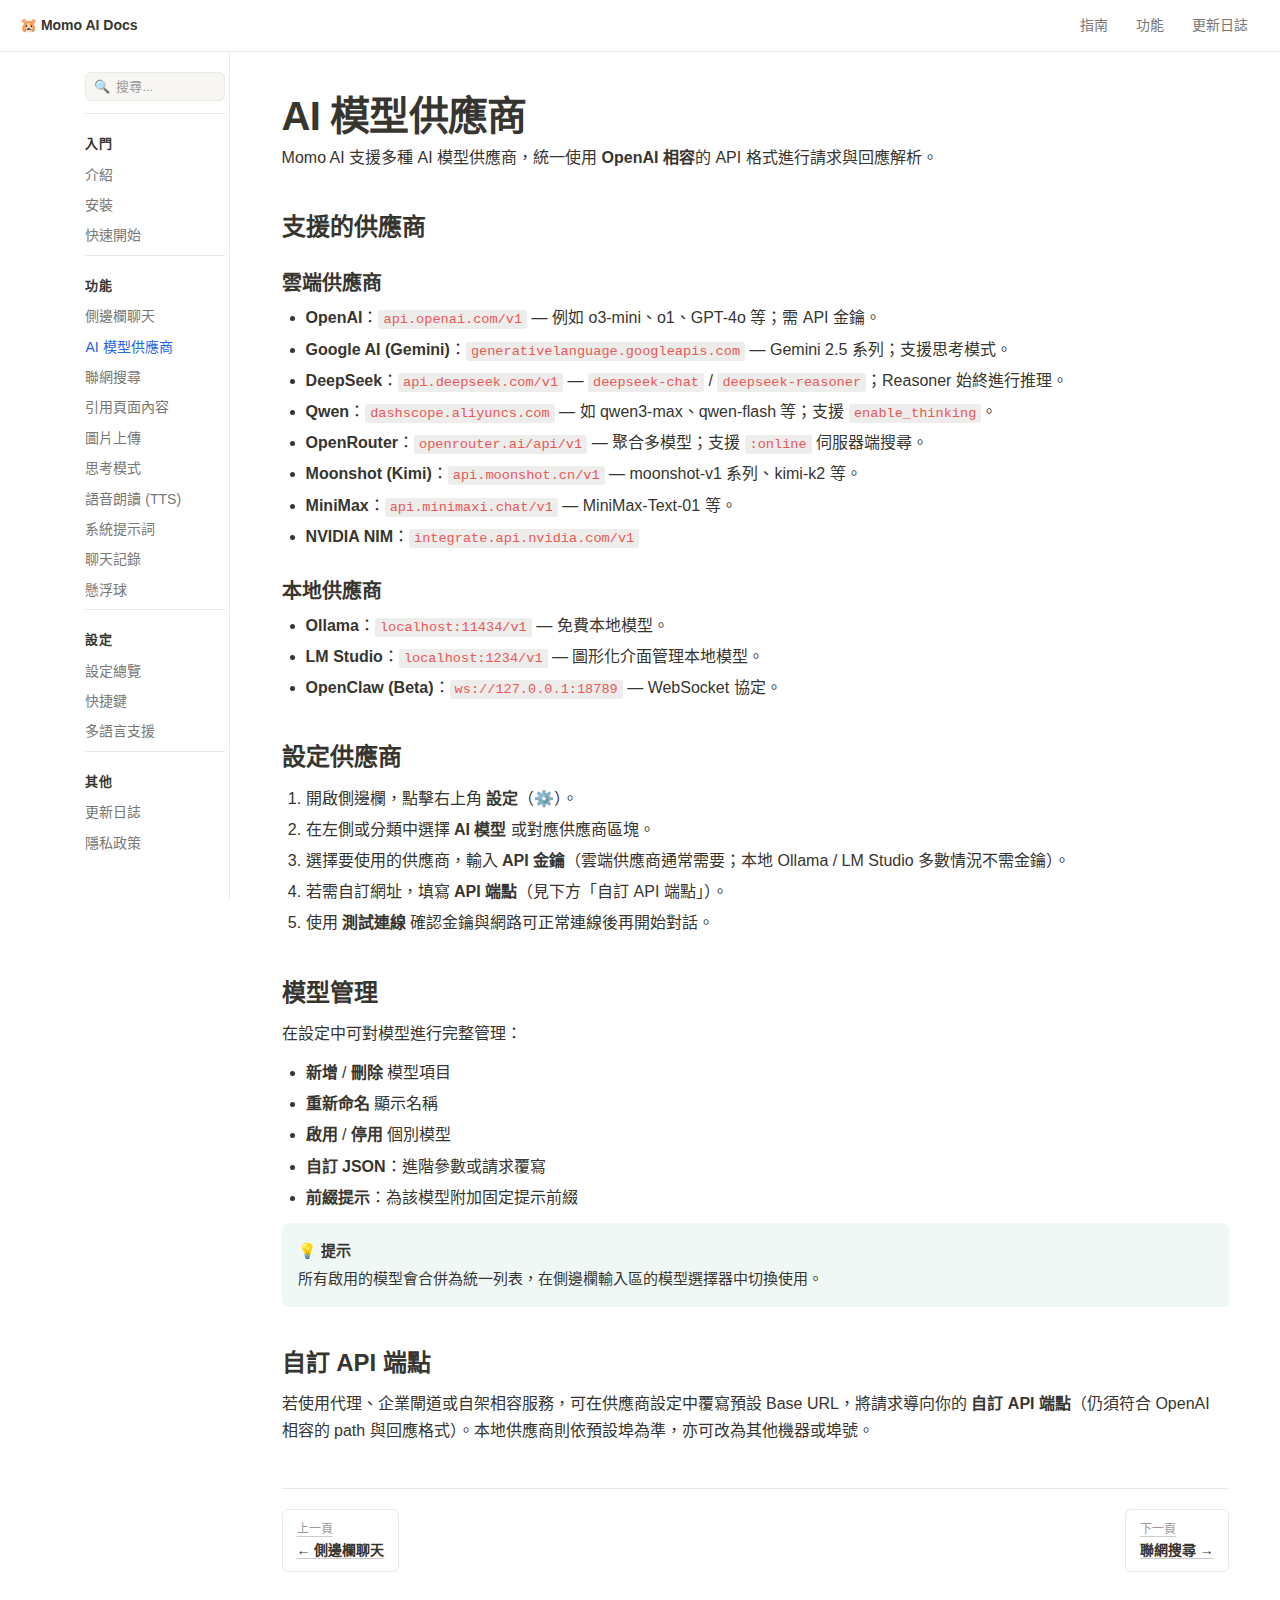
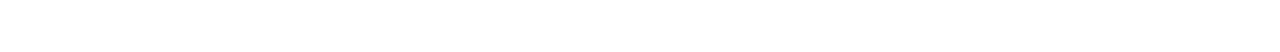
<file: ai-providers.html>
<!DOCTYPE html>
<html lang="zh-TW">
<head>
  <meta charset="UTF-8">
  <meta name="viewport" content="width=device-width,initial-scale=1.0">
  <title>AI 模型供應商 — Momo AI Docs</title>
  <link rel="stylesheet" href="docs.css">
  <script src="docs.js"></script>
</head>
<body>

<header class="site-header">
  <a class="logo" href="index.html">🐹 Momo AI Docs</a>
  <nav>
    <a href="index.html" class="hide-mobile">指南</a>
    <a href="sidebar-chat.html" class="hide-mobile">功能</a>
    <a href="changelog.html" class="hide-mobile">更新日誌</a>
    <button class="menu-toggle" aria-label="選單">☰</button>
  </nav>
</header>

<div class="backdrop"></div>
<div class="page-wrapper">

<aside class="sidebar">
  <div class="sidebar-search">
    <span class="search-icon">🔍</span>
    <input type="text" placeholder="搜尋...">
  </div>
  <div class="group-title">入門</div>
  <a href="index.html">介紹</a>
  <a href="installation.html">安裝</a>
  <a href="getting-started.html">快速開始</a>
  <div class="group-title">功能</div>
  <a href="sidebar-chat.html">側邊欄聊天</a>
  <a href="ai-providers.html">AI 模型供應商</a>
  <a href="web-search.html">聯網搜尋</a>
  <a href="page-capture.html">引用頁面內容</a>
  <a href="image-upload.html">圖片上傳</a>
  <a href="thinking-mode.html">思考模式</a>
  <a href="tts.html">語音朗讀 (TTS)</a>
  <a href="system-prompts.html">系統提示詞</a>
  <a href="chat-history.html">聊天記錄</a>
  <a href="float-ball.html">懸浮球</a>
  <div class="group-title">設定</div>
  <a href="settings.html">設定總覽</a>
  <a href="shortcuts.html">快捷鍵</a>
  <a href="i18n.html">多語言支援</a>
  <div class="group-title">其他</div>
  <a href="changelog.html">更新日誌</a>
  <a href="privacy.html">隱私政策</a>
</aside>

<main class="main-content">

<h1>AI 模型供應商</h1>
<p>Momo AI 支援多種 AI 模型供應商，統一使用 <strong>OpenAI 相容</strong>的 API 格式進行請求與回應解析。</p>

<h2>支援的供應商</h2>

<h3>雲端供應商</h3>
<ul>
  <li><strong>OpenAI</strong>：<code>api.openai.com/v1</code> — 例如 o3-mini、o1、GPT-4o 等；需 API 金鑰。</li>
  <li><strong>Google AI (Gemini)</strong>：<code>generativelanguage.googleapis.com</code> — Gemini 2.5 系列；支援思考模式。</li>
  <li><strong>DeepSeek</strong>：<code>api.deepseek.com/v1</code> — <code>deepseek-chat</code> / <code>deepseek-reasoner</code>；Reasoner 始終進行推理。</li>
  <li><strong>Qwen</strong>：<code>dashscope.aliyuncs.com</code> — 如 qwen3-max、qwen-flash 等；支援 <code>enable_thinking</code>。</li>
  <li><strong>OpenRouter</strong>：<code>openrouter.ai/api/v1</code> — 聚合多模型；支援 <code>:online</code> 伺服器端搜尋。</li>
  <li><strong>Moonshot (Kimi)</strong>：<code>api.moonshot.cn/v1</code> — moonshot-v1 系列、kimi-k2 等。</li>
  <li><strong>MiniMax</strong>：<code>api.minimaxi.chat/v1</code> — MiniMax-Text-01 等。</li>
  <li><strong>NVIDIA NIM</strong>：<code>integrate.api.nvidia.com/v1</code></li>
</ul>

<h3>本地供應商</h3>
<ul>
  <li><strong>Ollama</strong>：<code>localhost:11434/v1</code> — 免費本地模型。</li>
  <li><strong>LM Studio</strong>：<code>localhost:1234/v1</code> — 圖形化介面管理本地模型。</li>
  <li><strong>OpenClaw (Beta)</strong>：<code>ws://127.0.0.1:18789</code> — WebSocket 協定。</li>
</ul>

<h2>設定供應商</h2>
<ol>
  <li>開啟側邊欄，點擊右上角 <strong>設定</strong>（⚙️）。</li>
  <li>在左側或分類中選擇 <strong>AI 模型</strong> 或對應供應商區塊。</li>
  <li>選擇要使用的供應商，輸入 <strong>API 金鑰</strong>（雲端供應商通常需要；本地 Ollama / LM Studio 多數情況不需金鑰）。</li>
  <li>若需自訂網址，填寫 <strong>API 端點</strong>（見下方「自訂 API 端點」）。</li>
  <li>使用 <strong>測試連線</strong> 確認金鑰與網路可正常連線後再開始對話。</li>
</ol>

<h2>模型管理</h2>
<p>在設定中可對模型進行完整管理：</p>
<ul>
  <li><strong>新增</strong> / <strong>刪除</strong> 模型項目</li>
  <li><strong>重新命名</strong> 顯示名稱</li>
  <li><strong>啟用</strong> / <strong>停用</strong> 個別模型</li>
  <li><strong>自訂 JSON</strong>：進階參數或請求覆寫</li>
  <li><strong>前綴提示</strong>：為該模型附加固定提示前綴</li>
</ul>

<div class="callout tip">
  <strong>💡 提示</strong>
  所有啟用的模型會合併為統一列表，在側邊欄輸入區的模型選擇器中切換使用。
</div>

<h2>自訂 API 端點</h2>
<p>若使用代理、企業閘道或自架相容服務，可在供應商設定中覆寫預設 Base URL，將請求導向你的 <strong>自訂 API 端點</strong>（仍須符合 OpenAI 相容的 path 與回應格式）。本地供應商則依預設埠為準，亦可改為其他機器或埠號。</p>

<nav class="page-nav">
  <a href="sidebar-chat.html"><span class="label">上一頁</span><span class="title">← 側邊欄聊天</span></a>
  <a href="web-search.html"><span class="label">下一頁</span><span class="title">聯網搜尋 →</span></a>
</nav>

</main>
</div>
</body>
</html>
</file>
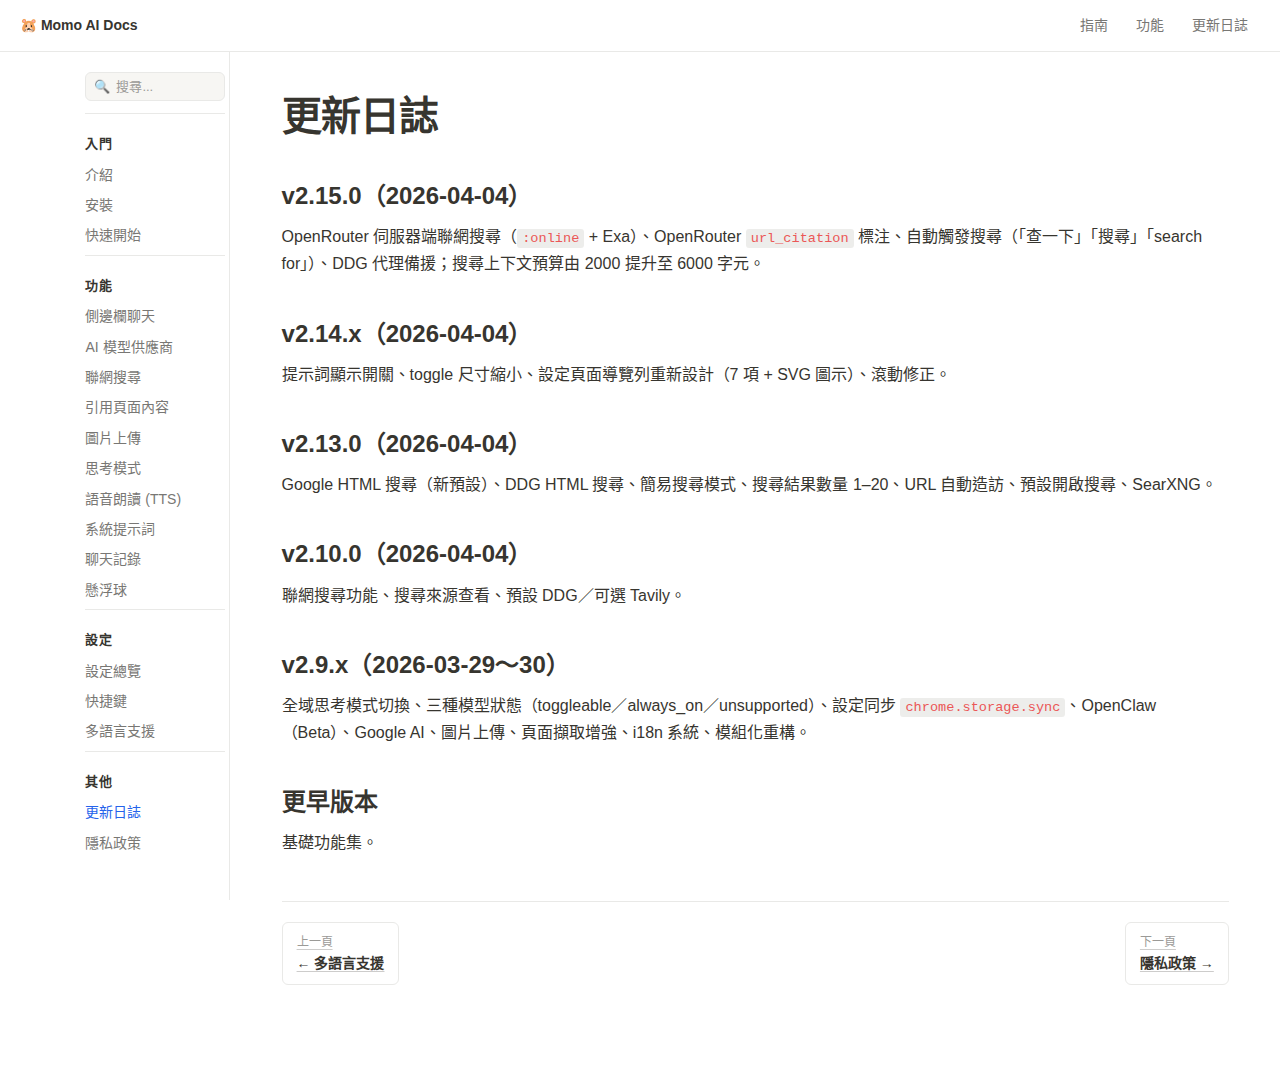
<file: changelog.html>
<!DOCTYPE html>
<html lang="zh-TW">
<head>
  <meta charset="UTF-8">
  <meta name="viewport" content="width=device-width,initial-scale=1.0">
  <title>更新日誌 — Momo AI Docs</title>
  <link rel="stylesheet" href="docs.css">
  <script src="docs.js"></script>
</head>
<body>
<header class="site-header">
  <a class="logo" href="index.html">🐹 Momo AI Docs</a>
  <nav>
    <a href="index.html" class="hide-mobile">指南</a>
    <a href="sidebar-chat.html" class="hide-mobile">功能</a>
    <a href="changelog.html" class="hide-mobile">更新日誌</a>
    <button class="menu-toggle" aria-label="選單">☰</button>
  </nav>
</header>
<div class="backdrop"></div>
<div class="page-wrapper">
<aside class="sidebar">
  <div class="sidebar-search">
    <span class="search-icon">🔍</span>
    <input type="text" placeholder="搜尋...">
  </div>
  <div class="group-title">入門</div>
  <a href="index.html">介紹</a>
  <a href="installation.html">安裝</a>
  <a href="getting-started.html">快速開始</a>
  <div class="group-title">功能</div>
  <a href="sidebar-chat.html">側邊欄聊天</a>
  <a href="ai-providers.html">AI 模型供應商</a>
  <a href="web-search.html">聯網搜尋</a>
  <a href="page-capture.html">引用頁面內容</a>
  <a href="image-upload.html">圖片上傳</a>
  <a href="thinking-mode.html">思考模式</a>
  <a href="tts.html">語音朗讀 (TTS)</a>
  <a href="system-prompts.html">系統提示詞</a>
  <a href="chat-history.html">聊天記錄</a>
  <a href="float-ball.html">懸浮球</a>
  <div class="group-title">設定</div>
  <a href="settings.html">設定總覽</a>
  <a href="shortcuts.html">快捷鍵</a>
  <a href="i18n.html">多語言支援</a>
  <div class="group-title">其他</div>
  <a href="changelog.html">更新日誌</a>
  <a href="privacy.html">隱私政策</a>
</aside>
<main class="main-content">
<h1>更新日誌</h1>

<h2>v2.15.0（2026-04-04）</h2>
<p>OpenRouter 伺服器端聯網搜尋（<code>:online</code> + Exa）、OpenRouter <code>url_citation</code> 標注、自動觸發搜尋（「查一下」「搜尋」「search for」）、DDG 代理備援；搜尋上下文預算由 2000 提升至 6000 字元。</p>

<h2>v2.14.x（2026-04-04）</h2>
<p>提示詞顯示開關、toggle 尺寸縮小、設定頁面導覽列重新設計（7 項 + SVG 圖示）、滾動修正。</p>

<h2>v2.13.0（2026-04-04）</h2>
<p>Google HTML 搜尋（新預設）、DDG HTML 搜尋、簡易搜尋模式、搜尋結果數量 1–20、URL 自動造訪、預設開啟搜尋、SearXNG。</p>

<h2>v2.10.0（2026-04-04）</h2>
<p>聯網搜尋功能、搜尋來源查看、預設 DDG／可選 Tavily。</p>

<h2>v2.9.x（2026-03-29～30）</h2>
<p>全域思考模式切換、三種模型狀態（toggleable／always_on／unsupported）、設定同步 <code>chrome.storage.sync</code>、OpenClaw（Beta）、Google AI、圖片上傳、頁面擷取增強、i18n 系統、模組化重構。</p>

<h2>更早版本</h2>
<p>基礎功能集。</p>

<nav class="page-nav">
  <a href="i18n.html"><span class="label">上一頁</span><span class="title">← 多語言支援</span></a>
  <a href="privacy.html"><span class="label">下一頁</span><span class="title">隱私政策 →</span></a>
</nav>
</main>
</div>
</body>
</html>
</file>
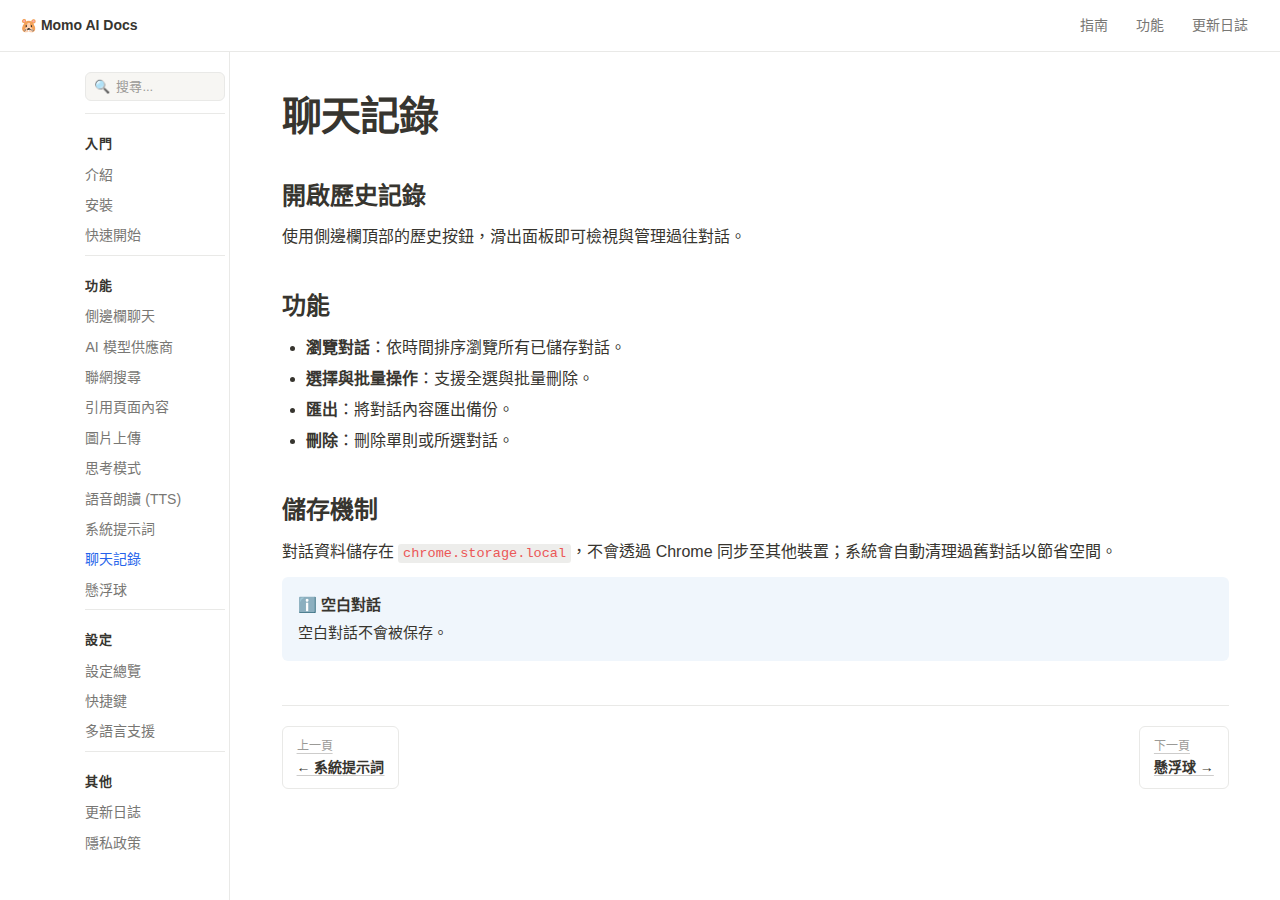
<file: chat-history.html>
<!DOCTYPE html>
<html lang="zh-TW">
<head>
  <meta charset="UTF-8">
  <meta name="viewport" content="width=device-width,initial-scale=1.0">
  <title>聊天記錄 — Momo AI Docs</title>
  <link rel="stylesheet" href="docs.css">
  <script src="docs.js"></script>
</head>
<body>
<header class="site-header">
  <a class="logo" href="index.html">🐹 Momo AI Docs</a>
  <nav>
    <a href="index.html" class="hide-mobile">指南</a>
    <a href="sidebar-chat.html" class="hide-mobile">功能</a>
    <a href="changelog.html" class="hide-mobile">更新日誌</a>
    <button class="menu-toggle" aria-label="選單">☰</button>
  </nav>
</header>
<div class="backdrop"></div>
<div class="page-wrapper">
<aside class="sidebar">
  <div class="sidebar-search">
    <span class="search-icon">🔍</span>
    <input type="text" placeholder="搜尋...">
  </div>
  <div class="group-title">入門</div>
  <a href="index.html">介紹</a>
  <a href="installation.html">安裝</a>
  <a href="getting-started.html">快速開始</a>
  <div class="group-title">功能</div>
  <a href="sidebar-chat.html">側邊欄聊天</a>
  <a href="ai-providers.html">AI 模型供應商</a>
  <a href="web-search.html">聯網搜尋</a>
  <a href="page-capture.html">引用頁面內容</a>
  <a href="image-upload.html">圖片上傳</a>
  <a href="thinking-mode.html">思考模式</a>
  <a href="tts.html">語音朗讀 (TTS)</a>
  <a href="system-prompts.html">系統提示詞</a>
  <a href="chat-history.html">聊天記錄</a>
  <a href="float-ball.html">懸浮球</a>
  <div class="group-title">設定</div>
  <a href="settings.html">設定總覽</a>
  <a href="shortcuts.html">快捷鍵</a>
  <a href="i18n.html">多語言支援</a>
  <div class="group-title">其他</div>
  <a href="changelog.html">更新日誌</a>
  <a href="privacy.html">隱私政策</a>
</aside>
<main class="main-content">
<h1>聊天記錄</h1>

<h2>開啟歷史記錄</h2>
<p>使用側邊欄頂部的歷史按鈕，滑出面板即可檢視與管理過往對話。</p>

<h2>功能</h2>
<ul>
  <li><strong>瀏覽對話</strong>：依時間排序瀏覽所有已儲存對話。</li>
  <li><strong>選擇與批量操作</strong>：支援全選與批量刪除。</li>
  <li><strong>匯出</strong>：將對話內容匯出備份。</li>
  <li><strong>刪除</strong>：刪除單則或所選對話。</li>
</ul>

<h2>儲存機制</h2>
<p>對話資料儲存在 <code>chrome.storage.local</code>，不會透過 Chrome 同步至其他裝置；系統會自動清理過舊對話以節省空間。</p>
<div class="callout info"><strong>ℹ️ 空白對話</strong>空白對話不會被保存。</div>

<nav class="page-nav">
  <a href="system-prompts.html"><span class="label">上一頁</span><span class="title">← 系統提示詞</span></a>
  <a href="float-ball.html"><span class="label">下一頁</span><span class="title">懸浮球 →</span></a>
</nav>
</main>
</div>
</body>
</html>
</file>
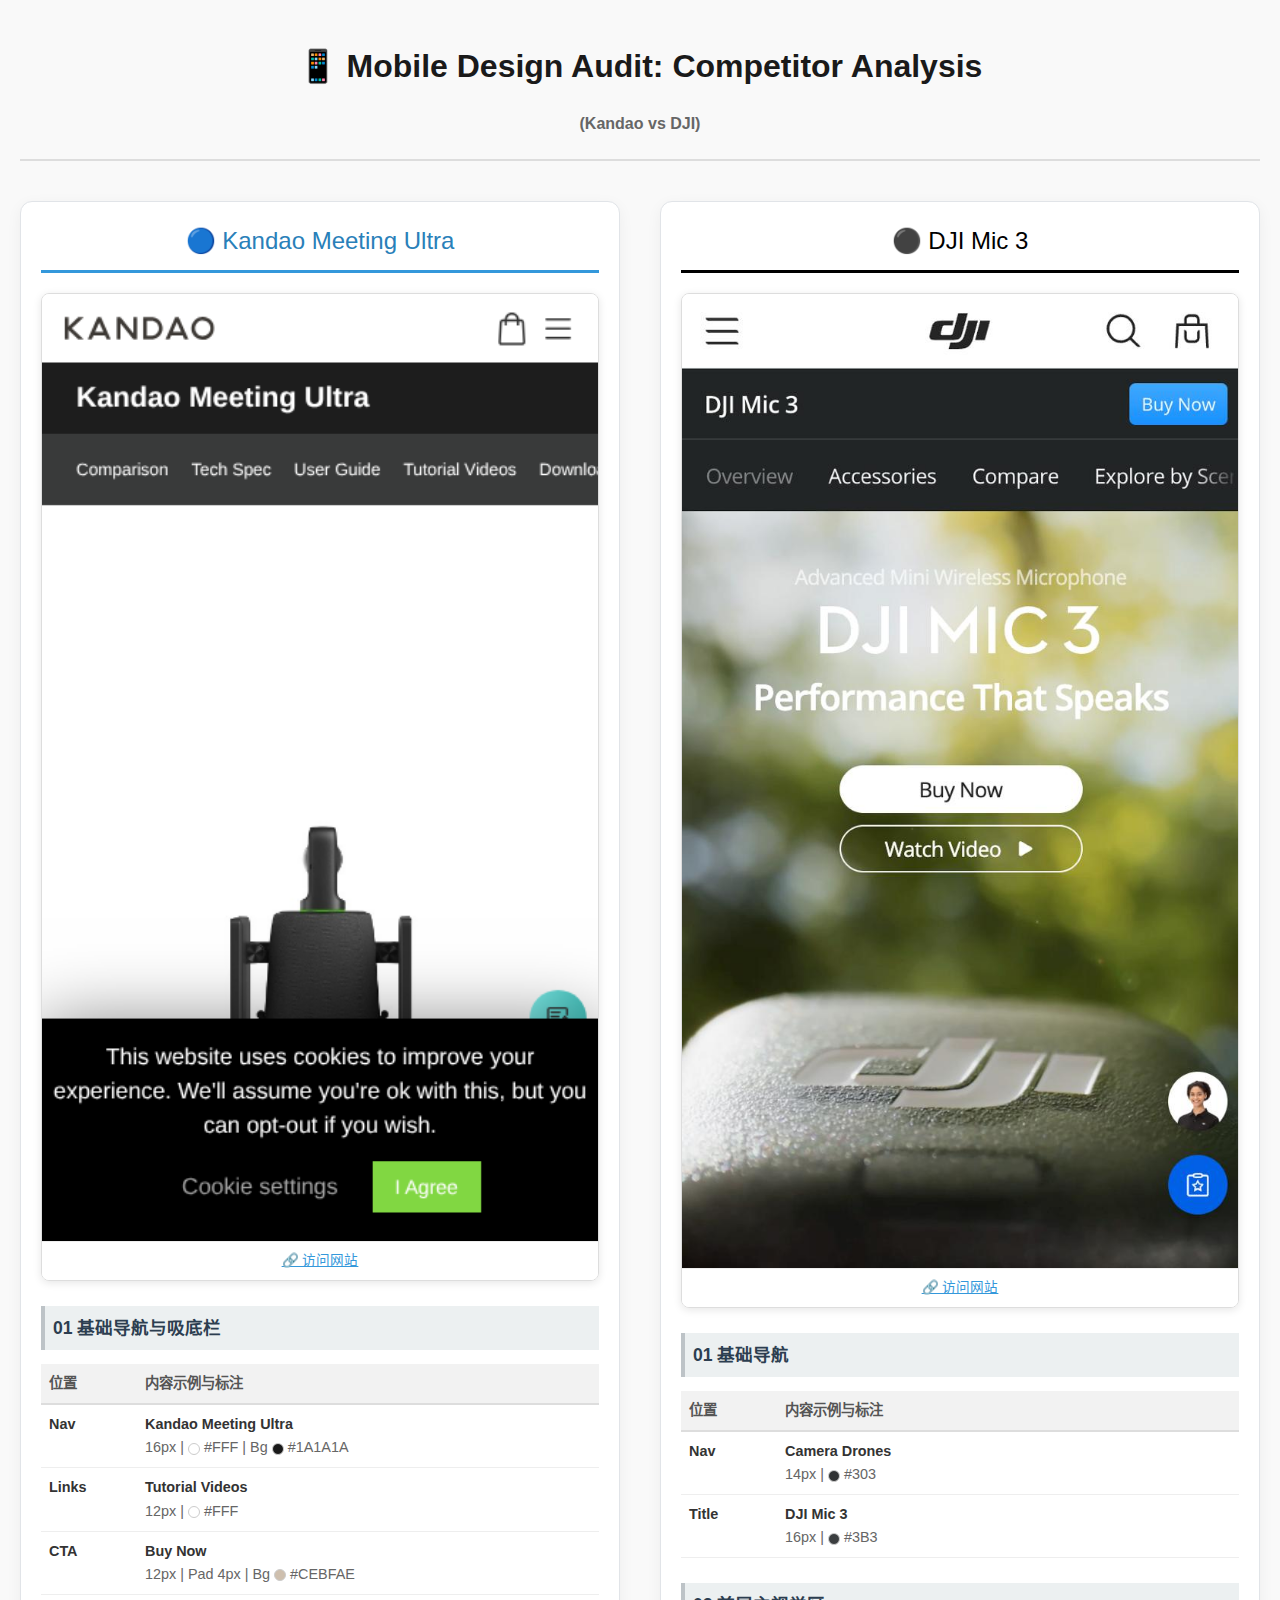
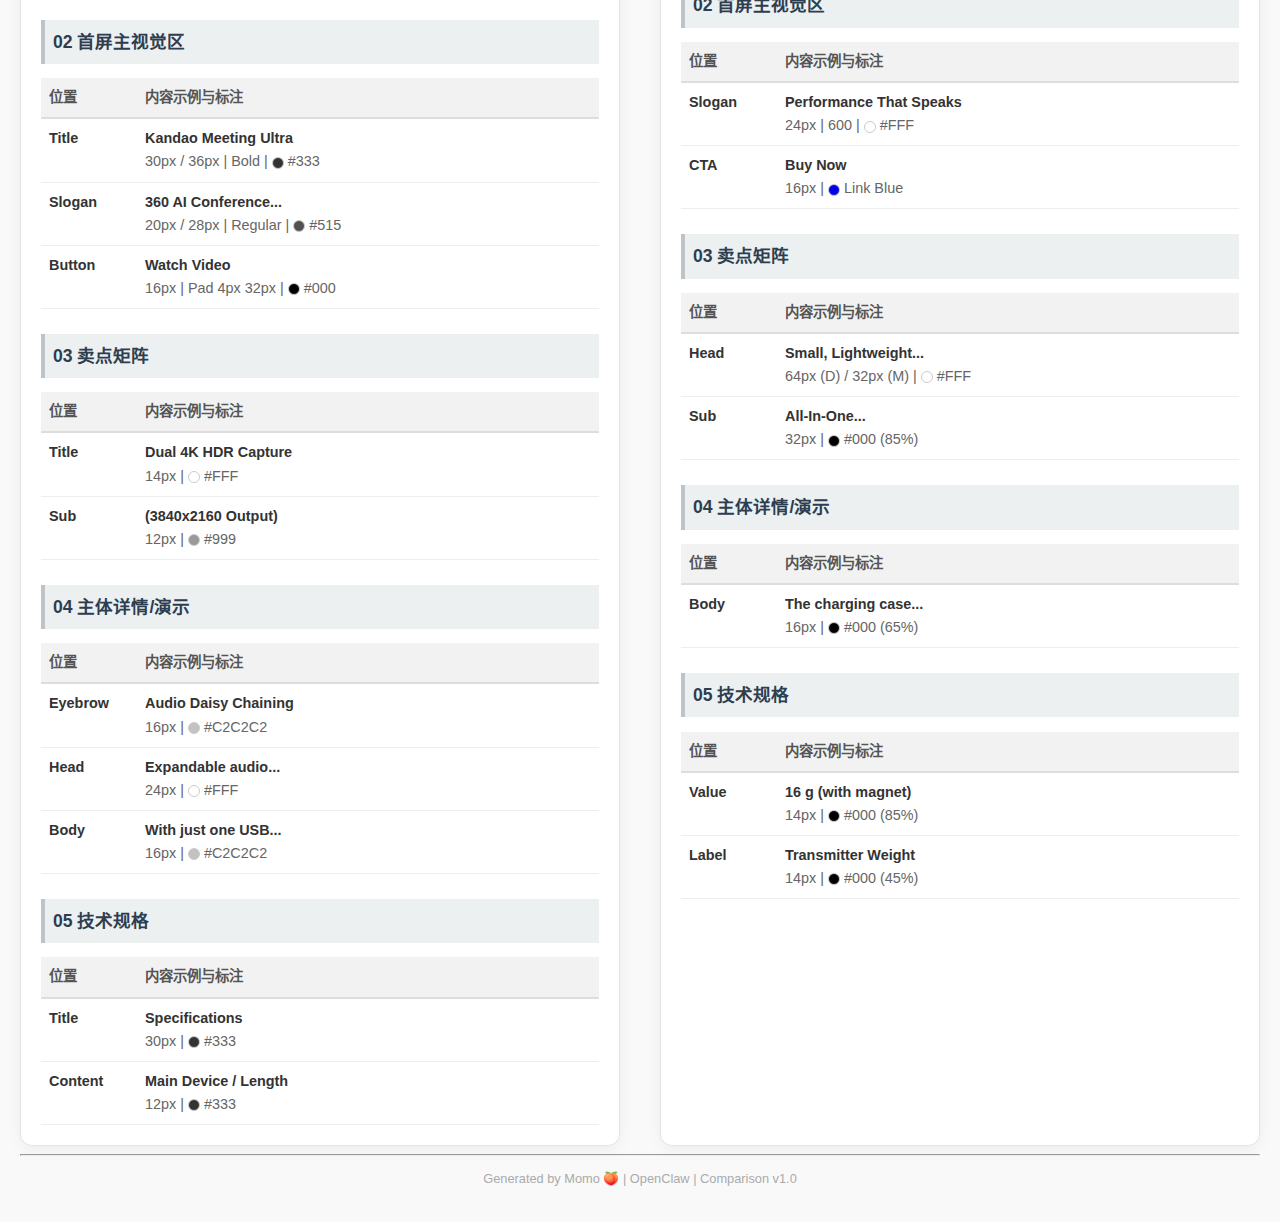
<file: comparison-full.html>
<!DOCTYPE html>
<html lang="zh-HK">
<head>
    <meta charset="UTF-8">
    <meta name="viewport" content="width=device-width, initial-scale=1.0">
    <title>Mobile Design Audit: Competitor Analysis | 競品設計對比</title>
    <style>
        body { font-family: -apple-system, BlinkMacSystemFont, "Segoe UI", Roboto, Helvetica, Arial, sans-serif; line-height: 1.6; max-width: 1400px; margin: 0 auto; padding: 20px; color: #333; background-color: #f9f9f9; }
        h1 { border-bottom: 2px solid #ddd; padding-bottom: 15px; color: #1a1a1a; text-align: center; margin-bottom: 40px; }
        
        .grid-container {
            display: grid;
            grid-template-columns: 1fr 1fr;
            gap: 40px;
        }

        /* Mobile Responsive */
        @media (max-width: 900px) {
            .grid-container { grid-template-columns: 1fr; }
        }

        .brand-section { background: white; border: 1px solid #e1e4e8; border-radius: 12px; padding: 20px; box-shadow: 0 4px 15px rgba(0,0,0,0.05); }
        .brand-title { font-size: 1.5em; margin-bottom: 20px; padding-bottom: 10px; border-bottom: 3px solid; text-align: center; }
        
        /* Kandao Theme */
        .kandao-theme .brand-title { border-color: #3498db; color: #2980b9; }
        /* DJI Theme */
        .dji-theme .brand-title { border-color: #000000; color: #000000; }

        h2 { margin-top: 25px; color: #2c3e50; border-left: 4px solid #bdc3c7; padding-left: 8px; background: #ecf0f1; padding: 8px; font-size: 1.1em; }
        
        /* Table Styles */
        .spec-table { width: 100%; border-collapse: collapse; margin-top: 10px; background: white; font-size: 0.9em; }
        .spec-table th { background-color: #f2f2f2; padding: 8px; text-align: left; font-weight: 600; color: #555; border-bottom: 2px solid #ddd; }
        .spec-table td { padding: 8px; border-bottom: 1px solid #eee; vertical-align: top; }
        .spec-table tr:hover { background-color: #f5f5f5; }
        
        .color-box { display: inline-block; width: 10px; height: 10px; border-radius: 50%; border: 1px solid #ccc; vertical-align: middle; margin-right: 4px; }
        
        /* Screenshot */
        .screenshot-container { margin: 15px 0; border: 1px solid #ddd; border-radius: 8px; overflow: hidden; box-shadow: 0 2px 8px rgba(0,0,0,0.1); }
        .screenshot-container img { width: 100%; display: block; }
        .caption { padding: 8px; background: #fff; font-size: 0.85em; color: #777; border-top: 1px solid #eee; text-align: center; }
    </style>
</head>
<body>
    <h1>📱 Mobile Design Audit: Competitor Analysis <br><small style="font-size:0.5em; color:#666;">(Kandao vs DJI)</small></h1>
    
    <div class="grid-container">
        
        <!-- ========================================= -->
        <!-- LEFT: KANDAO SECTION -->
        <!-- ========================================= -->
        <div class="brand-section kandao-theme">
            <div class="brand-title">🔵 Kandao Meeting Ultra</div>
            
            <!-- Screenshot -->
            <div class="screenshot-container">
                <img src="kandao_hero.png" alt="Kandao Hero Section">
                <div class="caption">
                    <a href="https://www.kandaovr.com/meeting-ultra" target="_blank" style="color:#3498db;">🔗 访问网站</a>
                </div>
            </div>

            <h2>01 基础导航与吸底栏</h2>
            <table class="spec-table">
                <thead><tr><th width="80">位置</th><th>内容示例与标注</th></tr></thead>
                <tbody>
                    <tr><td><strong>Nav</strong></td><td><div style="font-weight:bold;">Kandao Meeting Ultra</div><span style="color:#666;">16px | <span class="color-box" style="background:#FFF;"></span>#FFF | Bg <span class="color-box" style="background:#1A1A1A;"></span>#1A1A1A</span></td></tr>
                    <tr><td><strong>Links</strong></td><td><div style="font-weight:bold;">Tutorial Videos</div><span style="color:#666;">12px | <span class="color-box" style="background:#FFF;"></span>#FFF</span></td></tr>
                    <tr><td><strong>CTA</strong></td><td><div style="font-weight:bold;">Buy Now</div><span style="color:#666;">12px | Pad 4px | Bg <span class="color-box" style="background:#CEBFAE;"></span>#CEBFAE</span></td></tr>
                </tbody>
            </table>

            <h2>02 首屏主视觉区</h2>
            <table class="spec-table">
                <thead><tr><th width="80">位置</th><th>内容示例与标注</th></tr></thead>
                <tbody>
                    <tr><td><strong>Title</strong></td><td><div style="font-weight:bold;">Kandao Meeting Ultra</div><span style="color:#666;">30px / 36px | Bold | <span class="color-box" style="background:#333;"></span>#333</span></td></tr>
                    <tr><td><strong>Slogan</strong></td><td><div style="font-weight:bold;">360 AI Conference...</div><span style="color:#666;">20px / 28px | Regular | <span class="color-box" style="background:#515151;"></span>#515</span></td></tr>
                    <tr><td><strong>Button</strong></td><td><div style="font-weight:bold;">Watch Video</div><span style="color:#666;">16px | Pad 4px 32px | <span class="color-box" style="background:#000;"></span>#000</span></td></tr>
                </tbody>
            </table>

            <h2>03 卖点矩阵</h2>
            <table class="spec-table">
                <thead><tr><th width="80">位置</th><th>内容示例与标注</th></tr></thead>
                <tbody>
                    <tr><td><strong>Title</strong></td><td><div style="font-weight:bold;">Dual 4K HDR Capture</div><span style="color:#666;">14px | <span class="color-box" style="background:#FFF;"></span>#FFF</span></td></tr>
                    <tr><td><strong>Sub</strong></td><td><div style="font-weight:bold;">(3840x2160 Output)</div><span style="color:#666;">12px | <span class="color-box" style="background:#999;"></span>#999</span></td></tr>
                </tbody>
            </table>

            <h2>04 主体详情/演示</h2>
            <table class="spec-table">
                <thead><tr><th width="80">位置</th><th>内容示例与标注</th></tr></thead>
                <tbody>
                    <tr><td><strong>Eyebrow</strong></td><td><div style="font-weight:bold;">Audio Daisy Chaining</div><span style="color:#666;">16px | <span class="color-box" style="background:#C2C2C2;"></span>#C2C2C2</span></td></tr>
                    <tr><td><strong>Head</strong></td><td><div style="font-weight:bold;">Expandable audio...</div><span style="color:#666;">24px | <span class="color-box" style="background:#FFF;"></span>#FFF</span></td></tr>
                    <tr><td><strong>Body</strong></td><td><div style="font-weight:bold;">With just one USB...</div><span style="color:#666;">16px | <span class="color-box" style="background:#C2C2C2;"></span>#C2C2C2</span></td></tr>
                </tbody>
            </table>

            <h2>05 技术规格</h2>
            <table class="spec-table">
                <thead><tr><th width="80">位置</th><th>内容示例与标注</th></tr></thead>
                <tbody>
                    <tr><td><strong>Title</strong></td><td><div style="font-weight:bold;">Specifications</div><span style="color:#666;">30px | <span class="color-box" style="background:#333;"></span>#333</span></td></tr>
                    <tr><td><strong>Content</strong></td><td><div style="font-weight:bold;">Main Device / Length</div><span style="color:#666;">12px | <span class="color-box" style="background:#333;"></span>#333</span></td></tr>
                </tbody>
            </table>
        </div>

        <!-- ========================================= -->
        <!-- RIGHT: DJI SECTION -->
        <!-- ========================================= -->
        <div class="brand-section dji-theme">
            <div class="brand-title">⚫ DJI Mic 3</div>
            
            <!-- Screenshot -->
            <div class="screenshot-container">
                <img src="dji_mobile_ref.jpg" alt="DJI Hero Section">
                <div class="caption">
                    <a href="https://www.dji.com/mobile/mic-3" target="_blank" style="color:#3498db;">🔗 访问网站</a>
                </div>
            </div>

            <h2>01 基础导航</h2>
            <table class="spec-table">
                <thead><tr><th width="80">位置</th><th>内容示例与标注</th></tr></thead>
                <tbody>
                    <tr><td><strong>Nav</strong></td><td><div style="font-weight:bold;">Camera Drones</div><span style="color:#666;">14px | <span class="color-box" style="background:#303233;"></span>#303</span></td></tr>
                    <tr><td><strong>Title</strong></td><td><div style="font-weight:bold;">DJI Mic 3</div><span style="color:#666;">16px | <span class="color-box" style="background:#3B3E40;"></span>#3B3</span></td></tr>
                </tbody>
            </table>

            <h2>02 首屏主视觉区</h2>
            <table class="spec-table">
                <thead><tr><th width="80">位置</th><th>内容示例与标注</th></tr></thead>
                <tbody>
                    <tr><td><strong>Slogan</strong></td><td><div style="font-weight:bold;">Performance That Speaks</div><span style="color:#666;">24px | 600 | <span class="color-box" style="background:#FFF;"></span>#FFF</span></td></tr>
                    <tr><td><strong>CTA</strong></td><td><div style="font-weight:bold;">Buy Now</div><span style="color:#666;">16px | <span class="color-box" style="background:#0000EE;"></span>Link Blue</span></td></tr>
                </tbody>
            </table>

            <h2>03 卖点矩阵</h2>
            <table class="spec-table">
                <thead><tr><th width="80">位置</th><th>内容示例与标注</th></tr></thead>
                <tbody>
                    <tr><td><strong>Head</strong></td><td><div style="font-weight:bold;">Small, Lightweight...</div><span style="color:#666;">64px (D) / 32px (M) | <span class="color-box" style="background:#FFF;"></span>#FFF</span></td></tr>
                    <tr><td><strong>Sub</strong></td><td><div style="font-weight:bold;">All-In-One...</div><span style="color:#666;">32px | <span class="color-box" style="background:#000;"></span>#000 (85%)</span></td></tr>
                </tbody>
            </table>

            <h2>04 主体详情/演示</h2>
            <table class="spec-table">
                <thead><tr><th width="80">位置</th><th>内容示例与标注</th></tr></thead>
                <tbody>
                    <tr><td><strong>Body</strong></td><td><div style="font-weight:bold;">The charging case...</div><span style="color:#666;">16px | <span class="color-box" style="background:#000;"></span>#000 (65%)</span></td></tr>
                </tbody>
            </table>

            <h2>05 技术规格</h2>
            <table class="spec-table">
                <thead><tr><th width="80">位置</th><th>内容示例与标注</th></tr></thead>
                <tbody>
                    <tr><td><strong>Value</strong></td><td><div style="font-weight:bold;">16 g (with magnet)</div><span style="color:#666;">14px | <span class="color-box" style="background:#000;"></span>#000 (85%)</span></td></tr>
                    <tr><td><strong>Label</strong></td><td><div style="font-weight:bold;">Transmitter Weight</div><span style="color:#666;">14px | <span class="color-box" style="background:#000;"></span>#000 (45%)</span></td></tr>
                </tbody>
            </table>
        </div>
    </div>

    <hr>
    <p style="text-align: center; color: #aaa; font-size: 0.8em;">Generated by Momo 🍑 | OpenClaw | Comparison v1.0</p>
</body>
</html>
</file>
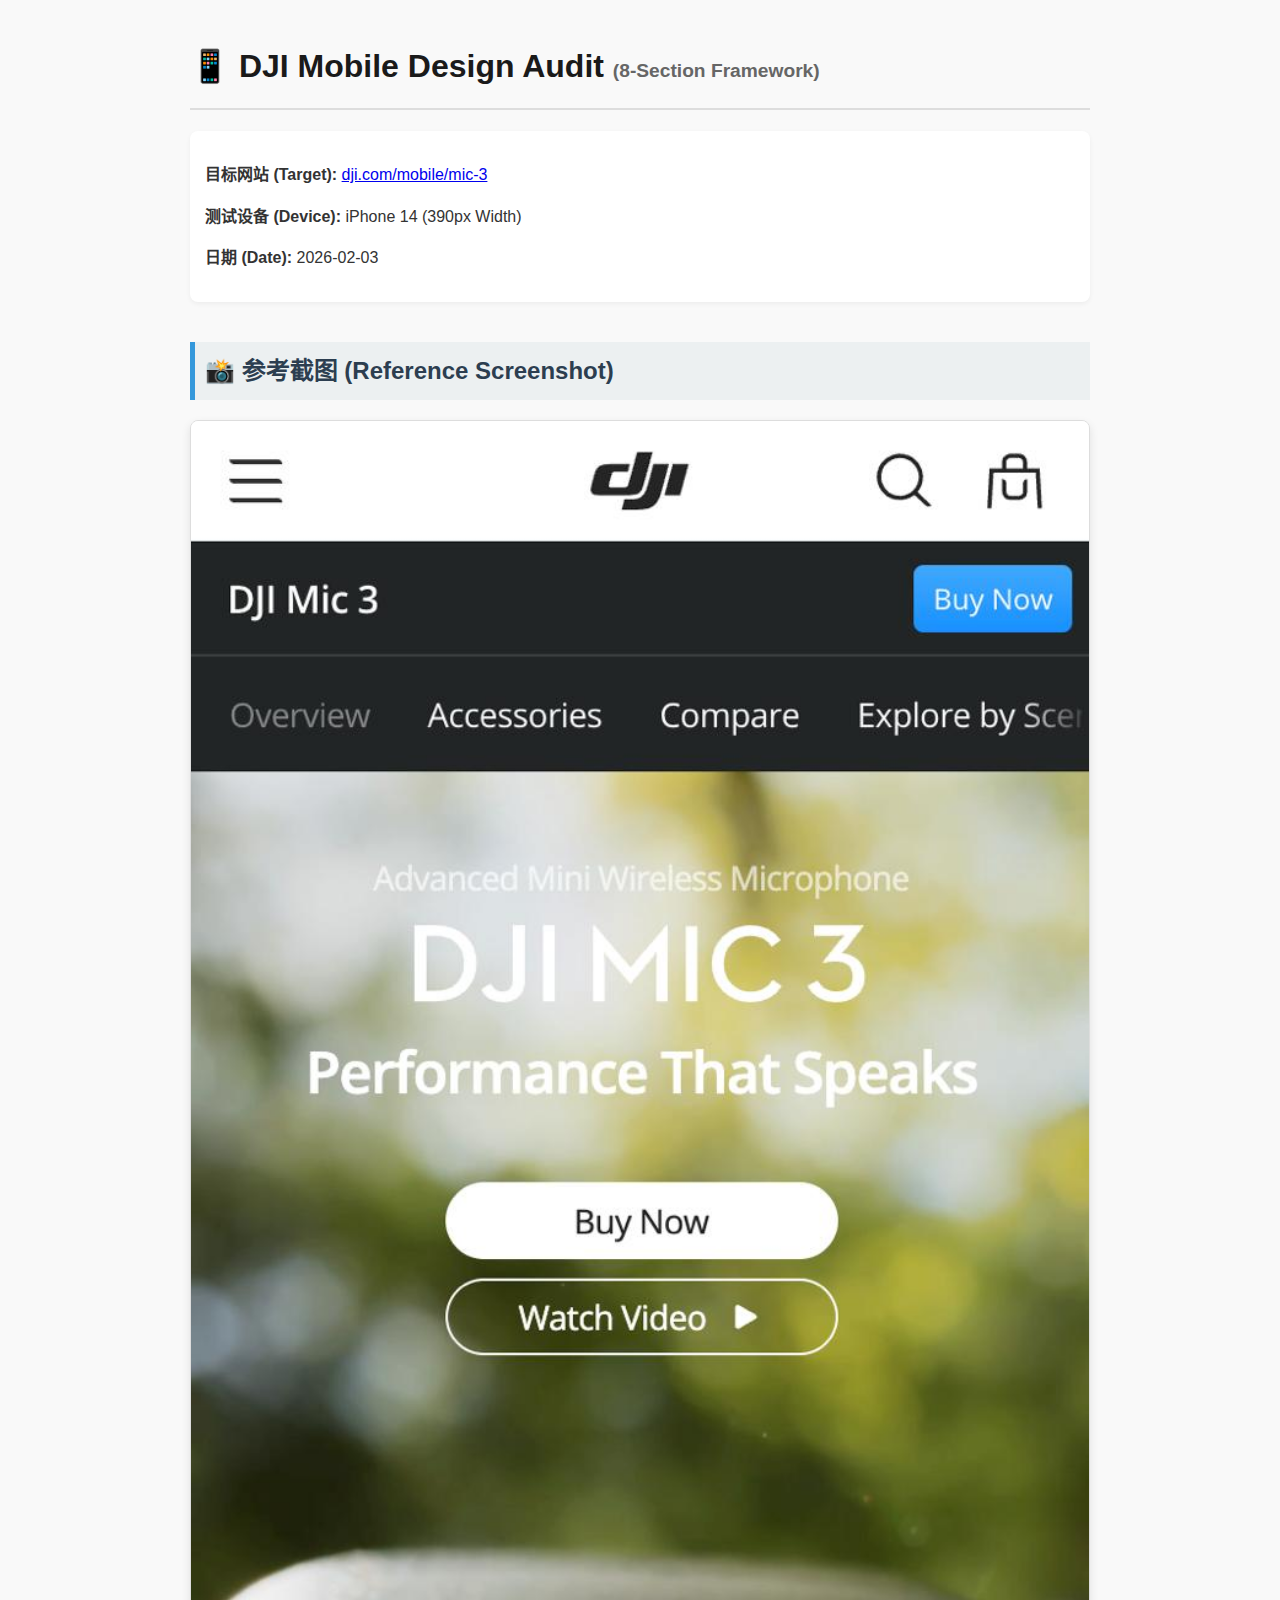
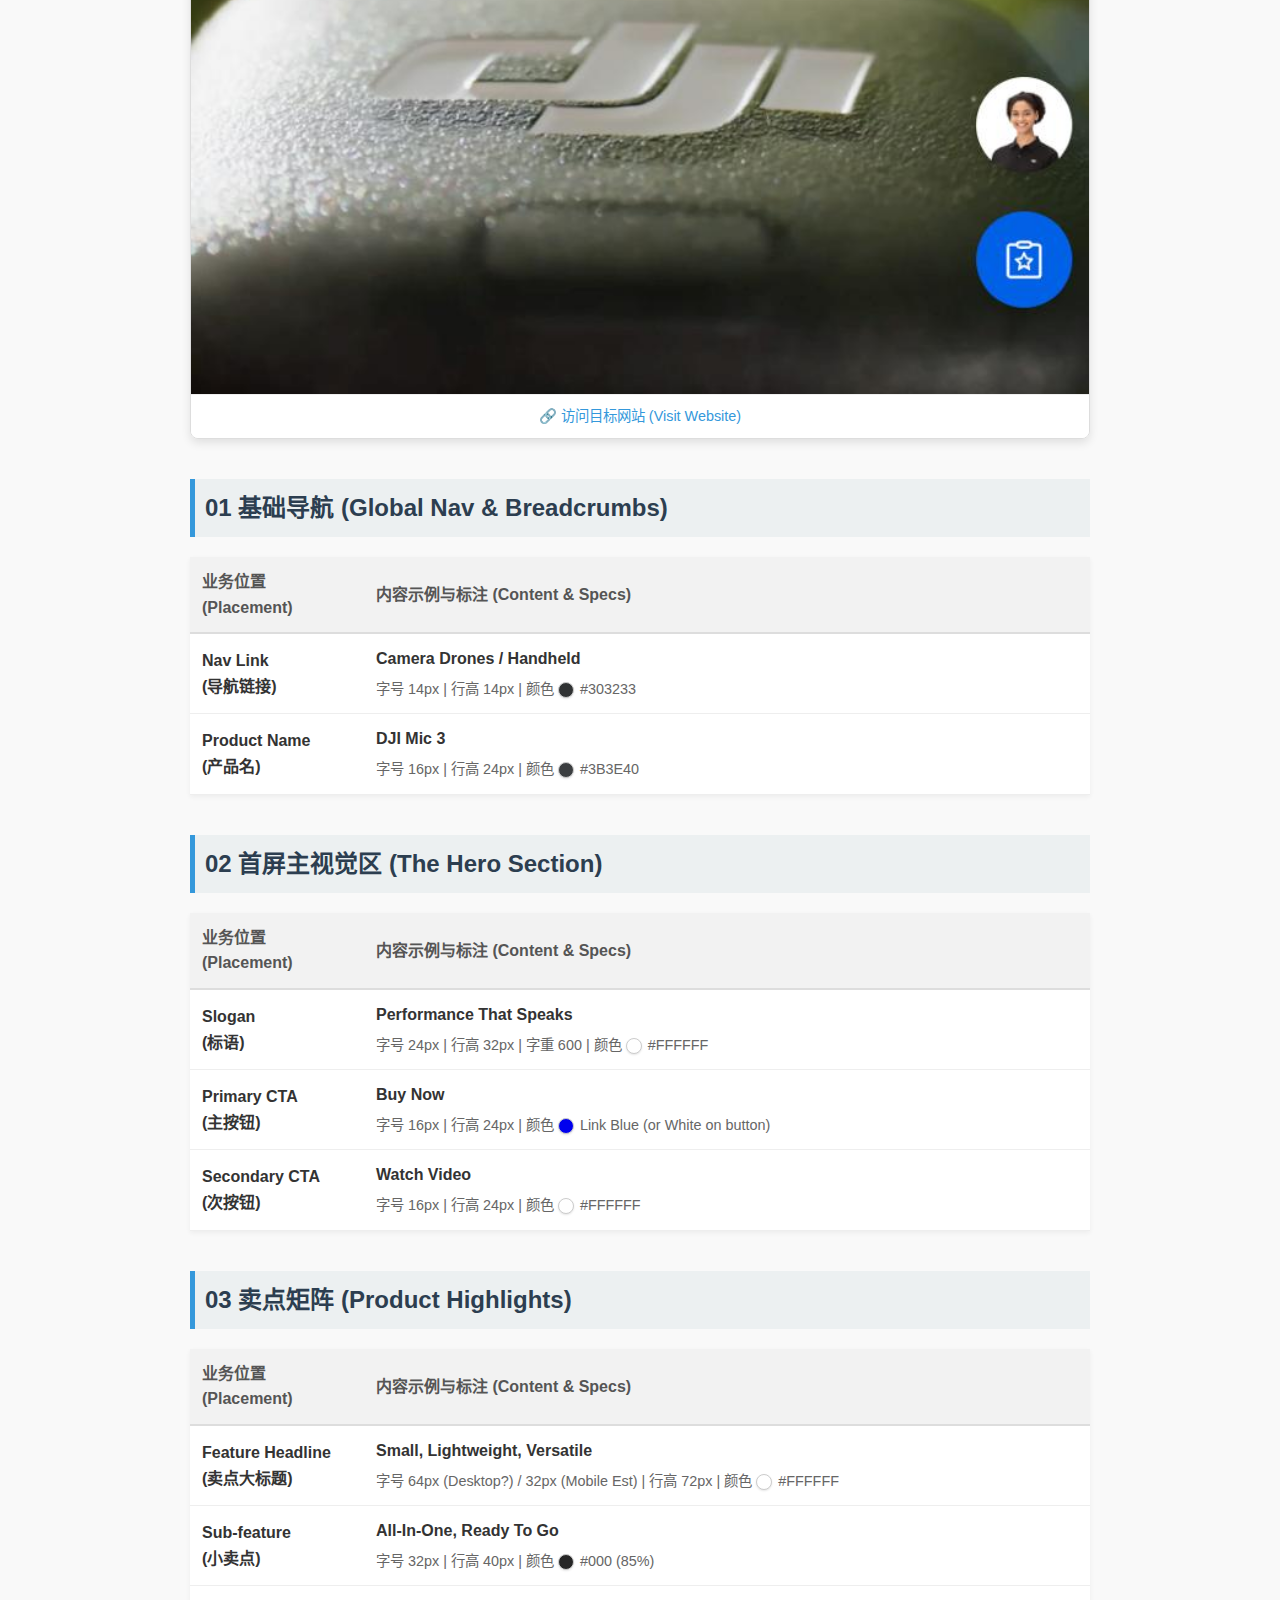
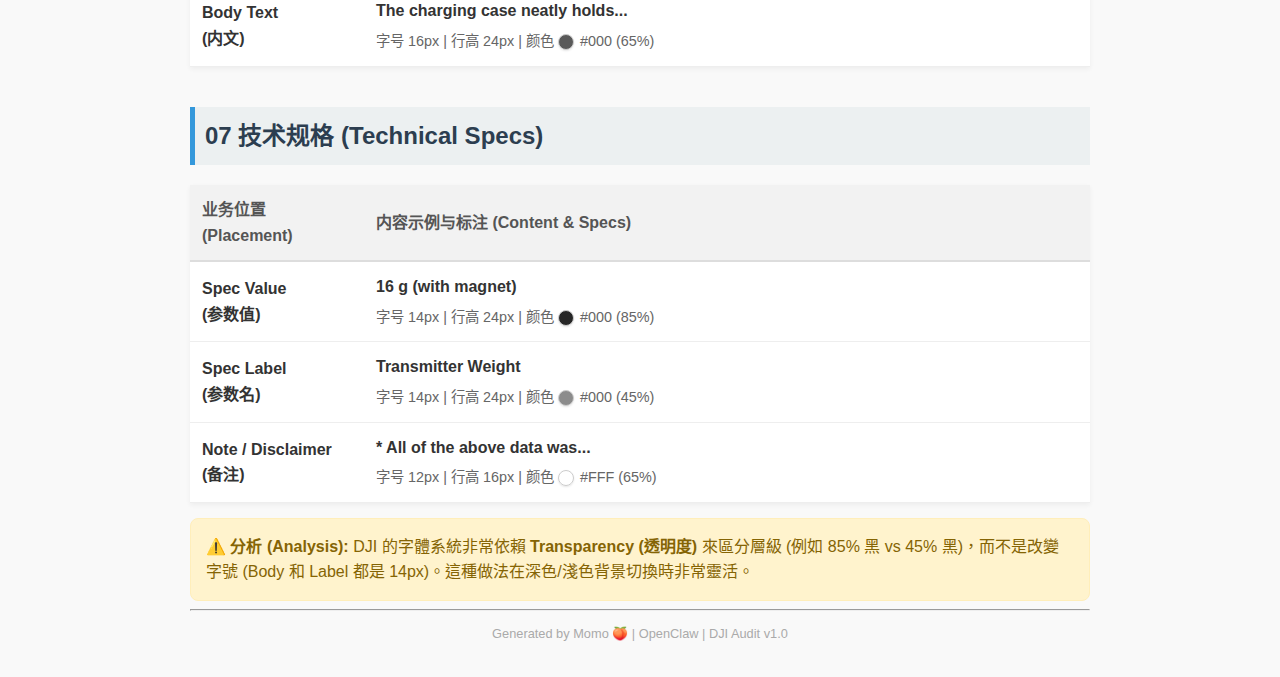
<file: dji-typography.html>
<!DOCTYPE html>
<html lang="zh-HK">
<head>
    <meta charset="UTF-8">
    <meta name="viewport" content="width=device-width, initial-scale=1.0">
    <title>DJI Mobile Design Audit | 大疆手机端设计审查</title>
    <style>
        body { font-family: -apple-system, BlinkMacSystemFont, "Segoe UI", Roboto, Helvetica, Arial, sans-serif; line-height: 1.6; max-width: 900px; margin: 0 auto; padding: 20px; color: #333; background-color: #f9f9f9; }
        h1 { border-bottom: 2px solid #ddd; padding-bottom: 15px; color: #1a1a1a; }
        h2 { margin-top: 40px; color: #2c3e50; border-left: 5px solid #3498db; padding-left: 10px; background: #ecf0f1; padding: 10px; }
        
        /* Table Styles */
        .spec-table { width: 100%; border-collapse: collapse; margin-top: 15px; background: white; box-shadow: 0 2px 5px rgba(0,0,0,0.05); }
        .spec-table th { background-color: #f2f2f2; padding: 12px; text-align: left; font-weight: 600; color: #555; border-bottom: 2px solid #ddd; }
        .spec-table td { padding: 12px; border-bottom: 1px solid #eee; vertical-align: middle; }
        .spec-table tr:hover { background-color: #f5f5f5; }
        
        /* Tags & Colors */
        .color-box { display: inline-block; width: 14px; height: 14px; border-radius: 50%; border: 1px solid #ccc; vertical-align: middle; margin-right: 6px; box-shadow: 0 1px 2px rgba(0,0,0,0.1); }
        .tag { display: inline-block; padding: 3px 8px; border-radius: 4px; font-size: 12px; font-weight: bold; color: white; text-transform: uppercase; }
        .tag-title { background-color: #e74c3c; }
        .tag-body { background-color: #27ae60; }
        .tag-btn { background-color: #3498db; }

        /* Screenshot Container */
        .screenshot-container { margin: 20px 0; border: 1px solid #ddd; border-radius: 8px; overflow: hidden; box-shadow: 0 4px 10px rgba(0,0,0,0.1); }
        .screenshot-container img { width: 100%; display: block; }
        .caption { padding: 10px; background: #fff; font-size: 0.9em; color: #777; border-top: 1px solid #eee; text-align: center; }

        .analysis-box { background: #fff3cd; border: 1px solid #ffeeba; padding: 15px; border-radius: 8px; margin-top: 15px; color: #856404; }
    </style>
</head>
<body>
    <h1>📱 DJI Mobile Design Audit <small style="font-size:0.6em; color:#666;">(8-Section Framework)</small></h1>
    
    <div style="background: white; padding: 15px; border-radius: 8px; box-shadow: 0 2px 5px rgba(0,0,0,0.05);">
        <p><strong>目标网站 (Target):</strong> <a href="https://www.dji.com/mobile/mic-3" target="_blank">dji.com/mobile/mic-3</a></p>
        <p><strong>测试设备 (Device):</strong> iPhone 14 (390px Width)</p>
        <p><strong>日期 (Date):</strong> 2026-02-03</p>
    </div>

    <!-- Screenshot -->
    <h2>📸 参考截图 (Reference Screenshot)</h2>
    <div class="screenshot-container">
        <img src="dji_mobile_ref.jpg" alt="DJI Mobile Hero Section">
        <div class="caption">
            <a href="https://www.dji.com/mobile/mic-3" target="_blank" style="color:#3498db; text-decoration:none;">🔗 访问目标网站 (Visit Website)</a>
        </div>
    </div>

    <!-- 01 Global Nav -->
    <h2>01 基础导航 (Global Nav & Breadcrumbs)</h2>
    <table class="spec-table">
        <thead>
            <tr>
                <th width="150">业务位置 (Placement)</th>
                <th>内容示例与标注 (Content & Specs)</th>
            </tr>
        </thead>
        <tbody>
            <tr>
                <td><strong>Nav Link<br>(导航链接)</strong></td>
                <td>
                    <div style="font-weight:bold; margin-bottom:4px;">Camera Drones / Handheld</div>
                    <span style="color:#666; font-size:0.9em;">
                        字号 14px | 行高 14px | 颜色 <span class="color-box" style="background: rgb(48, 50, 51);"></span>#303233
                    </span>
                </td>
            </tr>
            <tr>
                <td><strong>Product Name<br>(产品名)</strong></td>
                <td>
                    <div style="font-weight:bold; margin-bottom:4px;">DJI Mic 3</div>
                    <span style="color:#666; font-size:0.9em;">
                        字号 16px | 行高 24px | 颜色 <span class="color-box" style="background: rgb(59, 62, 64);"></span>#3B3E40
                    </span>
                </td>
            </tr>
        </tbody>
    </table>

    <!-- 02 Hero -->
    <h2>02 首屏主视觉区 (The Hero Section)</h2>
    <table class="spec-table">
        <thead>
            <tr>
                <th width="150">业务位置 (Placement)</th>
                <th>内容示例与标注 (Content & Specs)</th>
            </tr>
        </thead>
        <tbody>
            <tr>
                <td><strong>Slogan<br>(标语)</strong></td>
                <td>
                    <div style="font-weight:bold; margin-bottom:4px;">Performance That Speaks</div>
                    <span style="color:#666; font-size:0.9em;">
                        字号 24px | 行高 32px | 字重 600 | 颜色 <span class="color-box" style="background: rgb(255, 255, 255);"></span>#FFFFFF
                    </span>
                </td>
            </tr>
            <tr>
                <td><strong>Primary CTA<br>(主按钮)</strong></td>
                <td>
                    <div style="font-weight:bold; margin-bottom:4px;">Buy Now</div>
                    <span style="color:#666; font-size:0.9em;">
                        字号 16px | 行高 24px | 颜色 <span class="color-box" style="background: rgb(0, 0, 238);"></span>Link Blue (or White on button)
                    </span>
                </td>
            </tr>
            <tr>
                <td><strong>Secondary CTA<br>(次按钮)</strong></td>
                <td>
                    <div style="font-weight:bold; margin-bottom:4px;">Watch Video</div>
                    <span style="color:#666; font-size:0.9em;">
                        字号 16px | 行高 24px | 颜色 <span class="color-box" style="background: rgb(255, 255, 255);"></span>#FFFFFF
                    </span>
                </td>
            </tr>
        </tbody>
    </table>

    <!-- 03 Highlights -->
    <h2>03 卖点矩阵 (Product Highlights)</h2>
    <table class="spec-table">
        <thead>
            <tr>
                <th width="150">业务位置 (Placement)</th>
                <th>内容示例与标注 (Content & Specs)</th>
            </tr>
        </thead>
        <tbody>
            <tr>
                <td><strong>Feature Headline<br>(卖点大标题)</strong></td>
                <td>
                    <div style="font-weight:bold; margin-bottom:4px;">Small, Lightweight, Versatile</div>
                    <span style="color:#666; font-size:0.9em;">
                        字号 64px (Desktop?) / 32px (Mobile Est) | 行高 72px | 颜色 <span class="color-box" style="background: rgb(255, 255, 255);"></span>#FFFFFF
                    </span>
                </td>
            </tr>
            <tr>
                <td><strong>Sub-feature<br>(小卖点)</strong></td>
                <td>
                    <div style="font-weight:bold; margin-bottom:4px;">All-In-One, Ready To Go</div>
                    <span style="color:#666; font-size:0.9em;">
                        字号 32px | 行高 40px | 颜色 <span class="color-box" style="background: rgba(0, 0, 0, 0.85);"></span>#000 (85%)
                    </span>
                </td>
            </tr>
            <tr>
                <td><strong>Body Text<br>(内文)</strong></td>
                <td>
                    <div style="font-weight:bold; margin-bottom:4px;">The charging case neatly holds...</div>
                    <span style="color:#666; font-size:0.9em;">
                        字号 16px | 行高 24px | 颜色 <span class="color-box" style="background: rgba(0, 0, 0, 0.65);"></span>#000 (65%)
                    </span>
                </td>
            </tr>
        </tbody>
    </table>

    <!-- 07 Specs -->
    <h2>07 技术规格 (Technical Specs)</h2>
    <table class="spec-table">
        <thead>
            <tr>
                <th width="150">业务位置 (Placement)</th>
                <th>内容示例与标注 (Content & Specs)</th>
            </tr>
        </thead>
        <tbody>
            <tr>
                <td><strong>Spec Value<br>(参数值)</strong></td>
                <td>
                    <div style="font-weight:bold; margin-bottom:4px;">16 g (with magnet)</div>
                    <span style="color:#666; font-size:0.9em;">
                        字号 14px | 行高 24px | 颜色 <span class="color-box" style="background: rgba(0, 0, 0, 0.85);"></span>#000 (85%)
                    </span>
                </td>
            </tr>
            <tr>
                <td><strong>Spec Label<br>(参数名)</strong></td>
                <td>
                    <div style="font-weight:bold; margin-bottom:4px;">Transmitter Weight</div>
                    <span style="color:#666; font-size:0.9em;">
                        字号 14px | 行高 24px | 颜色 <span class="color-box" style="background: rgba(0, 0, 0, 0.45);"></span>#000 (45%)
                    </span>
                </td>
            </tr>
            <tr>
                <td><strong>Note / Disclaimer<br>(备注)</strong></td>
                <td>
                    <div style="font-weight:bold; margin-bottom:4px;">* All of the above data was...</div>
                    <span style="color:#666; font-size:0.9em;">
                        字号 12px | 行高 16px | 颜色 <span class="color-box" style="background: rgba(255, 255, 255, 0.65);"></span>#FFF (65%)
                    </span>
                </td>
            </tr>
        </tbody>
    </table>

    <div class="analysis-box">
        <strong>⚠️ 分析 (Analysis):</strong> 
        DJI 的字體系統非常依賴 <strong>Transparency (透明度)</strong> 來區分層級 (例如 85% 黑 vs 45% 黑)，而不是改變字號 (Body 和 Label 都是 14px)。這種做法在深色/淺色背景切換時非常靈活。
    </div>

    <hr>
    <p style="text-align: center; color: #aaa; font-size: 0.8em;">Generated by Momo 🍑 | OpenClaw | DJI Audit v1.0</p>
</body>
</html>
</file>
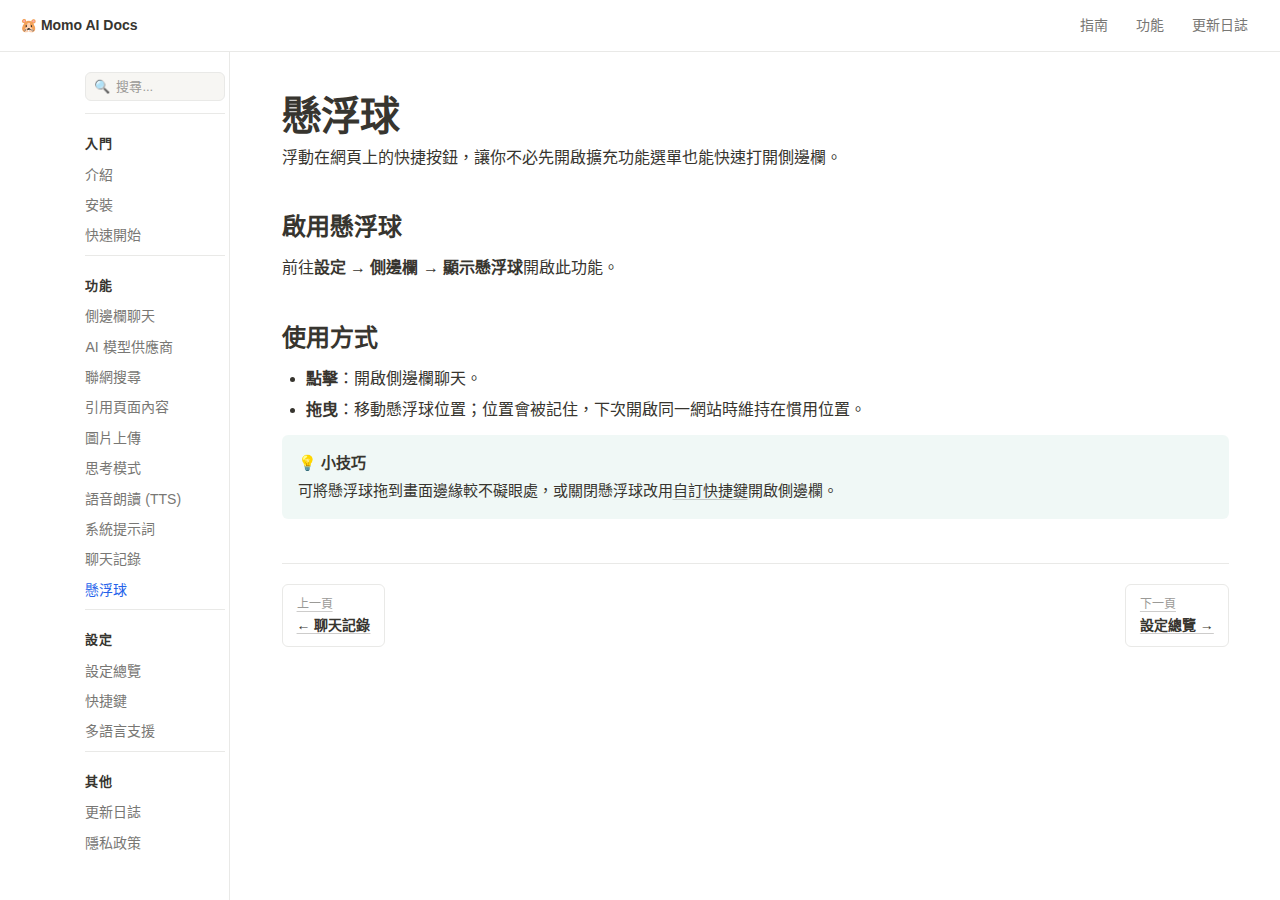
<file: float-ball.html>
<!DOCTYPE html>
<html lang="zh-TW">
<head>
  <meta charset="UTF-8">
  <meta name="viewport" content="width=device-width,initial-scale=1.0">
  <title>懸浮球 — Momo AI Docs</title>
  <link rel="stylesheet" href="docs.css">
  <script src="docs.js"></script>
</head>
<body>
<header class="site-header">
  <a class="logo" href="index.html">🐹 Momo AI Docs</a>
  <nav>
    <a href="index.html" class="hide-mobile">指南</a>
    <a href="sidebar-chat.html" class="hide-mobile">功能</a>
    <a href="changelog.html" class="hide-mobile">更新日誌</a>
    <button class="menu-toggle" aria-label="選單">☰</button>
  </nav>
</header>
<div class="backdrop"></div>
<div class="page-wrapper">
<aside class="sidebar">
  <div class="sidebar-search">
    <span class="search-icon">🔍</span>
    <input type="text" placeholder="搜尋...">
  </div>
  <div class="group-title">入門</div>
  <a href="index.html">介紹</a>
  <a href="installation.html">安裝</a>
  <a href="getting-started.html">快速開始</a>
  <div class="group-title">功能</div>
  <a href="sidebar-chat.html">側邊欄聊天</a>
  <a href="ai-providers.html">AI 模型供應商</a>
  <a href="web-search.html">聯網搜尋</a>
  <a href="page-capture.html">引用頁面內容</a>
  <a href="image-upload.html">圖片上傳</a>
  <a href="thinking-mode.html">思考模式</a>
  <a href="tts.html">語音朗讀 (TTS)</a>
  <a href="system-prompts.html">系統提示詞</a>
  <a href="chat-history.html">聊天記錄</a>
  <a href="float-ball.html">懸浮球</a>
  <div class="group-title">設定</div>
  <a href="settings.html">設定總覽</a>
  <a href="shortcuts.html">快捷鍵</a>
  <a href="i18n.html">多語言支援</a>
  <div class="group-title">其他</div>
  <a href="changelog.html">更新日誌</a>
  <a href="privacy.html">隱私政策</a>
</aside>
<main class="main-content">
<h1>懸浮球</h1>
<p>浮動在網頁上的快捷按鈕，讓你不必先開啟擴充功能選單也能快速打開側邊欄。</p>

<h2>啟用懸浮球</h2>
<p>前往<strong>設定 → 側邊欄 → 顯示懸浮球</strong>開啟此功能。</p>

<h2>使用方式</h2>
<ul>
  <li><strong>點擊</strong>：開啟側邊欄聊天。</li>
  <li><strong>拖曳</strong>：移動懸浮球位置；位置會被記住，下次開啟同一網站時維持在慣用位置。</li>
</ul>
<div class="callout tip"><strong>💡 小技巧</strong>可將懸浮球拖到畫面邊緣較不礙眼處，或關閉懸浮球改用<a href="shortcuts.html">自訂快捷鍵</a>開啟側邊欄。</div>

<nav class="page-nav">
  <a href="chat-history.html"><span class="label">上一頁</span><span class="title">← 聊天記錄</span></a>
  <a href="settings.html"><span class="label">下一頁</span><span class="title">設定總覽 →</span></a>
</nav>
</main>
</div>
</body>
</html>
</file>
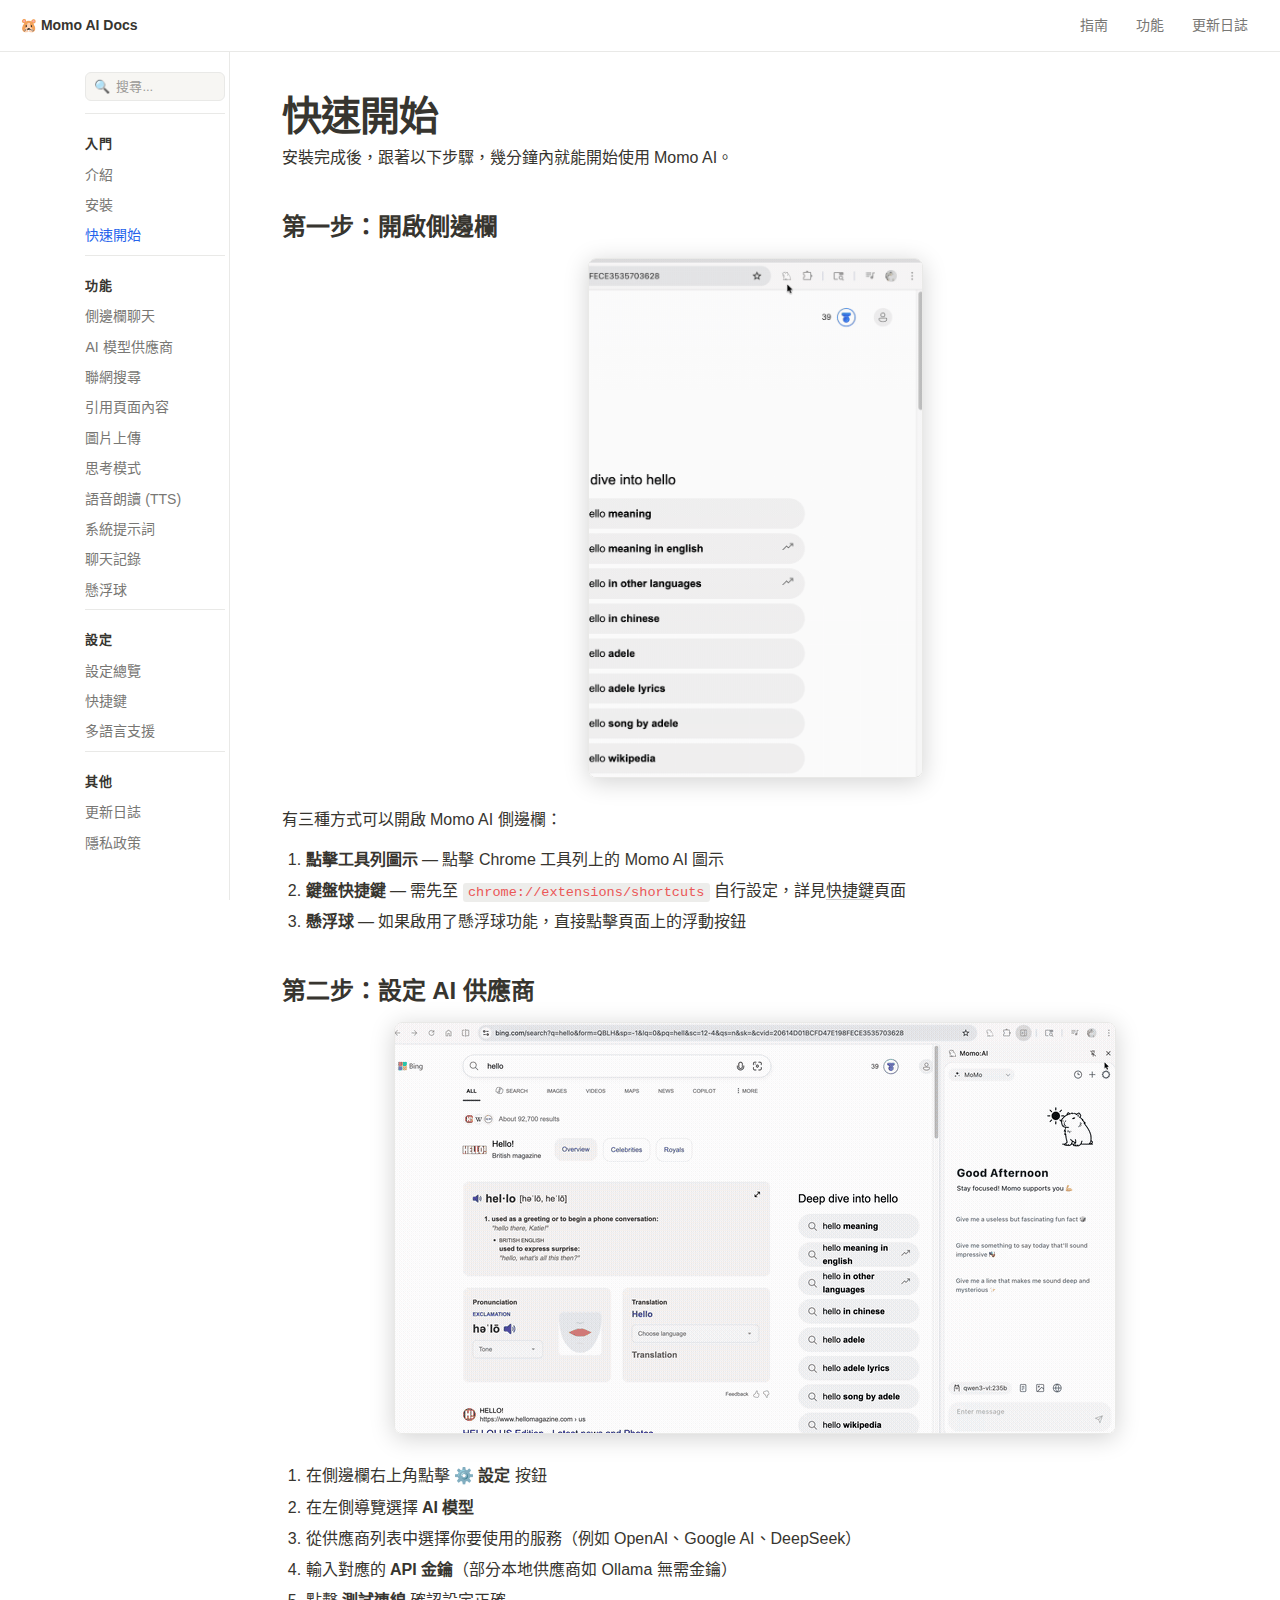
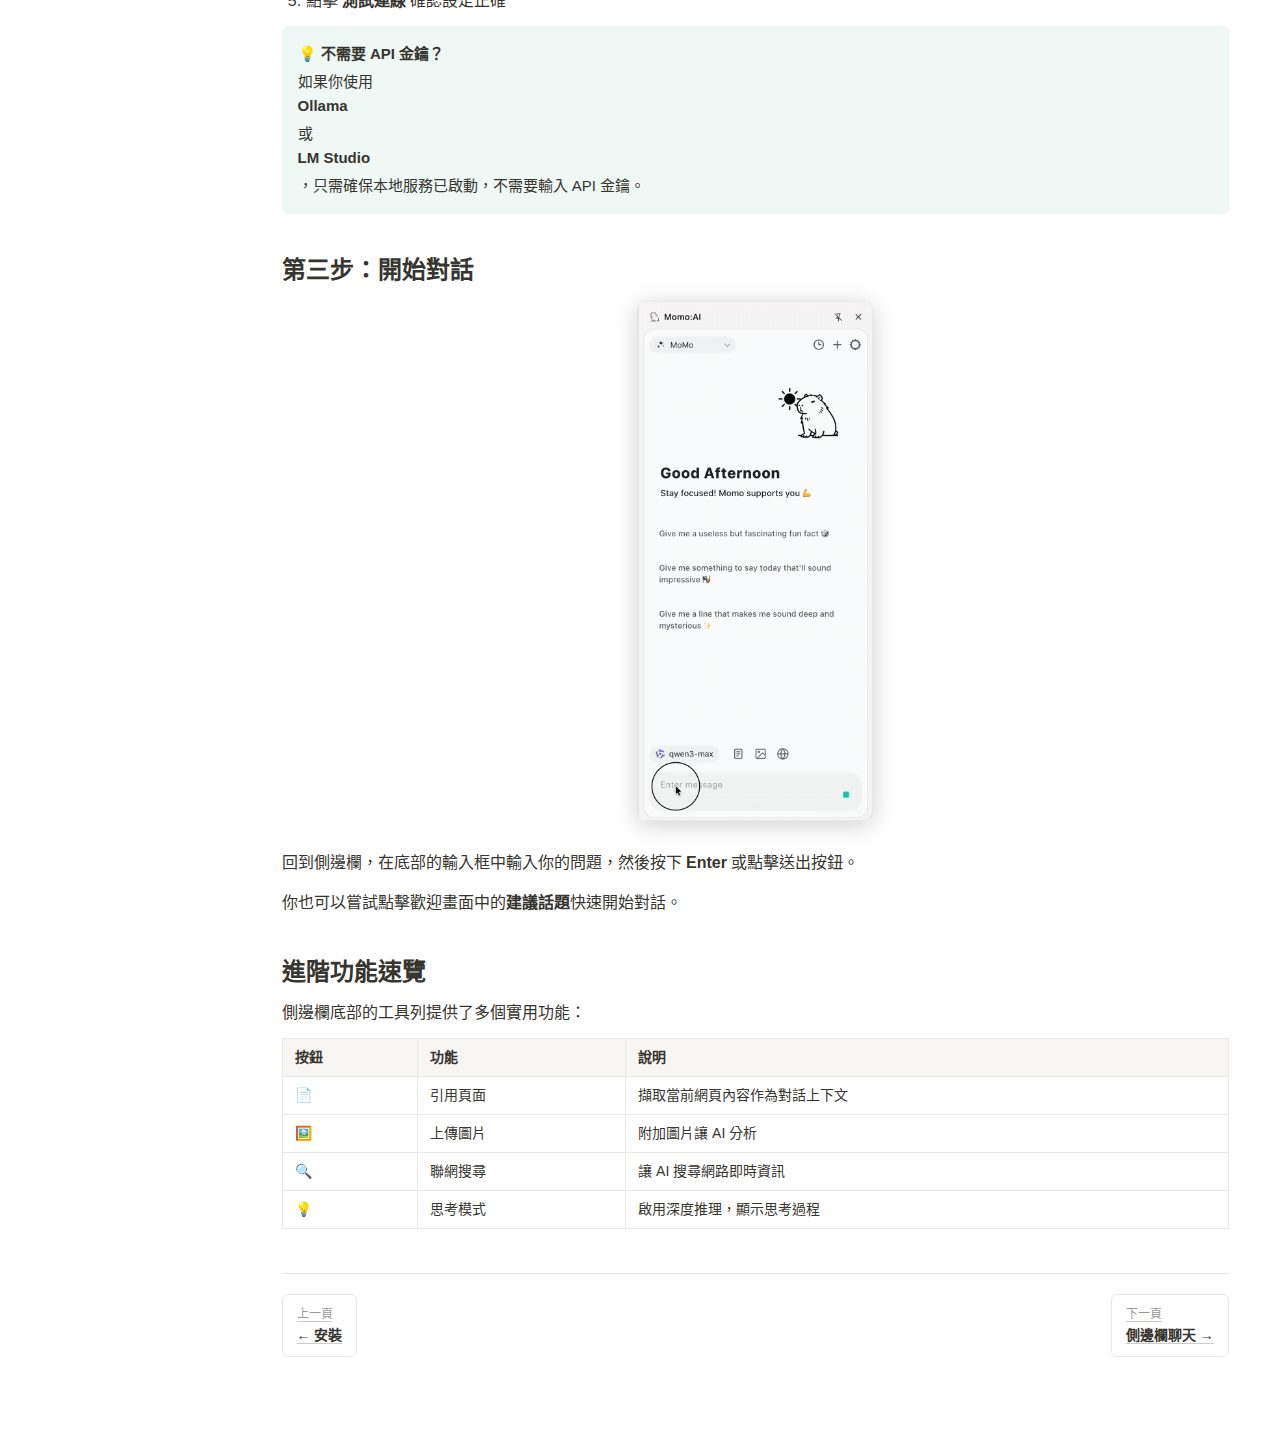
<file: getting-started.html>
<!DOCTYPE html>
<html lang="zh-TW">
<head>
  <meta charset="UTF-8">
  <meta name="viewport" content="width=device-width,initial-scale=1.0">
  <title>快速開始 — Momo AI Docs</title>
  <link rel="stylesheet" href="docs.css">
  <script src="docs.js"></script>
</head>
<body>

<header class="site-header">
  <a class="logo" href="index.html">🐹 Momo AI Docs</a>
  <nav>
    <a href="index.html" class="hide-mobile">指南</a>
    <a href="sidebar-chat.html" class="hide-mobile">功能</a>
    <a href="changelog.html" class="hide-mobile">更新日誌</a>
    <button class="menu-toggle" aria-label="選單">☰</button>
  </nav>
</header>

<div class="backdrop"></div>
<div class="page-wrapper">

<aside class="sidebar">
  <div class="sidebar-search">
    <span class="search-icon">🔍</span>
    <input type="text" placeholder="搜尋...">
  </div>
  <div class="group-title">入門</div>
  <a href="index.html">介紹</a>
  <a href="installation.html">安裝</a>
  <a href="getting-started.html">快速開始</a>
  <div class="group-title">功能</div>
  <a href="sidebar-chat.html">側邊欄聊天</a>
  <a href="ai-providers.html">AI 模型供應商</a>
  <a href="web-search.html">聯網搜尋</a>
  <a href="page-capture.html">引用頁面內容</a>
  <a href="image-upload.html">圖片上傳</a>
  <a href="thinking-mode.html">思考模式</a>
  <a href="tts.html">語音朗讀 (TTS)</a>
  <a href="system-prompts.html">系統提示詞</a>
  <a href="chat-history.html">聊天記錄</a>
  <a href="float-ball.html">懸浮球</a>
  <div class="group-title">設定</div>
  <a href="settings.html">設定總覽</a>
  <a href="shortcuts.html">快捷鍵</a>
  <a href="i18n.html">多語言支援</a>
  <div class="group-title">其他</div>
  <a href="changelog.html">更新日誌</a>
  <a href="privacy.html">隱私政策</a>
</aside>

<main class="main-content">

<h1>快速開始</h1>
<p>安裝完成後，跟著以下步驟，幾分鐘內就能開始使用 Momo AI。</p>

<h2>第一步：開啟側邊欄</h2>

<img src="quick-start-demo.gif" alt="Momo AI 開啟側邊欄示範" style="border:1px solid var(--c-border);border-radius:8px;margin:16px auto 28px;box-shadow:0 4px 24px rgba(0,0,0,.18);max-height:520px;max-width:100%;width:auto;height:auto;display:block">
<p>有三種方式可以開啟 Momo AI 側邊欄：</p>
<ol>
  <li><strong>點擊工具列圖示</strong> — 點擊 Chrome 工具列上的 Momo AI 圖示</li>
  <li><strong>鍵盤快捷鍵</strong> — 需先至 <code>chrome://extensions/shortcuts</code> 自行設定，詳見<a href="shortcuts.html">快捷鍵</a>頁面</li>
  <li><strong>懸浮球</strong> — 如果啟用了懸浮球功能，直接點擊頁面上的浮動按鈕</li>
</ol>

<h2>第二步：設定 AI 供應商</h2>

<img src="setup-provider-demo.gif" alt="設定 AI 供應商示範" style="border:1px solid var(--c-border);border-radius:8px;margin:16px auto 28px;box-shadow:0 4px 24px rgba(0,0,0,.18);max-height:520px;max-width:100%;width:auto;height:auto;display:block">
<ol>
  <li>在側邊欄右上角點擊 ⚙️ <strong>設定</strong> 按鈕</li>
  <li>在左側導覽選擇 <strong>AI 模型</strong></li>
  <li>從供應商列表中選擇你要使用的服務（例如 OpenAI、Google AI、DeepSeek）</li>
  <li>輸入對應的 <strong>API 金鑰</strong>（部分本地供應商如 Ollama 無需金鑰）</li>
  <li>點擊 <strong>測試連線</strong> 確認設定正確</li>
</ol>

<div class="callout tip">
  <strong>💡 不需要 API 金鑰？</strong>
  如果你使用 <strong>Ollama</strong> 或 <strong>LM Studio</strong>，只需確保本地服務已啟動，不需要輸入 API 金鑰。
</div>

<h2>第三步：開始對話</h2>

<img src="start-chat-demo.gif" alt="開始對話示範" style="border:1px solid var(--c-border);border-radius:8px;margin:16px auto 28px;box-shadow:0 4px 24px rgba(0,0,0,.18);max-height:520px;max-width:100%;width:auto;height:auto;display:block">
<p>回到側邊欄，在底部的輸入框中輸入你的問題，然後按下 <strong>Enter</strong> 或點擊送出按鈕。</p>
<p>你也可以嘗試點擊歡迎畫面中的<strong>建議話題</strong>快速開始對話。</p>

<h2>進階功能速覽</h2>
<p>側邊欄底部的工具列提供了多個實用功能：</p>
<table>
  <thead><tr><th>按鈕</th><th>功能</th><th>說明</th></tr></thead>
  <tbody>
    <tr><td>📄</td><td>引用頁面</td><td>擷取當前網頁內容作為對話上下文</td></tr>
    <tr><td>🖼️</td><td>上傳圖片</td><td>附加圖片讓 AI 分析</td></tr>
    <tr><td>🔍</td><td>聯網搜尋</td><td>讓 AI 搜尋網路即時資訊</td></tr>
    <tr><td>💡</td><td>思考模式</td><td>啟用深度推理，顯示思考過程</td></tr>
  </tbody>
</table>

<nav class="page-nav">
  <a href="installation.html"><span class="label">上一頁</span><span class="title">← 安裝</span></a>
  <a href="sidebar-chat.html"><span class="label">下一頁</span><span class="title">側邊欄聊天 →</span></a>
</nav>

</main>
</div>
</body>
</html>
</file>
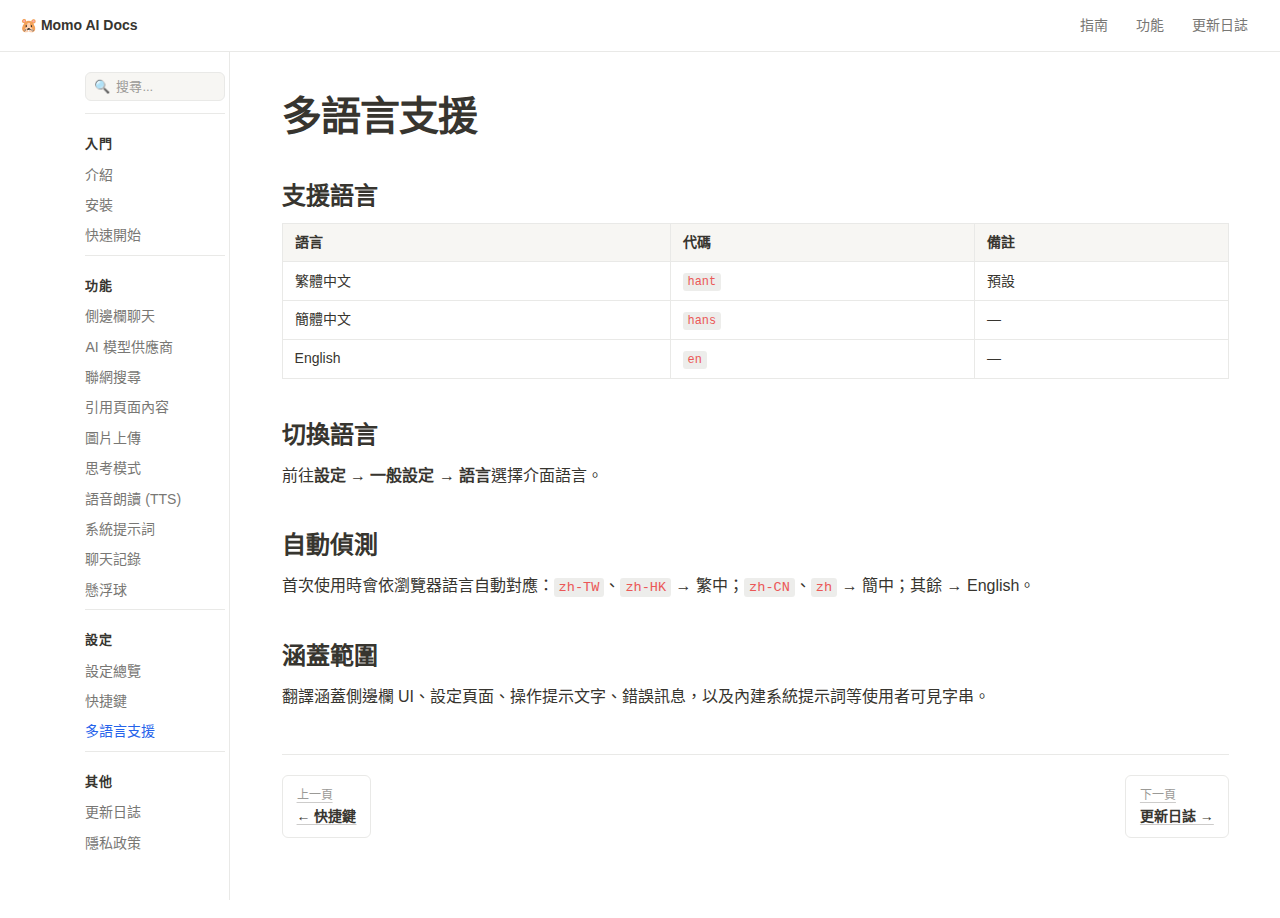
<file: i18n.html>
<!DOCTYPE html>
<html lang="zh-TW">
<head>
  <meta charset="UTF-8">
  <meta name="viewport" content="width=device-width,initial-scale=1.0">
  <title>多語言支援 — Momo AI Docs</title>
  <link rel="stylesheet" href="docs.css">
  <script src="docs.js"></script>
</head>
<body>
<header class="site-header">
  <a class="logo" href="index.html">🐹 Momo AI Docs</a>
  <nav>
    <a href="index.html" class="hide-mobile">指南</a>
    <a href="sidebar-chat.html" class="hide-mobile">功能</a>
    <a href="changelog.html" class="hide-mobile">更新日誌</a>
    <button class="menu-toggle" aria-label="選單">☰</button>
  </nav>
</header>
<div class="backdrop"></div>
<div class="page-wrapper">
<aside class="sidebar">
  <div class="sidebar-search">
    <span class="search-icon">🔍</span>
    <input type="text" placeholder="搜尋...">
  </div>
  <div class="group-title">入門</div>
  <a href="index.html">介紹</a>
  <a href="installation.html">安裝</a>
  <a href="getting-started.html">快速開始</a>
  <div class="group-title">功能</div>
  <a href="sidebar-chat.html">側邊欄聊天</a>
  <a href="ai-providers.html">AI 模型供應商</a>
  <a href="web-search.html">聯網搜尋</a>
  <a href="page-capture.html">引用頁面內容</a>
  <a href="image-upload.html">圖片上傳</a>
  <a href="thinking-mode.html">思考模式</a>
  <a href="tts.html">語音朗讀 (TTS)</a>
  <a href="system-prompts.html">系統提示詞</a>
  <a href="chat-history.html">聊天記錄</a>
  <a href="float-ball.html">懸浮球</a>
  <div class="group-title">設定</div>
  <a href="settings.html">設定總覽</a>
  <a href="shortcuts.html">快捷鍵</a>
  <a href="i18n.html">多語言支援</a>
  <div class="group-title">其他</div>
  <a href="changelog.html">更新日誌</a>
  <a href="privacy.html">隱私政策</a>
</aside>
<main class="main-content">
<h1>多語言支援</h1>

<h2>支援語言</h2>
<table>
  <thead>
    <tr>
      <th>語言</th>
      <th>代碼</th>
      <th>備註</th>
    </tr>
  </thead>
  <tbody>
    <tr>
      <td>繁體中文</td>
      <td><code>hant</code></td>
      <td>預設</td>
    </tr>
    <tr>
      <td>簡體中文</td>
      <td><code>hans</code></td>
      <td>—</td>
    </tr>
    <tr>
      <td>English</td>
      <td><code>en</code></td>
      <td>—</td>
    </tr>
  </tbody>
</table>

<h2>切換語言</h2>
<p>前往<strong>設定 → 一般設定 → 語言</strong>選擇介面語言。</p>

<h2>自動偵測</h2>
<p>首次使用時會依瀏覽器語言自動對應：<code>zh-TW</code>、<code>zh-HK</code> → 繁中；<code>zh-CN</code>、<code>zh</code> → 簡中；其餘 → English。</p>

<h2>涵蓋範圍</h2>
<p>翻譯涵蓋側邊欄 UI、設定頁面、操作提示文字、錯誤訊息，以及內建系統提示詞等使用者可見字串。</p>

<nav class="page-nav">
  <a href="shortcuts.html"><span class="label">上一頁</span><span class="title">← 快捷鍵</span></a>
  <a href="changelog.html"><span class="label">下一頁</span><span class="title">更新日誌 →</span></a>
</nav>
</main>
</div>
</body>
</html>
</file>
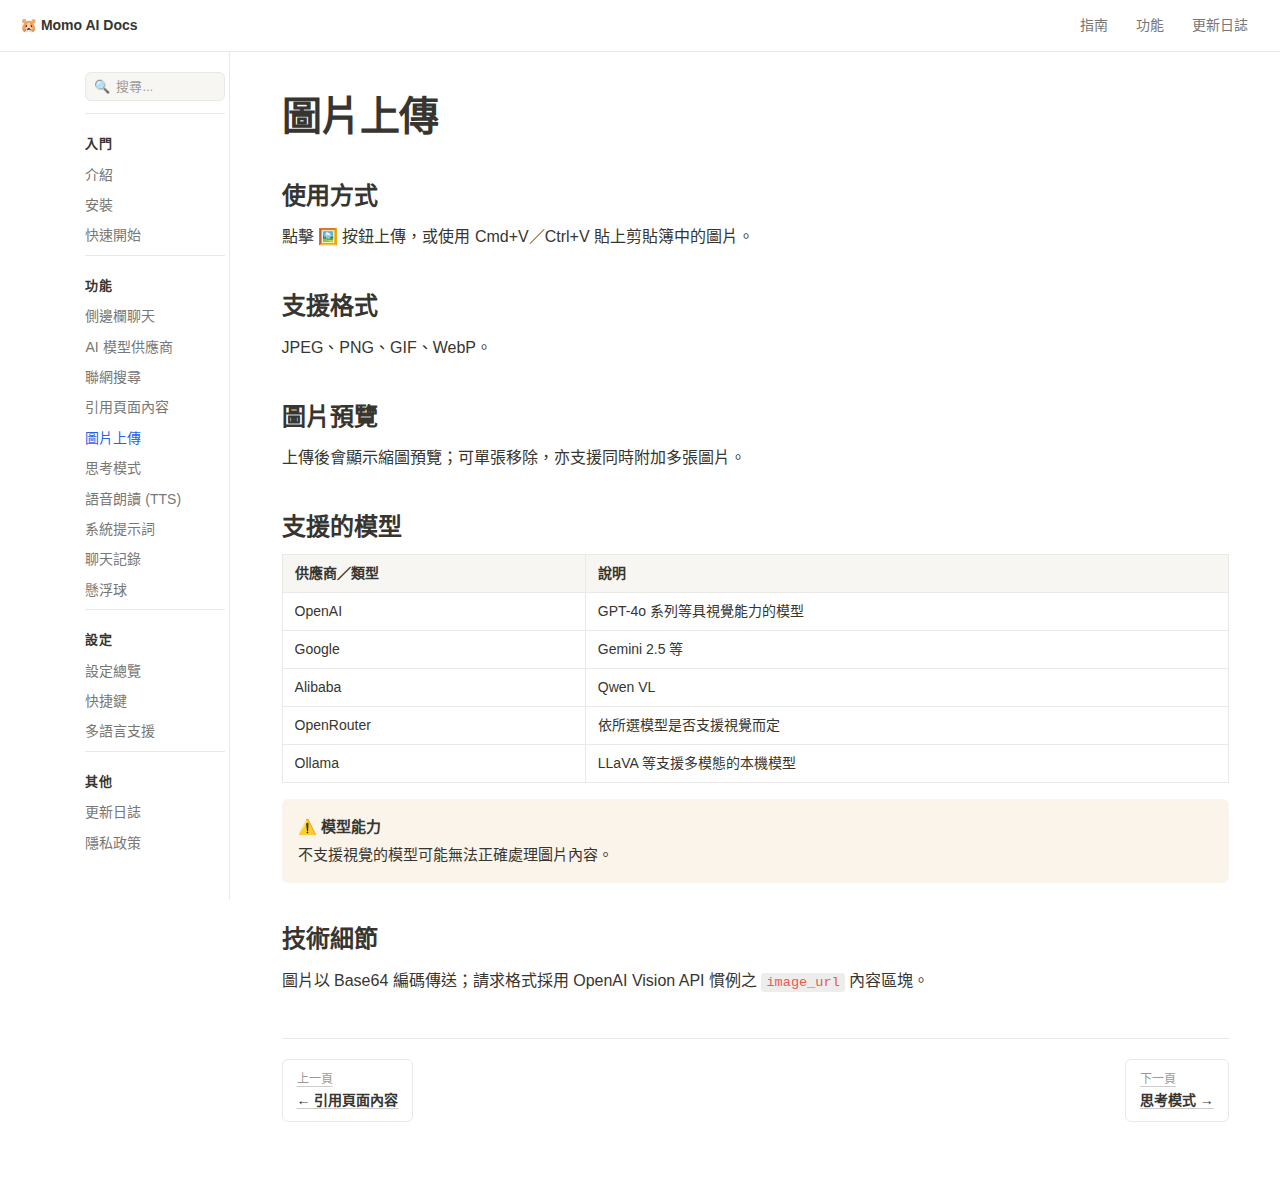
<file: image-upload.html>
<!DOCTYPE html>
<html lang="zh-TW">
<head>
  <meta charset="UTF-8">
  <meta name="viewport" content="width=device-width,initial-scale=1.0">
  <title>圖片上傳 — Momo AI Docs</title>
  <link rel="stylesheet" href="docs.css">
  <script src="docs.js"></script>
</head>
<body>
<header class="site-header">
  <a class="logo" href="index.html">🐹 Momo AI Docs</a>
  <nav>
    <a href="index.html" class="hide-mobile">指南</a>
    <a href="sidebar-chat.html" class="hide-mobile">功能</a>
    <a href="changelog.html" class="hide-mobile">更新日誌</a>
    <button class="menu-toggle" aria-label="選單">☰</button>
  </nav>
</header>
<div class="backdrop"></div>
<div class="page-wrapper">
<aside class="sidebar">
  <div class="sidebar-search">
    <span class="search-icon">🔍</span>
    <input type="text" placeholder="搜尋...">
  </div>
  <div class="group-title">入門</div>
  <a href="index.html">介紹</a>
  <a href="installation.html">安裝</a>
  <a href="getting-started.html">快速開始</a>
  <div class="group-title">功能</div>
  <a href="sidebar-chat.html">側邊欄聊天</a>
  <a href="ai-providers.html">AI 模型供應商</a>
  <a href="web-search.html">聯網搜尋</a>
  <a href="page-capture.html">引用頁面內容</a>
  <a href="image-upload.html">圖片上傳</a>
  <a href="thinking-mode.html">思考模式</a>
  <a href="tts.html">語音朗讀 (TTS)</a>
  <a href="system-prompts.html">系統提示詞</a>
  <a href="chat-history.html">聊天記錄</a>
  <a href="float-ball.html">懸浮球</a>
  <div class="group-title">設定</div>
  <a href="settings.html">設定總覽</a>
  <a href="shortcuts.html">快捷鍵</a>
  <a href="i18n.html">多語言支援</a>
  <div class="group-title">其他</div>
  <a href="changelog.html">更新日誌</a>
  <a href="privacy.html">隱私政策</a>
</aside>
<main class="main-content">
<h1>圖片上傳</h1>

<h2>使用方式</h2>
<p>點擊 🖼️ 按鈕上傳，或使用 Cmd+V／Ctrl+V 貼上剪貼簿中的圖片。</p>

<h2>支援格式</h2>
<p>JPEG、PNG、GIF、WebP。</p>

<h2>圖片預覽</h2>
<p>上傳後會顯示縮圖預覽；可單張移除，亦支援同時附加多張圖片。</p>

<h2>支援的模型</h2>
<table>
  <thead>
    <tr>
      <th>供應商／類型</th>
      <th>說明</th>
    </tr>
  </thead>
  <tbody>
    <tr>
      <td>OpenAI</td>
      <td>GPT-4o 系列等具視覺能力的模型</td>
    </tr>
    <tr>
      <td>Google</td>
      <td>Gemini 2.5 等</td>
    </tr>
    <tr>
      <td>Alibaba</td>
      <td>Qwen VL</td>
    </tr>
    <tr>
      <td>OpenRouter</td>
      <td>依所選模型是否支援視覺而定</td>
    </tr>
    <tr>
      <td>Ollama</td>
      <td>LLaVA 等支援多模態的本機模型</td>
    </tr>
  </tbody>
</table>
<div class="callout warning"><strong>⚠️ 模型能力</strong>不支援視覺的模型可能無法正確處理圖片內容。</div>

<h2>技術細節</h2>
<p>圖片以 Base64 編碼傳送；請求格式採用 OpenAI Vision API 慣例之 <code>image_url</code> 內容區塊。</p>

<nav class="page-nav">
  <a href="page-capture.html"><span class="label">上一頁</span><span class="title">← 引用頁面內容</span></a>
  <a href="thinking-mode.html"><span class="label">下一頁</span><span class="title">思考模式 →</span></a>
</nav>
</main>
</div>
</body>
</html>
</file>
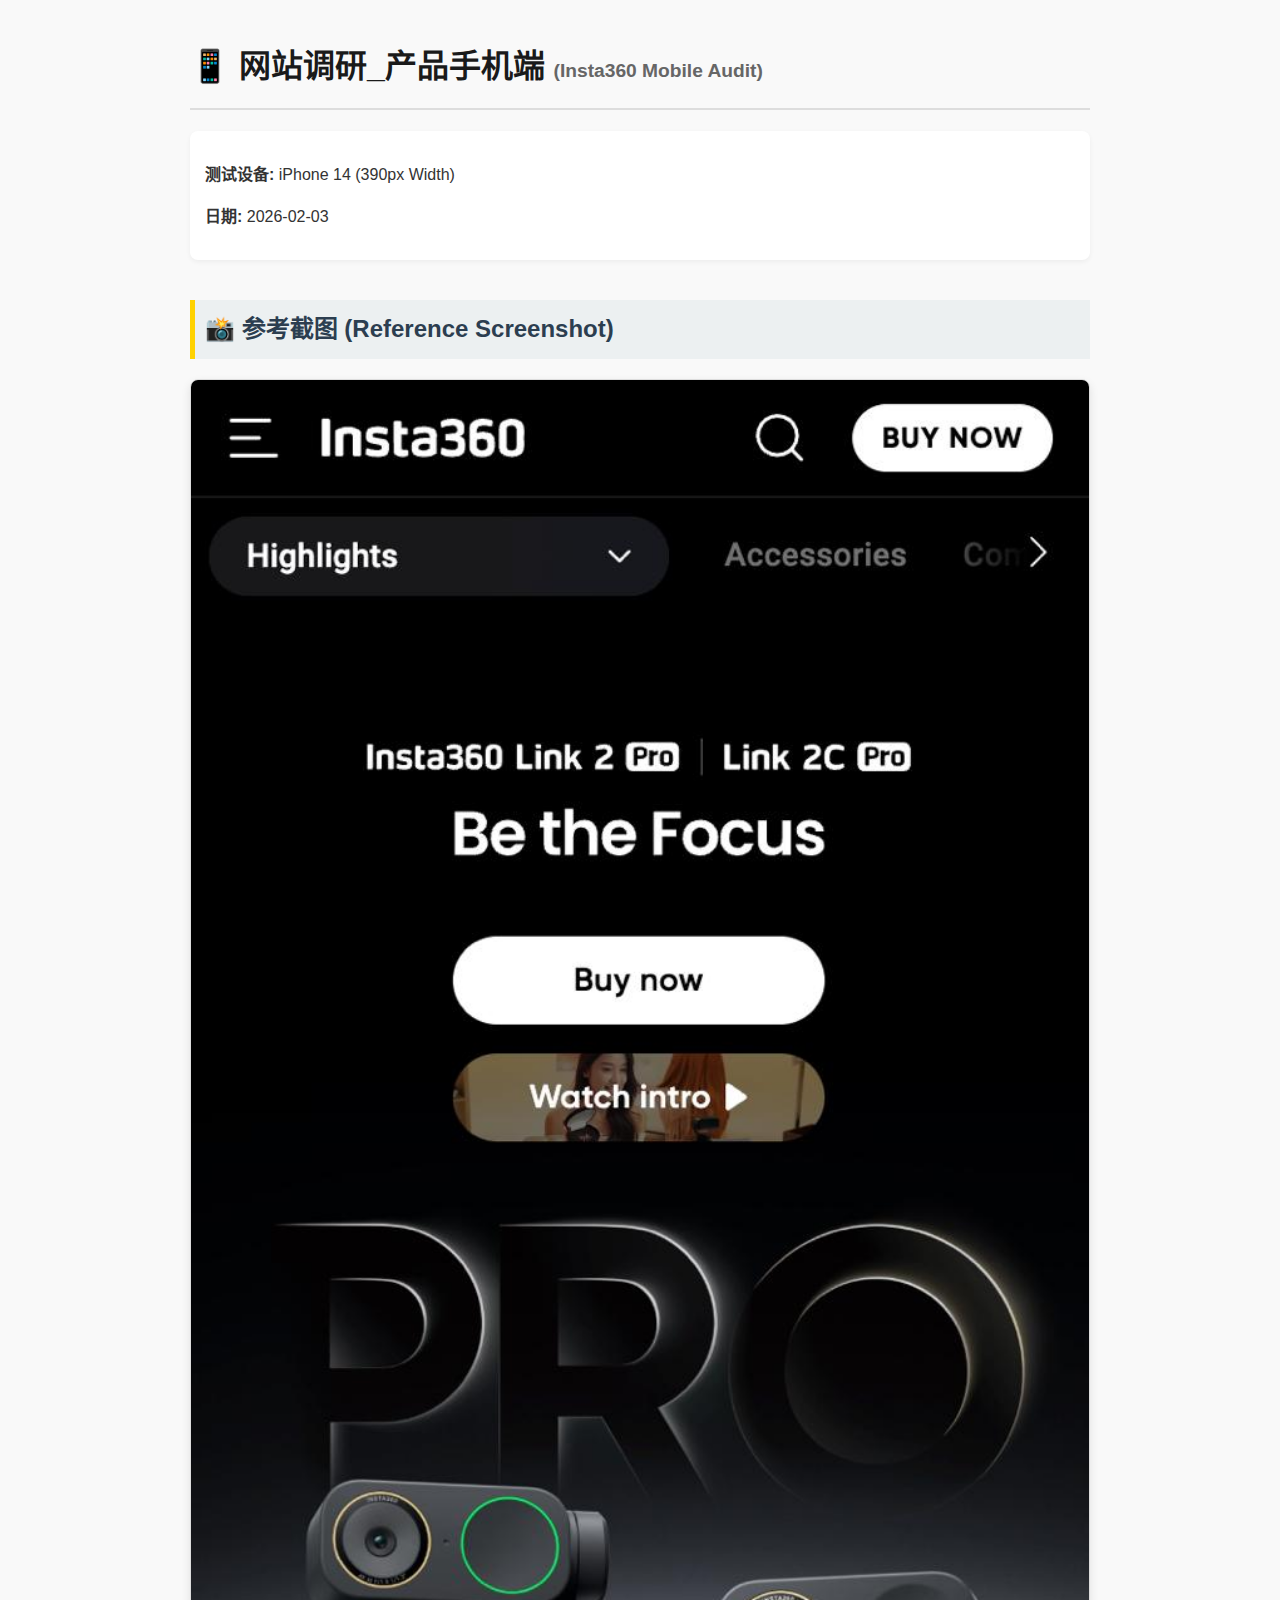
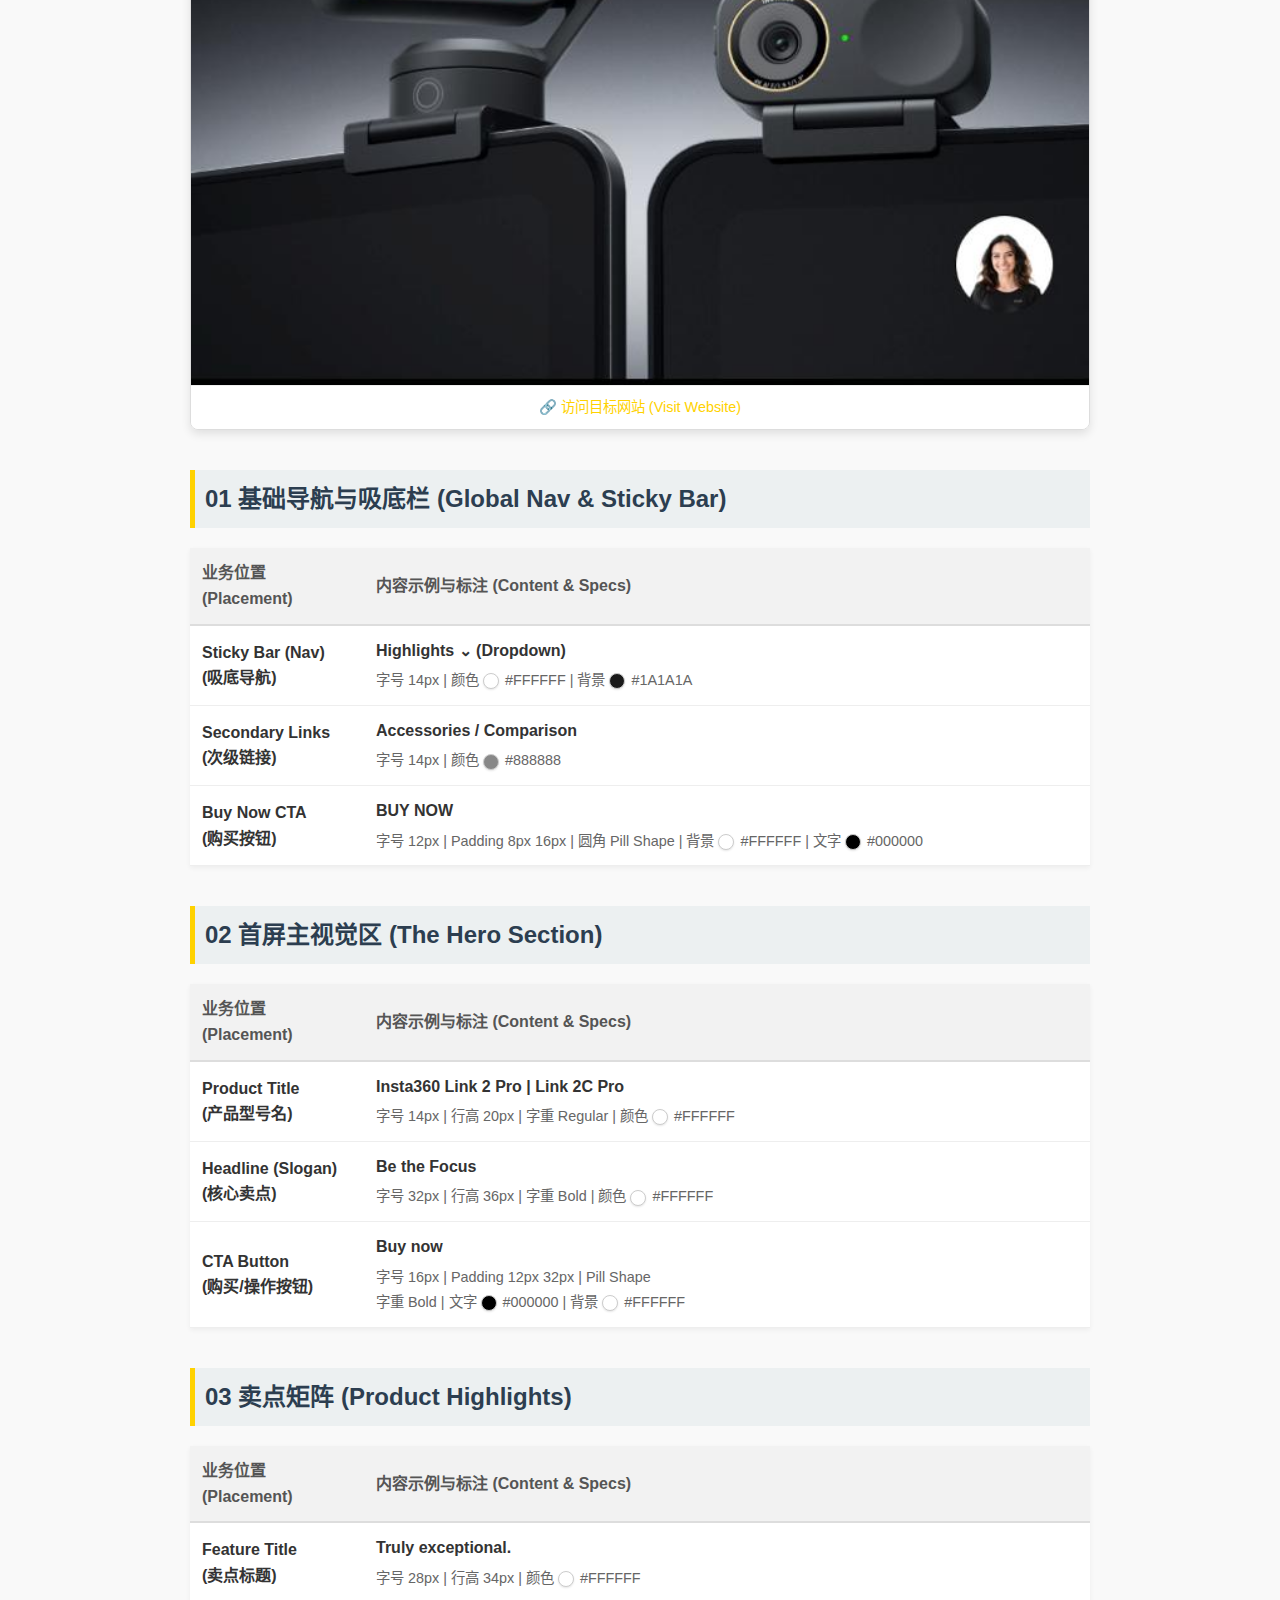
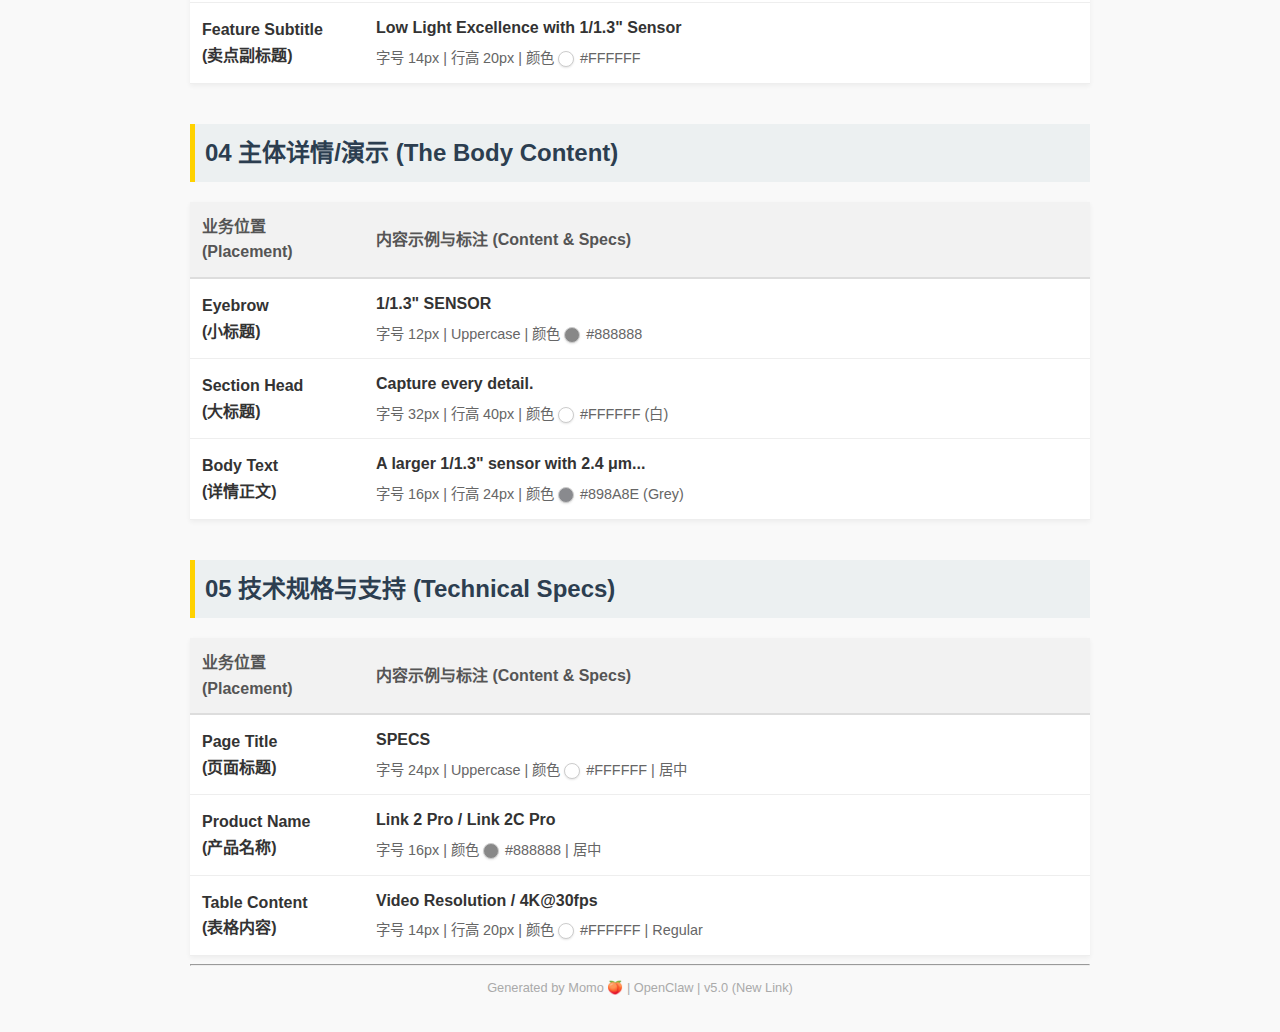
<file: insta360-audit-v5.html>
<!DOCTYPE html>
<html lang="zh-HK">
<head>
    <meta charset="UTF-8">
    <meta name="viewport" content="width=device-width, initial-scale=1.0">
    <title>网站调研_产品手机端 | Insta360 Audit</title>
    <style>
        body { font-family: -apple-system, BlinkMacSystemFont, "Segoe UI", Roboto, Helvetica, Arial, sans-serif; line-height: 1.6; max-width: 900px; margin: 0 auto; padding: 20px; color: #333; background-color: #f9f9f9; }
        h1 { border-bottom: 2px solid #ddd; padding-bottom: 15px; color: #1a1a1a; }
        h2 { margin-top: 40px; color: #2c3e50; border-left: 5px solid #FFD200; padding-left: 10px; background: #ecf0f1; padding: 10px; }
        
        /* Table Styles */
        .spec-table { width: 100%; border-collapse: collapse; margin-top: 15px; background: white; box-shadow: 0 2px 5px rgba(0,0,0,0.05); }
        .spec-table th { background-color: #f2f2f2; padding: 12px; text-align: left; font-weight: 600; color: #555; border-bottom: 2px solid #ddd; }
        .spec-table td { padding: 12px; border-bottom: 1px solid #eee; vertical-align: middle; }
        .spec-table tr:hover { background-color: #f5f5f5; }
        
        /* Tags & Colors */
        .color-box { display: inline-block; width: 14px; height: 14px; border-radius: 50%; border: 1px solid #ccc; vertical-align: middle; margin-right: 6px; box-shadow: 0 1px 2px rgba(0,0,0,0.1); }
        .tag { display: inline-block; padding: 3px 8px; border-radius: 4px; font-size: 12px; font-weight: bold; color: white; text-transform: uppercase; }
        
        /* Screenshot Container */
        .screenshot-container { margin: 20px 0; border: 1px solid #ddd; border-radius: 8px; overflow: hidden; box-shadow: 0 4px 10px rgba(0,0,0,0.1); }
        .screenshot-container img { width: 100%; display: block; }
        .caption { padding: 10px; background: #fff; font-size: 0.9em; color: #777; border-top: 1px solid #eee; }
    </style>
</head>
<body>
    <h1>📱 网站调研_产品手机端 <small style="font-size:0.6em; color:#666;">(Insta360 Mobile Audit)</small></h1>
    
    <div style="background: white; padding: 15px; border-radius: 8px; box-shadow: 0 2px 5px rgba(0,0,0,0.05);">
        <p><strong>测试设备:</strong> iPhone 14 (390px Width)</p>
        <p><strong>日期:</strong> 2026-02-03</p>
    </div>

    <!-- Screenshot -->
    <h2>📸 参考截图 (Reference Screenshot)</h2>
    <div class="screenshot-container">
        <img src="insta360_reference.jpg" alt="Hero Section Reference">
        <div class="caption" style="text-align:center; padding:10px;">
            <a href="https://www.insta360.com/product/insta360-link2-pro" target="_blank" style="color:#FFD200; text-decoration:none;">🔗 访问目标网站 (Visit Website)</a>
        </div>
    </div>

    <!-- 01 Global Nav -->
    <h2>01 基础导航与吸底栏 (Global Nav & Sticky Bar)</h2>
    <table class="spec-table">
        <thead>
            <tr>
                <th width="150">业务位置 (Placement)</th>
                <th>内容示例与标注 (Content & Specs)</th>
            </tr>
        </thead>
        <tbody>
             <tr>
                <td><strong>Sticky Bar (Nav)<br>(吸底导航)</strong></td>
                <td>
                    <div style="font-weight:bold; margin-bottom:4px;">Highlights ⌄ (Dropdown)</div>
                    <span style="color:#666; font-size:0.9em;">
                        字号 14px | 颜色 <span class="color-box" style="background:#FFFFFF;"></span>#FFFFFF | 背景 <span class="color-box" style="background:#1A1A1A;"></span>#1A1A1A
                    </span>
                </td>
            </tr>
             <tr>
                <td><strong>Secondary Links<br>(次级链接)</strong></td>
                <td>
                    <div style="font-weight:bold; margin-bottom:4px;">Accessories / Comparison</div>
                    <span style="color:#666; font-size:0.9em;">
                        字号 14px | 颜色 <span class="color-box" style="background:#888;"></span>#888888
                    </span>
                </td>
            </tr>
            <tr>
                <td><strong>Buy Now CTA<br>(购买按钮)</strong></td>
                <td>
                    <div style="font-weight:bold; margin-bottom:4px;">BUY NOW</div>
                    <span style="color:#666; font-size:0.9em;">
                        字号 12px | Padding 8px 16px | 圆角 Pill Shape | 背景 <span class="color-box" style="background:#FFFFFF;"></span>#FFFFFF | 文字 <span class="color-box" style="background:#000000;"></span>#000000
                    </span>
                </td>
            </tr>
        </tbody>
    </table>

    <!-- 02 Hero -->
    <h2>02 首屏主视觉区 (The Hero Section)</h2>
    <table class="spec-table">
        <thead>
            <tr>
                <th width="150">业务位置 (Placement)</th>
                <th>内容示例与标注 (Content & Specs)</th>
            </tr>
        </thead>
        <tbody>
            <tr>
                <td><strong>Product Title<br>(产品型号名)</strong></td>
                <td>
                    <div style="font-weight:bold; margin-bottom:4px;">Insta360 Link 2 Pro | Link 2C Pro</div>
                    <span style="color:#666; font-size:0.9em;">
                        字号 14px | 行高 20px | 字重 Regular | 颜色 <span class="color-box" style="background:#FFFFFF;"></span>#FFFFFF
                    </span>
                </td>
            </tr>
            <tr>
                <td><strong>Headline (Slogan)<br>(核心卖点)</strong></td>
                <td>
                    <div style="font-weight:bold; margin-bottom:4px;">Be the Focus</div>
                    <span style="color:#666; font-size:0.9em;">
                        字号 32px | 行高 36px | 字重 Bold | 颜色 <span class="color-box" style="background:#FFFFFF;"></span>#FFFFFF
                    </span>
                </td>
            </tr>
            <tr>
                <td><strong>CTA Button<br>(购买/操作按钮)</strong></td>
                <td>
                    <div style="font-weight:bold; margin-bottom:4px;">Buy now</div>
                    <span style="color:#666; font-size:0.9em;">
                        字号 16px | Padding 12px 32px | Pill Shape<br>
                        字重 Bold | 文字 <span class="color-box" style="background:#000000;"></span>#000000 | 背景 <span class="color-box" style="background:#FFFFFF;"></span>#FFFFFF
                    </span>
                </td>
            </tr>
        </tbody>
    </table>

    <!-- 03 Matrix -->
    <h2>03 卖点矩阵 (Product Highlights)</h2>
    <table class="spec-table">
        <thead>
            <tr>
                <th width="150">业务位置 (Placement)</th>
                <th>内容示例与标注 (Content & Specs)</th>
            </tr>
        </thead>
        <tbody>
            <tr>
                <td><strong>Feature Title<br>(卖点标题)</strong></td>
                <td>
                    <div style="font-weight:bold; margin-bottom:4px;">Truly exceptional.</div>
                    <span style="color:#666; font-size:0.9em;">
                        字号 28px | 行高 34px | 颜色 <span class="color-box" style="background:#FFFFFF;"></span>#FFFFFF
                    </span>
                </td>
            </tr>
            <tr>
                <td><strong>Feature Subtitle<br>(卖点副标题)</strong></td>
                <td>
                    <div style="font-weight:bold; margin-bottom:4px;">Low Light Excellence with 1/1.3" Sensor</div>
                    <span style="color:#666; font-size:0.9em;">
                        字号 14px | 行高 20px | 颜色 <span class="color-box" style="background:#FFFFFF;"></span>#FFFFFF
                    </span>
                </td>
            </tr>
        </tbody>
    </table>

    <!-- 04 Demo -->
    <h2>04 主体详情/演示 (The Body Content)</h2>
    <table class="spec-table">
        <thead>
            <tr>
                <th width="150">业务位置 (Placement)</th>
                <th>内容示例与标注 (Content & Specs)</th>
            </tr>
        </thead>
        <tbody>
            <tr>
                <td><strong>Eyebrow<br>(小标题)</strong></td>
                <td>
                    <div style="font-weight:bold; margin-bottom:4px;">1/1.3" SENSOR</div>
                    <span style="color:#666; font-size:0.9em;">
                        字号 12px | Uppercase | 颜色 <span class="color-box" style="background:#888;"></span>#888888
                    </span>
                </td>
            </tr>
            <tr>
                <td><strong>Section Head<br>(大标题)</strong></td>
                <td>
                    <div style="font-weight:bold; margin-bottom:4px;">Capture every detail.</div>
                    <span style="color:#666; font-size:0.9em;">
                        字号 32px | 行高 40px | 颜色 <span class="color-box" style="background:#FFFFFF;"></span>#FFFFFF (白)
                    </span>
                </td>
            </tr>
            <tr>
                <td><strong>Body Text<br>(详情正文)</strong></td>
                <td>
                    <div style="font-weight:bold; margin-bottom:4px;">A larger 1/1.3" sensor with 2.4 μm...</div>
                    <span style="color:#666; font-size:0.9em;">
                        字号 16px | 行高 24px | 颜色 <span class="color-box" style="background:#898A8E;"></span>#898A8E (Grey)
                    </span>
                </td>
            </tr>
        </tbody>
    </table>

    <!-- 05 Specs -->
    <h2>05 技术规格与支持 (Technical Specs)</h2>
    <table class="spec-table">
        <thead>
            <tr>
                <th width="150">业务位置 (Placement)</th>
                <th>内容示例与标注 (Content & Specs)</th>
            </tr>
        </thead>
        <tbody>
            <tr>
                <td><strong>Page Title<br>(页面标题)</strong></td>
                <td>
                    <div style="font-weight:bold; margin-bottom:4px;">SPECS</div>
                    <span style="color:#666; font-size:0.9em;">
                        字号 24px | Uppercase | 颜色 <span class="color-box" style="background:#FFFFFF;"></span>#FFFFFF | 居中
                    </span>
                </td>
            </tr>
            <tr>
                <td><strong>Product Name<br>(产品名称)</strong></td>
                <td>
                    <div style="font-weight:bold; margin-bottom:4px;">Link 2 Pro / Link 2C Pro</div>
                    <span style="color:#666; font-size:0.9em;">
                        字号 16px | 颜色 <span class="color-box" style="background:#888;"></span>#888888 | 居中
                    </span>
                </td>
            </tr>
            <tr>
                <td><strong>Table Content<br>(表格内容)</strong></td>
                <td>
                    <div style="font-weight:bold; margin-bottom:4px;">Video Resolution / 4K@30fps</div>
                    <span style="color:#666; font-size:0.9em;">
                        字号 14px | 行高 20px | 颜色 <span class="color-box" style="background:#FFFFFF;"></span>#FFFFFF | Regular
                    </span>
                </td>
            </tr>
        </tbody>
    </table>

    <hr>
    <p style="text-align: center; color: #aaa; font-size: 0.8em;">Generated by Momo 🍑 | OpenClaw | v5.0 (New Link)</p>
</body>
</html>
</file>
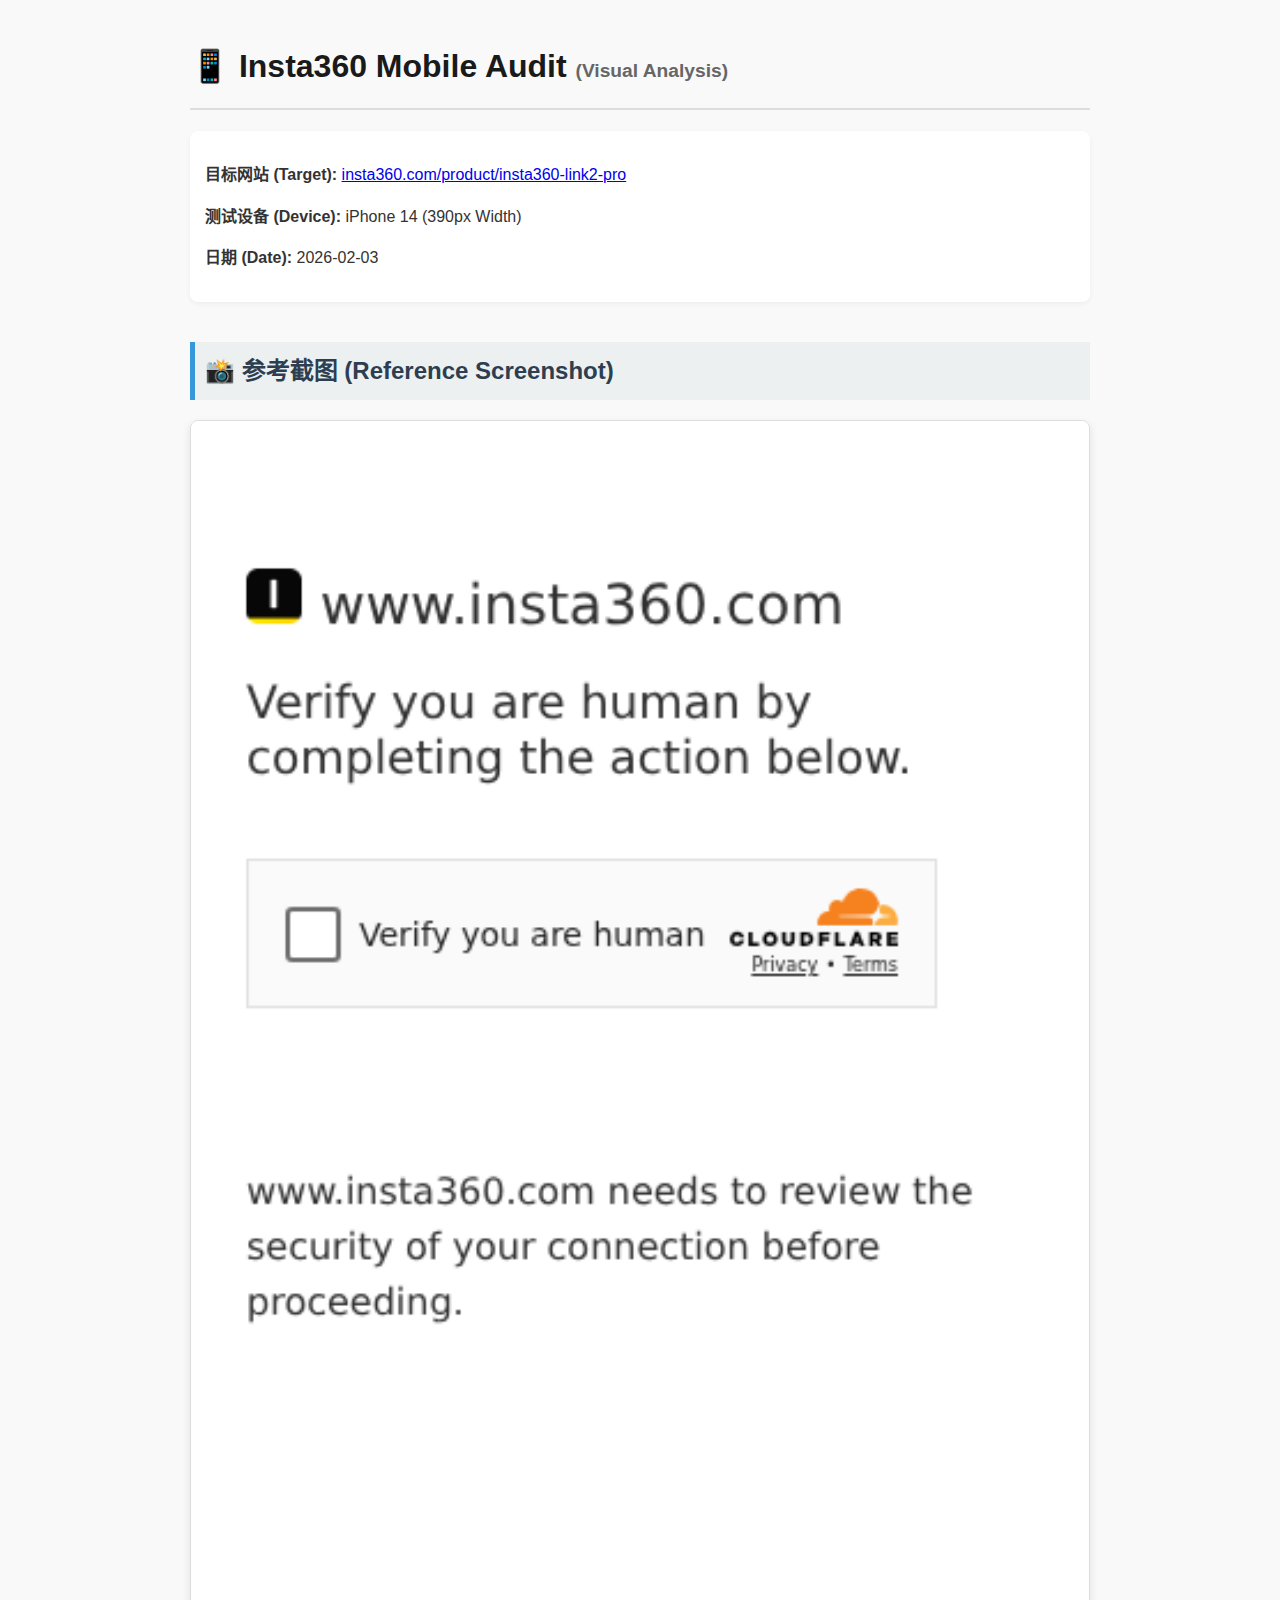
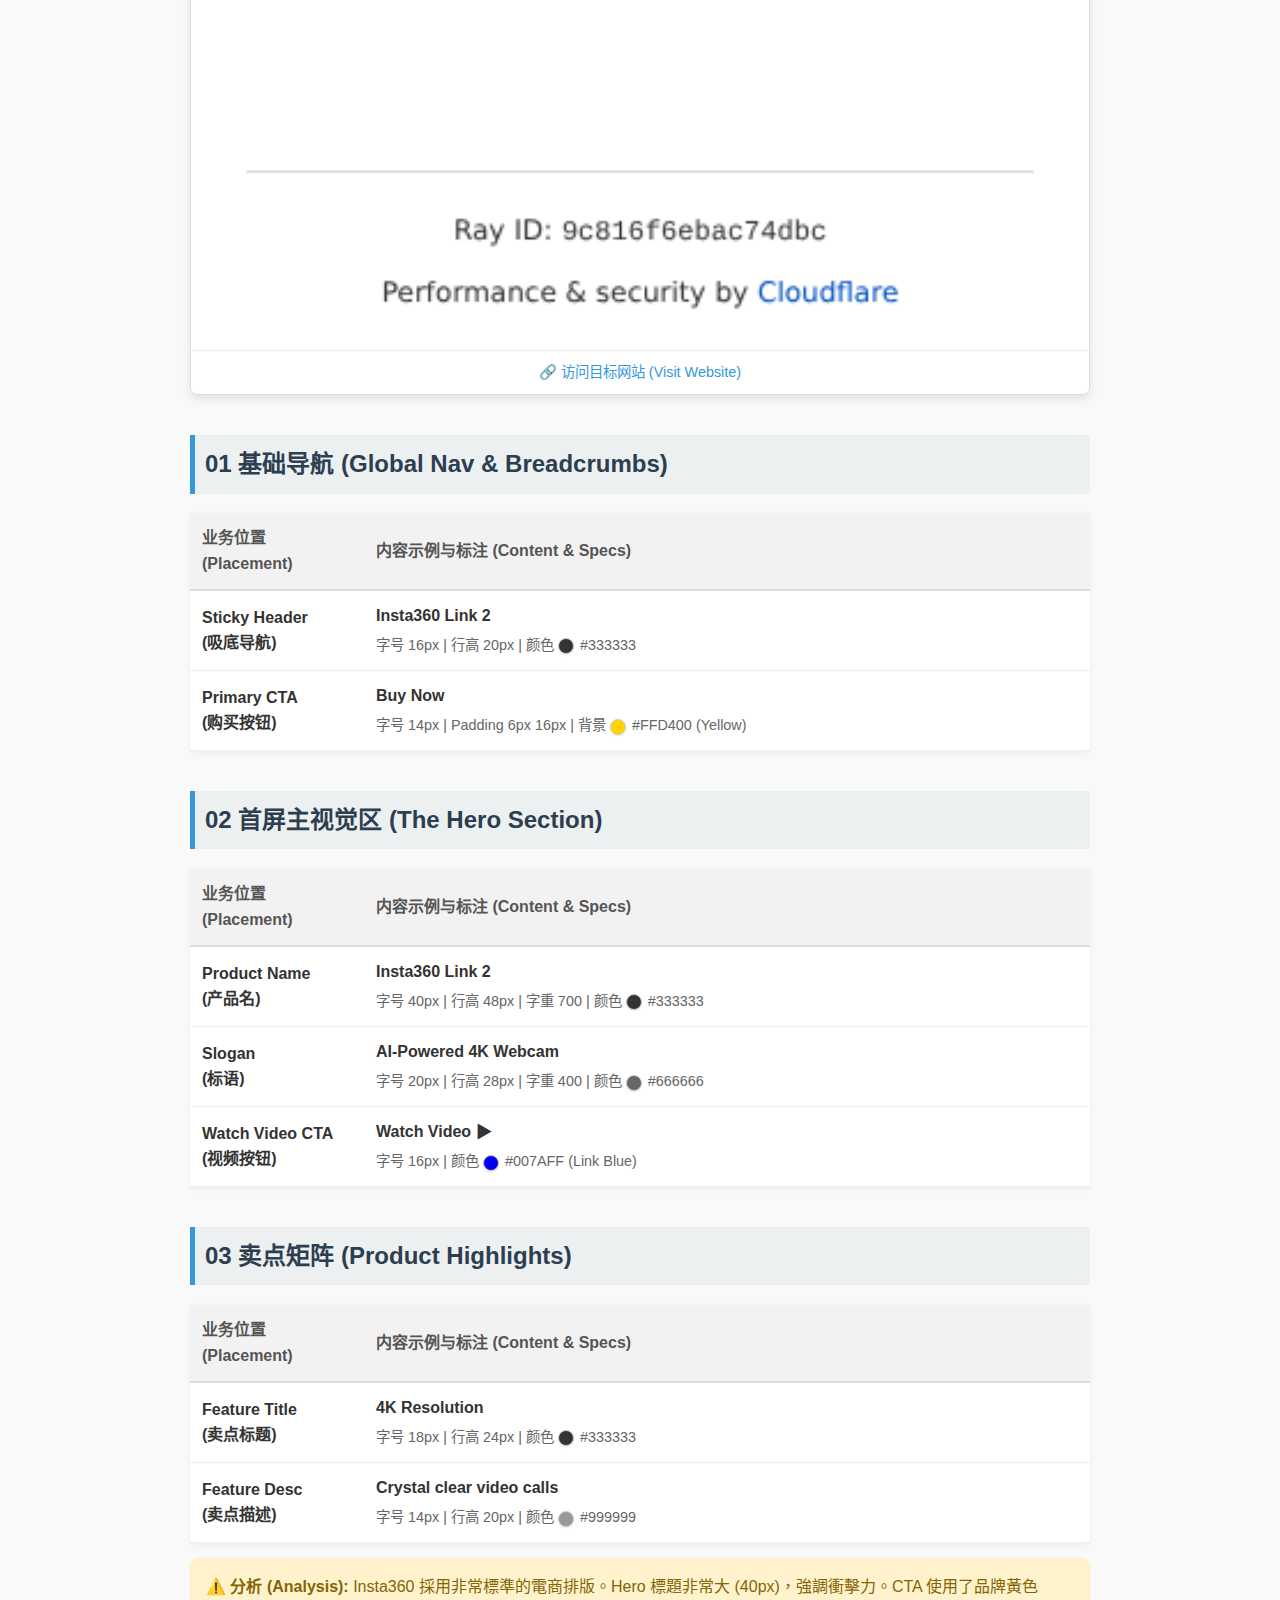
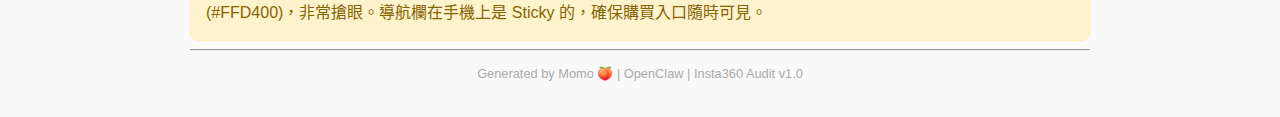
<file: insta360-typography.html>
<!DOCTYPE html>
<html lang="zh-HK">
<head>
    <meta charset="UTF-8">
    <meta name="viewport" content="width=device-width, initial-scale=1.0">
    <title>Insta360 Mobile Audit | 影石手机端设计审查</title>
    <style>
        body { font-family: -apple-system, BlinkMacSystemFont, "Segoe UI", Roboto, Helvetica, Arial, sans-serif; line-height: 1.6; max-width: 900px; margin: 0 auto; padding: 20px; color: #333; background-color: #f9f9f9; }
        h1 { border-bottom: 2px solid #ddd; padding-bottom: 15px; color: #1a1a1a; }
        h2 { margin-top: 40px; color: #2c3e50; border-left: 5px solid #3498db; padding-left: 10px; background: #ecf0f1; padding: 10px; }
        
        /* Table Styles */
        .spec-table { width: 100%; border-collapse: collapse; margin-top: 15px; background: white; box-shadow: 0 2px 5px rgba(0,0,0,0.05); }
        .spec-table th { background-color: #f2f2f2; padding: 12px; text-align: left; font-weight: 600; color: #555; border-bottom: 2px solid #ddd; }
        .spec-table td { padding: 12px; border-bottom: 1px solid #eee; vertical-align: middle; }
        .spec-table tr:hover { background-color: #f5f5f5; }
        
        /* Tags & Colors */
        .color-box { display: inline-block; width: 14px; height: 14px; border-radius: 50%; border: 1px solid #ccc; vertical-align: middle; margin-right: 6px; box-shadow: 0 1px 2px rgba(0,0,0,0.1); }
        .tag { display: inline-block; padding: 3px 8px; border-radius: 4px; font-size: 12px; font-weight: bold; color: white; text-transform: uppercase; }
        .tag-h1 { background-color: #e74c3c; }
        .tag-h2 { background-color: #e67e22; }
        .tag-h3 { background-color: #f39c12; }
        .tag-p { background-color: #27ae60; }
        .tag-btn { background-color: #3498db; }

        /* Screenshot Container */
        .screenshot-container { margin: 20px 0; border: 1px solid #ddd; border-radius: 8px; overflow: hidden; box-shadow: 0 4px 10px rgba(0,0,0,0.1); }
        .screenshot-container img { width: 100%; display: block; }
        .caption { padding: 10px; background: #fff; font-size: 0.9em; color: #777; border-top: 1px solid #eee; text-align: center; }

        .analysis-box { background: #fff3cd; border: 1px solid #ffeeba; padding: 15px; border-radius: 8px; margin-top: 15px; color: #856404; }
    </style>
</head>
<body>
    <h1>📱 Insta360 Mobile Audit <small style="font-size:0.6em; color:#666;">(Visual Analysis)</small></h1>
    
    <div style="background: white; padding: 15px; border-radius: 8px; box-shadow: 0 2px 5px rgba(0,0,0,0.05);">
        <p><strong>目标网站 (Target):</strong> <a href="https://www.insta360.com/product/insta360-link2-pro" target="_blank">insta360.com/product/insta360-link2-pro</a></p>
        <p><strong>测试设备 (Device):</strong> iPhone 14 (390px Width)</p>
        <p><strong>日期 (Date):</strong> 2026-02-03</p>
    </div>

    <!-- Screenshot -->
    <h2>📸 参考截图 (Reference Screenshot)</h2>
    <div class="screenshot-container">
        <img src="insta360_hero.png" alt="Insta360 Hero Section">
        <div class="caption">
            <a href="https://www.insta360.com/product/insta360-link2-pro" target="_blank" style="color:#3498db; text-decoration:none;">🔗 访问目标网站 (Visit Website)</a>
        </div>
    </div>

    <!-- 01 Global Nav -->
    <h2>01 基础导航 (Global Nav & Breadcrumbs)</h2>
    <table class="spec-table">
        <thead>
            <tr>
                <th width="150">业务位置 (Placement)</th>
                <th>内容示例与标注 (Content & Specs)</th>
            </tr>
        </thead>
        <tbody>
            <tr>
                <td><strong>Sticky Header<br>(吸底导航)</strong></td>
                <td>
                    <div style="font-weight:bold; margin-bottom:4px;">Insta360 Link 2</div>
                    <span style="color:#666; font-size:0.9em;">
                        字号 16px | 行高 20px | 颜色 <span class="color-box" style="background: rgb(51, 51, 51);"></span>#333333
                    </span>
                </td>
            </tr>
            <tr>
                <td><strong>Primary CTA<br>(购买按钮)</strong></td>
                <td>
                    <div style="font-weight:bold; margin-bottom:4px;">Buy Now</div>
                    <span style="color:#666; font-size:0.9em;">
                        字号 14px | Padding 6px 16px | 背景 <span class="color-box" style="background: #FFD400;"></span>#FFD400 (Yellow)
                    </span>
                </td>
            </tr>
        </tbody>
    </table>

    <!-- 02 Hero -->
    <h2>02 首屏主视觉区 (The Hero Section)</h2>
    <table class="spec-table">
        <thead>
            <tr>
                <th width="150">业务位置 (Placement)</th>
                <th>内容示例与标注 (Content & Specs)</th>
            </tr>
        </thead>
        <tbody>
            <tr>
                <td><strong>Product Name<br>(产品名)</strong></td>
                <td>
                    <div style="font-weight:bold; margin-bottom:4px;">Insta360 Link 2</div>
                    <span style="color:#666; font-size:0.9em;">
                        字号 40px | 行高 48px | 字重 700 | 颜色 <span class="color-box" style="background: rgb(51, 51, 51);"></span>#333333
                    </span>
                </td>
            </tr>
            <tr>
                <td><strong>Slogan<br>(标语)</strong></td>
                <td>
                    <div style="font-weight:bold; margin-bottom:4px;">AI-Powered 4K Webcam</div>
                    <span style="color:#666; font-size:0.9em;">
                        字号 20px | 行高 28px | 字重 400 | 颜色 <span class="color-box" style="background: rgb(102, 102, 102);"></span>#666666
                    </span>
                </td>
            </tr>
            <tr>
                <td><strong>Watch Video CTA<br>(视频按钮)</strong></td>
                <td>
                    <div style="font-weight:bold; margin-bottom:4px;">Watch Video ▶</div>
                    <span style="color:#666; font-size:0.9em;">
                        字号 16px | 颜色 <span class="color-box" style="background: rgb(0, 0, 238);"></span>#007AFF (Link Blue)
                    </span>
                </td>
            </tr>
        </tbody>
    </table>

    <!-- 03 Highlights -->
    <h2>03 卖点矩阵 (Product Highlights)</h2>
    <table class="spec-table">
        <thead>
            <tr>
                <th width="150">业务位置 (Placement)</th>
                <th>内容示例与标注 (Content & Specs)</th>
            </tr>
        </thead>
        <tbody>
            <tr>
                <td><strong>Feature Title<br>(卖点标题)</strong></td>
                <td>
                    <div style="font-weight:bold; margin-bottom:4px;">4K Resolution</div>
                    <span style="color:#666; font-size:0.9em;">
                        字号 18px | 行高 24px | 颜色 <span class="color-box" style="background: rgb(51, 51, 51);"></span>#333333
                    </span>
                </td>
            </tr>
             <tr>
                <td><strong>Feature Desc<br>(卖点描述)</strong></td>
                <td>
                    <div style="font-weight:bold; margin-bottom:4px;">Crystal clear video calls</div>
                    <span style="color:#666; font-size:0.9em;">
                        字号 14px | 行高 20px | 颜色 <span class="color-box" style="background: rgb(153, 153, 153);"></span>#999999
                    </span>
                </td>
            </tr>
        </tbody>
    </table>

    <div class="analysis-box">
        <strong>⚠️ 分析 (Analysis):</strong> 
        Insta360 採用非常標準的電商排版。Hero 標題非常大 (40px)，強調衝擊力。CTA 使用了品牌黃色 (#FFD400)，非常搶眼。導航欄在手機上是 Sticky 的，確保購買入口隨時可見。
    </div>

    <hr>
    <p style="text-align: center; color: #aaa; font-size: 0.8em;">Generated by Momo 🍑 | OpenClaw | Insta360 Audit v1.0</p>
</body>
</html>
</file>
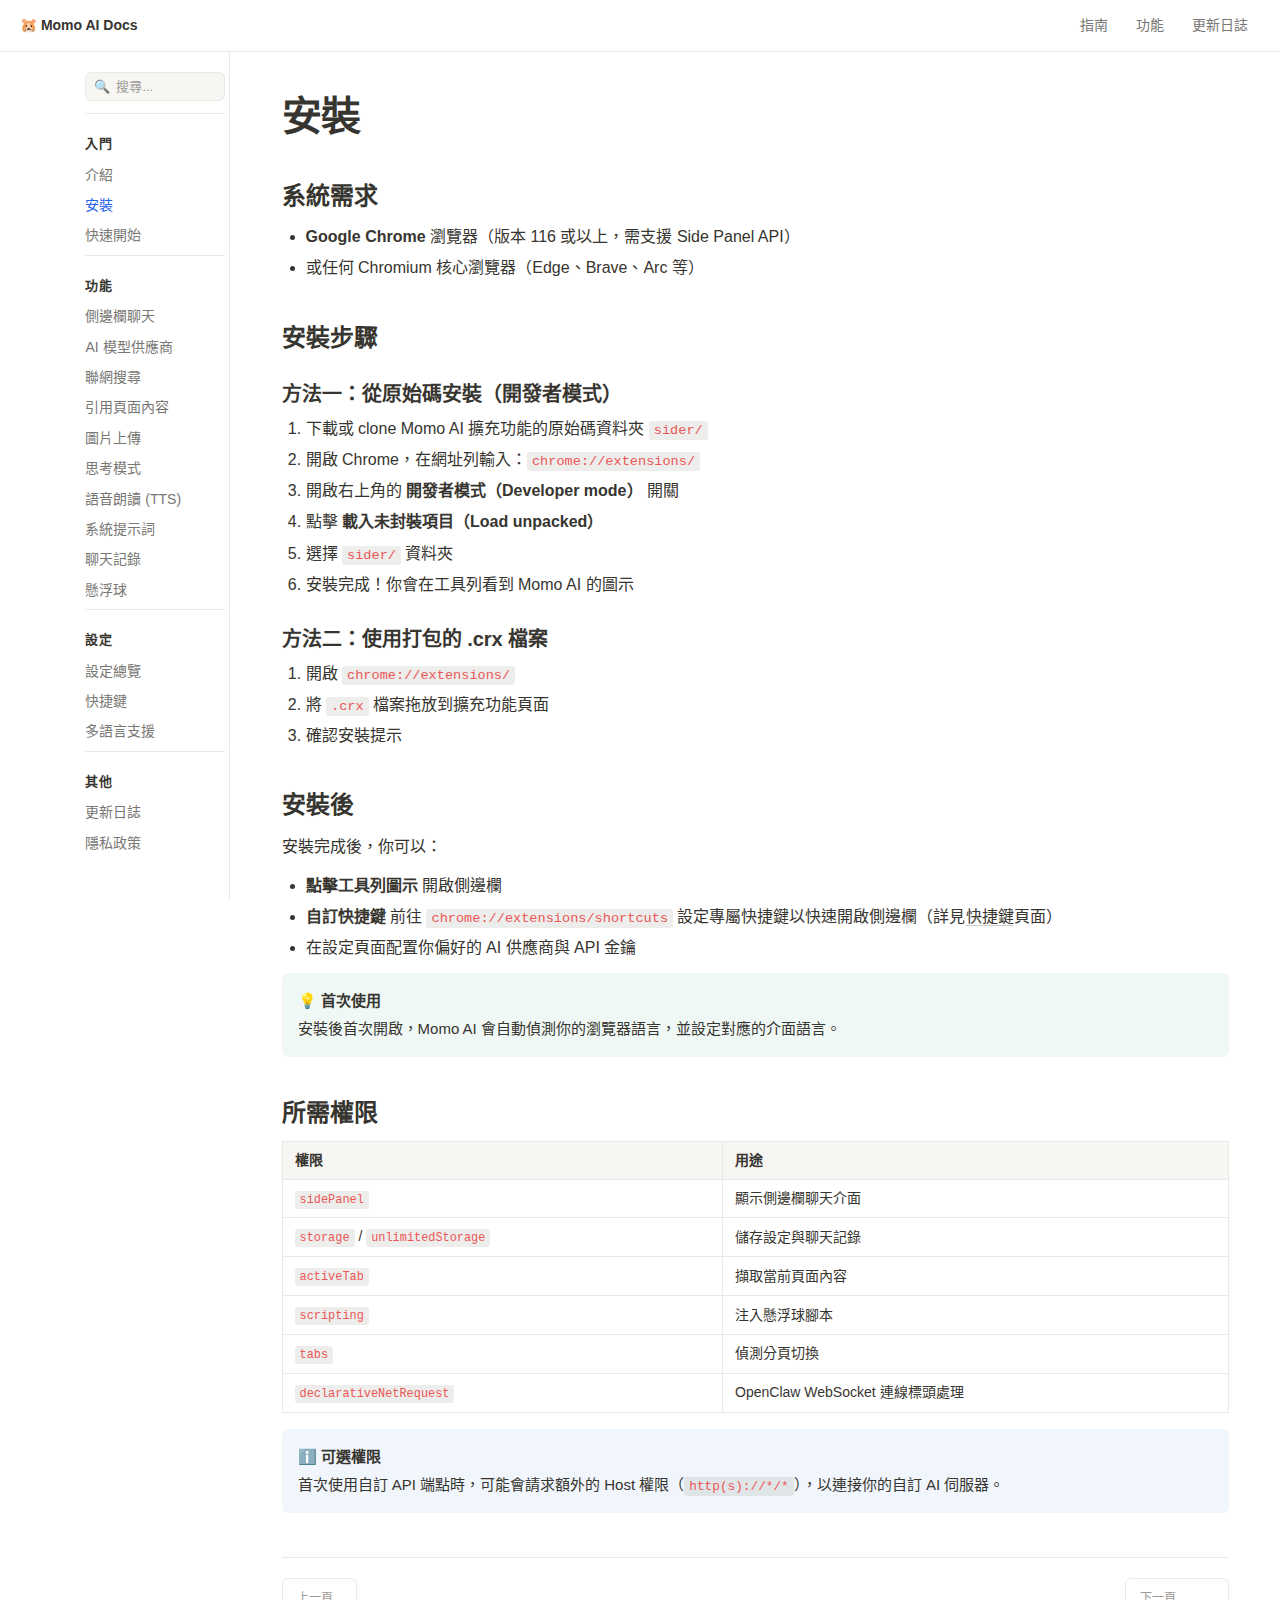
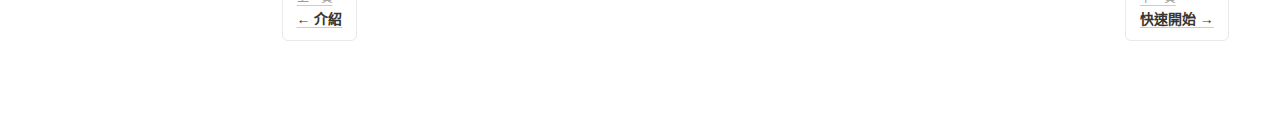
<file: installation.html>
<!DOCTYPE html>
<html lang="zh-TW">
<head>
  <meta charset="UTF-8">
  <meta name="viewport" content="width=device-width,initial-scale=1.0">
  <title>安裝 — Momo AI Docs</title>
  <link rel="stylesheet" href="docs.css">
  <script src="docs.js"></script>
</head>
<body>

<header class="site-header">
  <a class="logo" href="index.html">🐹 Momo AI Docs</a>
  <nav>
    <a href="index.html" class="hide-mobile">指南</a>
    <a href="sidebar-chat.html" class="hide-mobile">功能</a>
    <a href="changelog.html" class="hide-mobile">更新日誌</a>
    <button class="menu-toggle" aria-label="選單">☰</button>
  </nav>
</header>

<div class="backdrop"></div>
<div class="page-wrapper">

<aside class="sidebar">
  <div class="sidebar-search">
    <span class="search-icon">🔍</span>
    <input type="text" placeholder="搜尋...">
  </div>
  <div class="group-title">入門</div>
  <a href="index.html">介紹</a>
  <a href="installation.html">安裝</a>
  <a href="getting-started.html">快速開始</a>
  <div class="group-title">功能</div>
  <a href="sidebar-chat.html">側邊欄聊天</a>
  <a href="ai-providers.html">AI 模型供應商</a>
  <a href="web-search.html">聯網搜尋</a>
  <a href="page-capture.html">引用頁面內容</a>
  <a href="image-upload.html">圖片上傳</a>
  <a href="thinking-mode.html">思考模式</a>
  <a href="tts.html">語音朗讀 (TTS)</a>
  <a href="system-prompts.html">系統提示詞</a>
  <a href="chat-history.html">聊天記錄</a>
  <a href="float-ball.html">懸浮球</a>
  <div class="group-title">設定</div>
  <a href="settings.html">設定總覽</a>
  <a href="shortcuts.html">快捷鍵</a>
  <a href="i18n.html">多語言支援</a>
  <div class="group-title">其他</div>
  <a href="changelog.html">更新日誌</a>
  <a href="privacy.html">隱私政策</a>
</aside>

<main class="main-content">

<h1>安裝</h1>

<h2>系統需求</h2>
<ul>
  <li><strong>Google Chrome</strong> 瀏覽器（版本 116 或以上，需支援 Side Panel API）</li>
  <li>或任何 Chromium 核心瀏覽器（Edge、Brave、Arc 等）</li>
</ul>

<h2>安裝步驟</h2>

<h3>方法一：從原始碼安裝（開發者模式）</h3>
<ol>
  <li>下載或 clone Momo AI 擴充功能的原始碼資料夾 <code>sider/</code></li>
  <li>開啟 Chrome，在網址列輸入：<code>chrome://extensions/</code></li>
  <li>開啟右上角的 <strong>開發者模式（Developer mode）</strong> 開關</li>
  <li>點擊 <strong>載入未封裝項目（Load unpacked）</strong></li>
  <li>選擇 <code>sider/</code> 資料夾</li>
  <li>安裝完成！你會在工具列看到 Momo AI 的圖示</li>
</ol>

<h3>方法二：使用打包的 .crx 檔案</h3>
<ol>
  <li>開啟 <code>chrome://extensions/</code></li>
  <li>將 <code>.crx</code> 檔案拖放到擴充功能頁面</li>
  <li>確認安裝提示</li>
</ol>

<h2>安裝後</h2>
<p>安裝完成後，你可以：</p>
<ul>
  <li><strong>點擊工具列圖示</strong> 開啟側邊欄</li>
  <li><strong>自訂快捷鍵</strong> 前往 <code>chrome://extensions/shortcuts</code> 設定專屬快捷鍵以快速開啟側邊欄（詳見<a href="shortcuts.html">快捷鍵</a>頁面）</li>
  <li>在設定頁面配置你偏好的 AI 供應商與 API 金鑰</li>
</ul>

<div class="callout tip">
  <strong>💡 首次使用</strong>
  安裝後首次開啟，Momo AI 會自動偵測你的瀏覽器語言，並設定對應的介面語言。
</div>

<h2>所需權限</h2>
<table>
  <thead><tr><th>權限</th><th>用途</th></tr></thead>
  <tbody>
    <tr><td><code>sidePanel</code></td><td>顯示側邊欄聊天介面</td></tr>
    <tr><td><code>storage</code> / <code>unlimitedStorage</code></td><td>儲存設定與聊天記錄</td></tr>
    <tr><td><code>activeTab</code></td><td>擷取當前頁面內容</td></tr>
    <tr><td><code>scripting</code></td><td>注入懸浮球腳本</td></tr>
    <tr><td><code>tabs</code></td><td>偵測分頁切換</td></tr>
    <tr><td><code>declarativeNetRequest</code></td><td>OpenClaw WebSocket 連線標頭處理</td></tr>
  </tbody>
</table>

<div class="callout info">
  <strong>ℹ️ 可選權限</strong>
  首次使用自訂 API 端點時，可能會請求額外的 Host 權限（<code>http(s)://*/*</code>），以連接你的自訂 AI 伺服器。
</div>

<nav class="page-nav">
  <a href="index.html"><span class="label">上一頁</span><span class="title">← 介紹</span></a>
  <a href="getting-started.html"><span class="label">下一頁</span><span class="title">快速開始 →</span></a>
</nav>

</main>
</div>
</body>
</html>
</file>
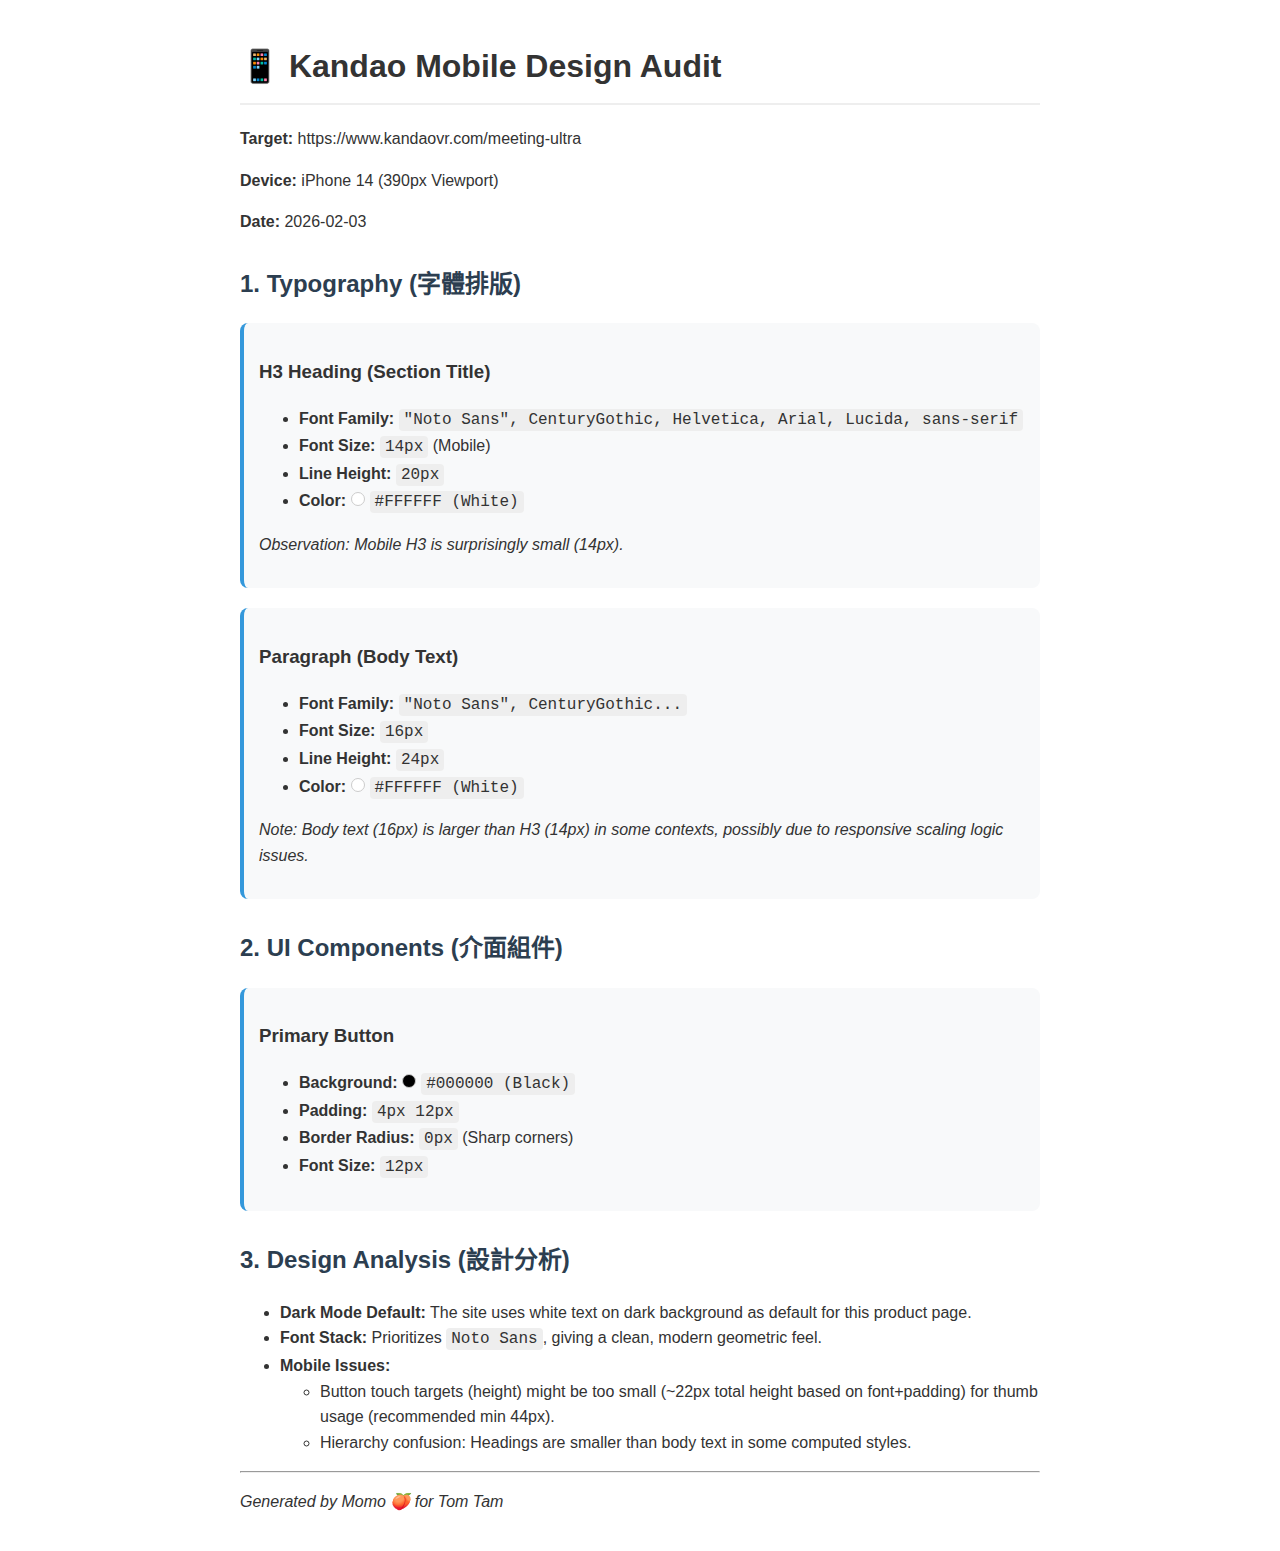
<file: kandao-report.html>
<!DOCTYPE html>
<html lang="zh-HK">
<head>
    <meta charset="UTF-8">
    <meta name="viewport" content="width=device-width, initial-scale=1.0">
    <title>Kandao Mobile Design Audit Report</title>
    <style>
        body { font-family: -apple-system, BlinkMacSystemFont, "Segoe UI", Roboto, Helvetica, Arial, sans-serif; line-height: 1.6; max-width: 800px; margin: 0 auto; padding: 20px; color: #333; }
        h1 { border-bottom: 2px solid #eee; padding-bottom: 10px; }
        h2 { margin-top: 30px; color: #2c3e50; }
        .data-card { background: #f8f9fa; border-radius: 8px; padding: 15px; margin-bottom: 20px; border-left: 4px solid #3498db; }
        code { background: #eee; padding: 2px 5px; border-radius: 4px; font-family: "Menlo", monospace; }
        .color-sample { display: inline-block; width: 12px; height: 12px; border-radius: 50%; margin-right: 5px; border: 1px solid #ccc; }
    </style>
</head>
<body>
    <h1>📱 Kandao Mobile Design Audit</h1>
    <p><strong>Target:</strong> https://www.kandaovr.com/meeting-ultra</p>
    <p><strong>Device:</strong> iPhone 14 (390px Viewport)</p>
    <p><strong>Date:</strong> 2026-02-03</p>

    <h2>1. Typography (字體排版)</h2>
    <div class="data-card">
        <h3>H3 Heading (Section Title)</h3>
        <ul>
            <li><strong>Font Family:</strong> <code>"Noto Sans", CenturyGothic, Helvetica, Arial, Lucida, sans-serif</code></li>
            <li><strong>Font Size:</strong> <code>14px</code> (Mobile)</li>
            <li><strong>Line Height:</strong> <code>20px</code></li>
            <li><strong>Color:</strong> <span class="color-sample" style="background: rgb(255, 255, 255);"></span><code>#FFFFFF (White)</code></li>
        </ul>
        <p><em>Observation: Mobile H3 is surprisingly small (14px).</em></p>
    </div>

    <div class="data-card">
        <h3>Paragraph (Body Text)</h3>
        <ul>
            <li><strong>Font Family:</strong> <code>"Noto Sans", CenturyGothic...</code></li>
            <li><strong>Font Size:</strong> <code>16px</code></li>
            <li><strong>Line Height:</strong> <code>24px</code></li>
            <li><strong>Color:</strong> <span class="color-sample" style="background: rgb(255, 255, 255);"></span><code>#FFFFFF (White)</code></li>
        </ul>
        <p><em>Note: Body text (16px) is larger than H3 (14px) in some contexts, possibly due to responsive scaling logic issues.</em></p>
    </div>

    <h2>2. UI Components (介面組件)</h2>
    <div class="data-card">
        <h3>Primary Button</h3>
        <ul>
            <li><strong>Background:</strong> <span class="color-sample" style="background: rgb(0, 0, 0);"></span><code>#000000 (Black)</code></li>
            <li><strong>Padding:</strong> <code>4px 12px</code></li>
            <li><strong>Border Radius:</strong> <code>0px</code> (Sharp corners)</li>
            <li><strong>Font Size:</strong> <code>12px</code></li>
        </ul>
    </div>

    <h2>3. Design Analysis (設計分析)</h2>
    <ul>
        <li><strong>Dark Mode Default:</strong> The site uses white text on dark background as default for this product page.</li>
        <li><strong>Font Stack:</strong> Prioritizes <code>Noto Sans</code>, giving a clean, modern geometric feel.</li>
        <li><strong>Mobile Issues:</strong>
            <ul>
                <li>Button touch targets (height) might be too small (~22px total height based on font+padding) for thumb usage (recommended min 44px).</li>
                <li>Hierarchy confusion: Headings are smaller than body text in some computed styles.</li>
            </ul>
        </li>
    </ul>

    <hr>
    <p><em>Generated by Momo 🍑 for Tom Tam</em></p>
</body>
</html>
</file>
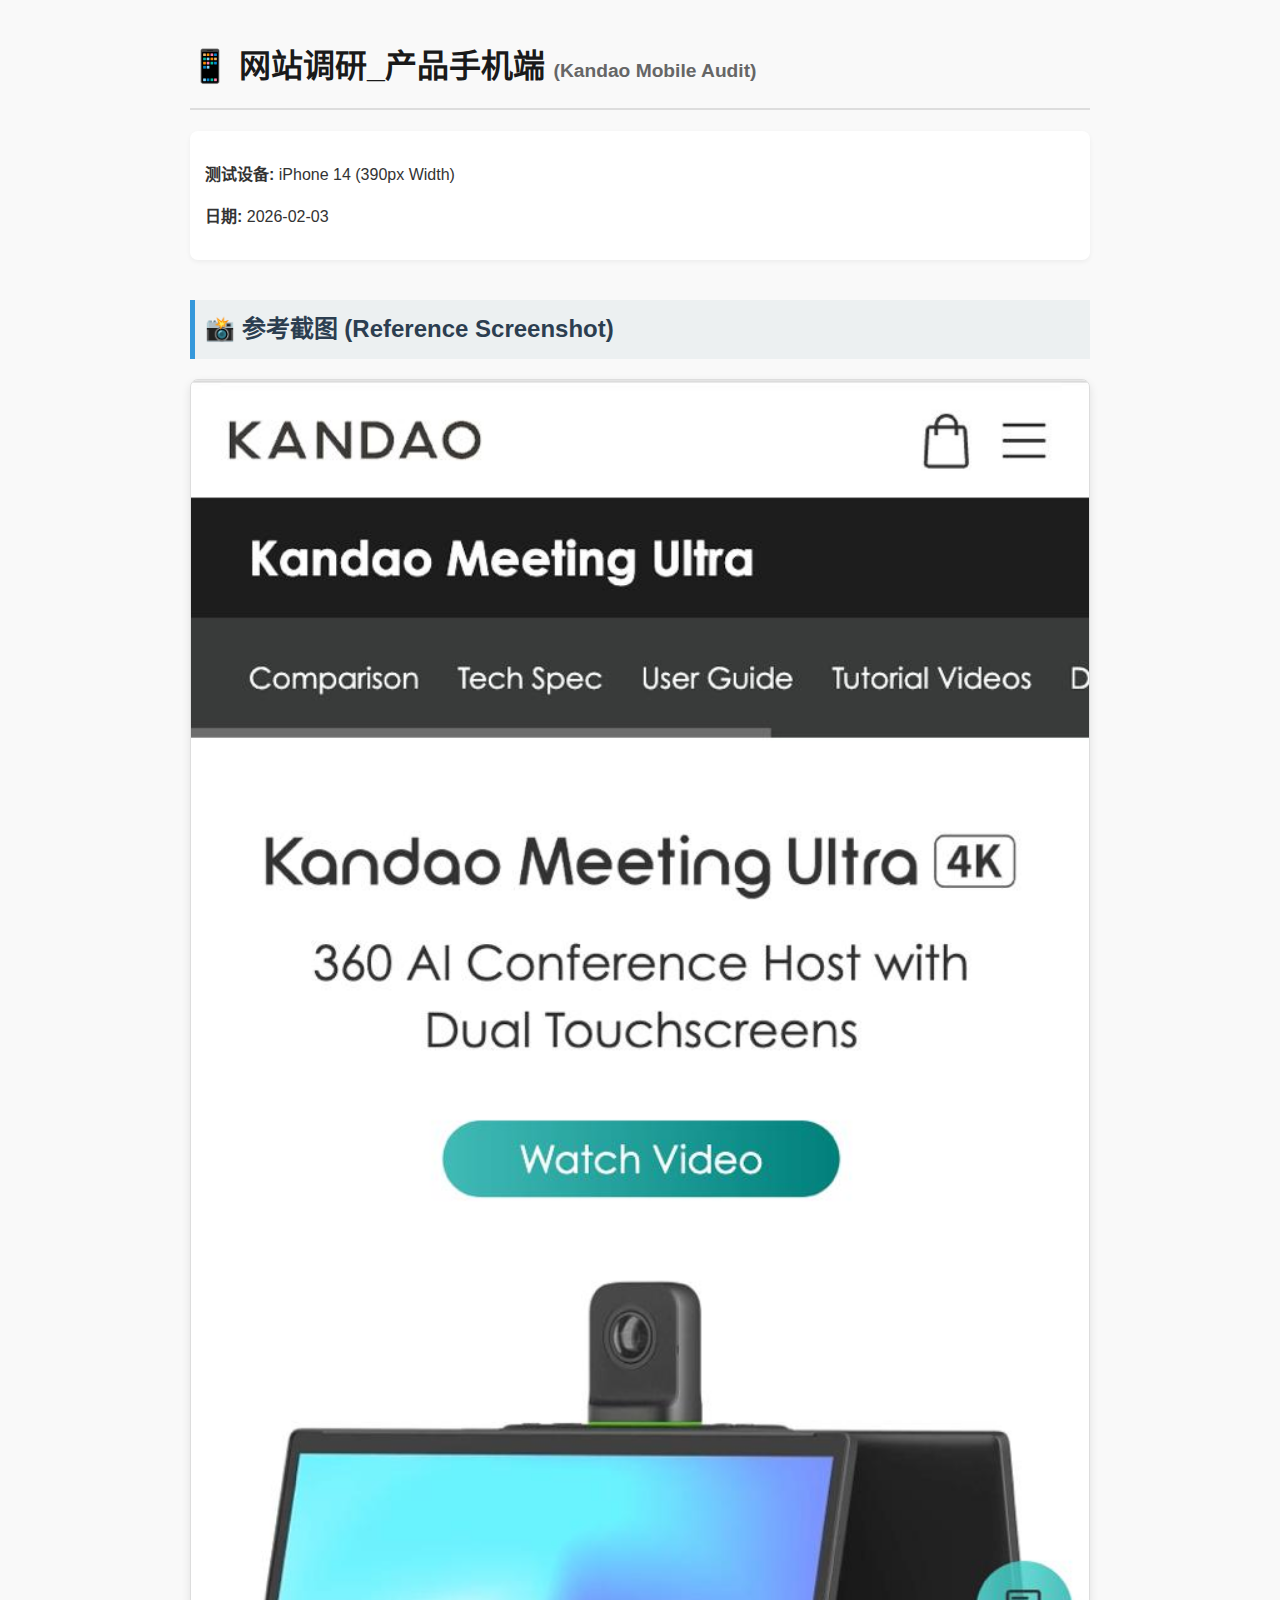
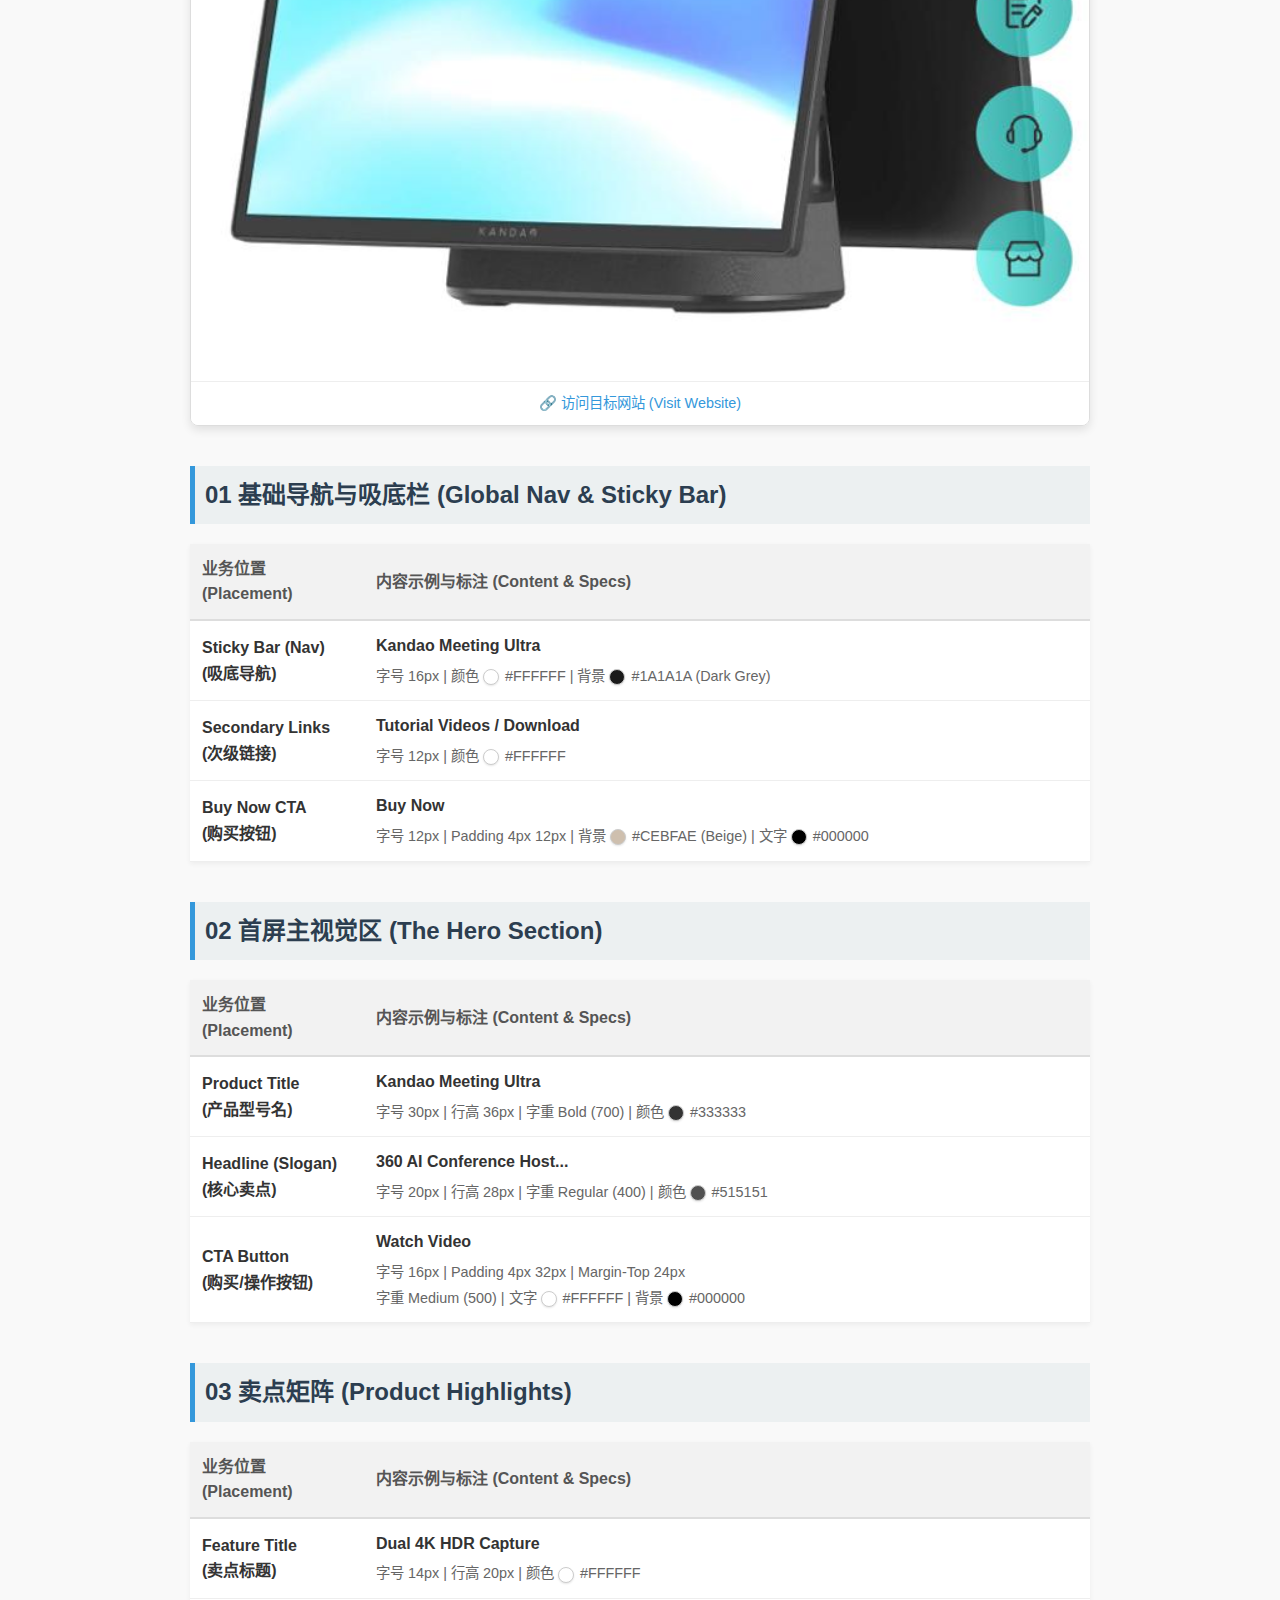
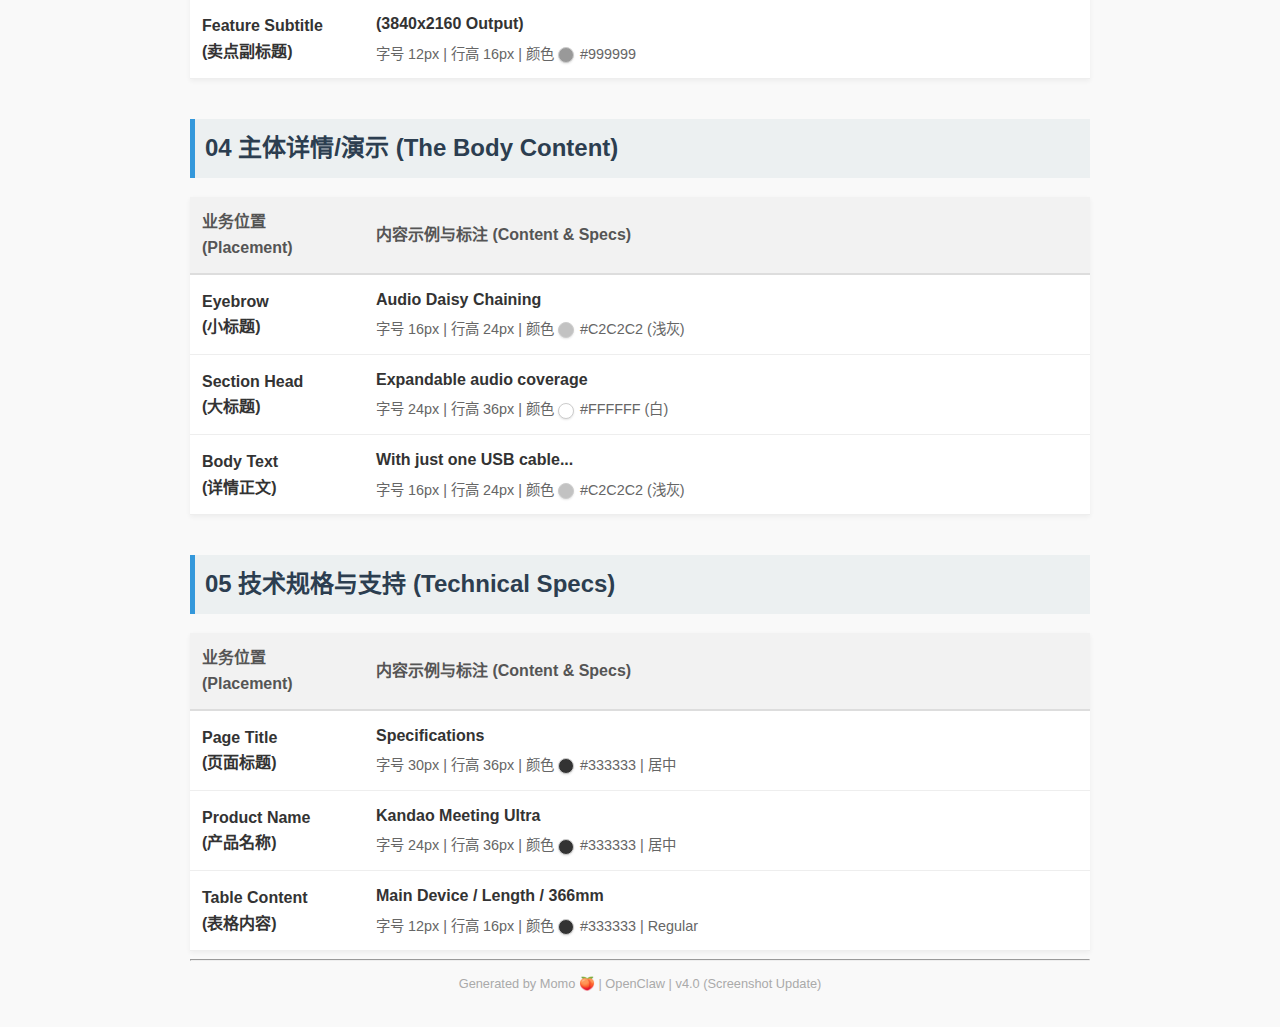
<file: kandao-typography.html>
<!DOCTYPE html>
<html lang="zh-HK">
<head>
    <meta charset="UTF-8">
    <meta name="viewport" content="width=device-width, initial-scale=1.0">
    <title>网站调研_产品手机端 | Kandao Audit</title>
    <style>
        body { font-family: -apple-system, BlinkMacSystemFont, "Segoe UI", Roboto, Helvetica, Arial, sans-serif; line-height: 1.6; max-width: 900px; margin: 0 auto; padding: 20px; color: #333; background-color: #f9f9f9; }
        h1 { border-bottom: 2px solid #ddd; padding-bottom: 15px; color: #1a1a1a; }
        h2 { margin-top: 40px; color: #2c3e50; border-left: 5px solid #3498db; padding-left: 10px; background: #ecf0f1; padding: 10px; }
        
        /* Table Styles */
        .spec-table { width: 100%; border-collapse: collapse; margin-top: 15px; background: white; box-shadow: 0 2px 5px rgba(0,0,0,0.05); }
        .spec-table th { background-color: #f2f2f2; padding: 12px; text-align: left; font-weight: 600; color: #555; border-bottom: 2px solid #ddd; }
        .spec-table td { padding: 12px; border-bottom: 1px solid #eee; vertical-align: middle; }
        .spec-table tr:hover { background-color: #f5f5f5; }
        
        /* Tags & Colors */
        .color-box { display: inline-block; width: 14px; height: 14px; border-radius: 50%; border: 1px solid #ccc; vertical-align: middle; margin-right: 6px; box-shadow: 0 1px 2px rgba(0,0,0,0.1); }
        .tag { display: inline-block; padding: 3px 8px; border-radius: 4px; font-size: 12px; font-weight: bold; color: white; text-transform: uppercase; }
        .tag-h1 { background-color: #e74c3c; }
        .tag-h2 { background-color: #e67e22; }
        .tag-h3 { background-color: #f39c12; }
        .tag-p { background-color: #27ae60; }
        .tag-btn { background-color: #3498db; }

        /* Screenshot Container */
        .screenshot-container { margin: 20px 0; border: 1px solid #ddd; border-radius: 8px; overflow: hidden; box-shadow: 0 4px 10px rgba(0,0,0,0.1); }
        .screenshot-container img { width: 100%; display: block; }
        .caption { padding: 10px; background: #fff; font-size: 0.9em; color: #777; border-top: 1px solid #eee; }

        .analysis-box { background: #fff3cd; border: 1px solid #ffeeba; padding: 15px; border-radius: 8px; margin-top: 15px; color: #856404; }
    </style>
</head>
<body>
    <h1>📱 网站调研_产品手机端 <small style="font-size:0.6em; color:#666;">(Kandao Mobile Audit)</small></h1>
    
    <div style="background: white; padding: 15px; border-radius: 8px; box-shadow: 0 2px 5px rgba(0,0,0,0.05);">
        <p><strong>测试设备:</strong> iPhone 14 (390px Width)</p>
        <p><strong>日期:</strong> 2026-02-03</p>
    </div>

    <!-- Screenshot (Moved to Top) -->
    <h2>📸 参考截图 (Reference Screenshot)</h2>
    <div class="screenshot-container">
        <img src="kandao_reference.jpg" alt="Hero Section Reference">
        <div class="caption" style="text-align:center; padding:10px;">
            <a href="https://www.kandaovr.com/meeting-ultra" target="_blank" style="color:#3498db; text-decoration:none;">🔗 访问目标网站 (Visit Website)</a>
        </div>
    </div>

    <!-- 01 Global Nav -->
    <h2>01 基础导航与吸底栏 (Global Nav & Sticky Bar)</h2>
    <table class="spec-table">
        <thead>
            <tr>
                <th width="150">业务位置 (Placement)</th>
                <th>内容示例与标注 (Content & Specs)</th>
            </tr>
        </thead>
        <tbody>
             <tr>
                <td><strong>Sticky Bar (Nav)<br>(吸底导航)</strong></td>
                <td>
                    <div style="font-weight:bold; margin-bottom:4px;">Kandao Meeting Ultra</div>
                    <span style="color:#666; font-size:0.9em;">
                        字号 16px | 颜色 <span class="color-box" style="background:#FFFFFF;"></span>#FFFFFF | 背景 <span class="color-box" style="background:#1a1a1a;"></span>#1A1A1A (Dark Grey)
                    </span>
                </td>
            </tr>
             <tr>
                <td><strong>Secondary Links<br>(次级链接)</strong></td>
                <td>
                    <div style="font-weight:bold; margin-bottom:4px;">Tutorial Videos / Download</div>
                    <span style="color:#666; font-size:0.9em;">
                        字号 12px | 颜色 <span class="color-box" style="background:#FFFFFF;"></span>#FFFFFF
                    </span>
                </td>
            </tr>
            <tr>
                <td><strong>Buy Now CTA<br>(购买按钮)</strong></td>
                <td>
                    <div style="font-weight:bold; margin-bottom:4px;">Buy Now</div>
                    <span style="color:#666; font-size:0.9em;">
                        字号 12px | Padding 4px 12px | 背景 <span class="color-box" style="background:#Cebfae;"></span>#CEBFAE (Beige) | 文字 <span class="color-box" style="background:#000000;"></span>#000000
                    </span>
                </td>
            </tr>
        </tbody>
    </table>

    <!-- 02 Hero -->
    <h2>02 首屏主视觉区 (The Hero Section)</h2>
    <table class="spec-table">
        <thead>
            <tr>
                <th width="150">业务位置 (Placement)</th>
                <th>内容示例与标注 (Content & Specs)</th>
            </tr>
        </thead>
        <tbody>
            <tr>
                <td><strong>Product Title<br>(产品型号名)</strong></td>
                <td>
                    <div style="font-weight:bold; margin-bottom:4px;">Kandao Meeting Ultra</div>
                    <span style="color:#666; font-size:0.9em;">
                        字号 30px | 行高 36px | 字重 Bold (700) | 颜色 <span class="color-box" style="background:#333333;"></span>#333333
                    </span>
                </td>
            </tr>
            <tr>
                <td><strong>Headline (Slogan)<br>(核心卖点)</strong></td>
                <td>
                    <div style="font-weight:bold; margin-bottom:4px;">360 AI Conference Host...</div>
                    <span style="color:#666; font-size:0.9em;">
                        字号 20px | 行高 28px | 字重 Regular (400) | 颜色 <span class="color-box" style="background:#515151;"></span>#515151
                    </span>
                </td>
            </tr>
            <tr>
                <td><strong>CTA Button<br>(购买/操作按钮)</strong></td>
                <td>
                    <div style="font-weight:bold; margin-bottom:4px;">Watch Video</div>
                    <span style="color:#666; font-size:0.9em;">
                        字号 16px | Padding 4px 32px | Margin-Top 24px<br>
                        字重 Medium (500) | 文字 <span class="color-box" style="background:#FFFFFF;"></span>#FFFFFF | 背景 <span class="color-box" style="background:#000000;"></span>#000000
                    </span>
                </td>
            </tr>
        </tbody>
    </table>

    <!-- 03 Matrix -->
    <h2>03 卖点矩阵 (Product Highlights)</h2>
    <table class="spec-table">
        <thead>
            <tr>
                <th width="150">业务位置 (Placement)</th>
                <th>内容示例与标注 (Content & Specs)</th>
            </tr>
        </thead>
        <tbody>
            <tr>
                <td><strong>Feature Title<br>(卖点标题)</strong></td>
                <td>
                    <div style="font-weight:bold; margin-bottom:4px;">Dual 4K HDR Capture</div>
                    <span style="color:#666; font-size:0.9em;">
                        字号 14px | 行高 20px | 颜色 <span class="color-box" style="background:#FFFFFF;"></span>#FFFFFF
                    </span>
                </td>
            </tr>
            <tr>
                <td><strong>Feature Subtitle<br>(卖点副标题)</strong></td>
                <td>
                    <div style="font-weight:bold; margin-bottom:4px;">(3840x2160 Output)</div>
                    <span style="color:#666; font-size:0.9em;">
                        字号 12px | 行高 16px | 颜色 <span class="color-box" style="background:#999999;"></span>#999999
                    </span>
                </td>
            </tr>
        </tbody>
    </table>

    <!-- 04 Demo -->
    <h2>04 主体详情/演示 (The Body Content)</h2>
    <table class="spec-table">
        <thead>
            <tr>
                <th width="150">业务位置 (Placement)</th>
                <th>内容示例与标注 (Content & Specs)</th>
            </tr>
        </thead>
        <tbody>
            <tr>
                <td><strong>Eyebrow<br>(小标题)</strong></td>
                <td>
                    <div style="font-weight:bold; margin-bottom:4px;">Audio Daisy Chaining</div>
                    <span style="color:#666; font-size:0.9em;">
                        字号 16px | 行高 24px | 颜色 <span class="color-box" style="background:#C2C2C2;"></span>#C2C2C2 (浅灰)
                    </span>
                </td>
            </tr>
            <tr>
                <td><strong>Section Head<br>(大标题)</strong></td>
                <td>
                    <div style="font-weight:bold; margin-bottom:4px;">Expandable audio coverage</div>
                    <span style="color:#666; font-size:0.9em;">
                        字号 24px | 行高 36px | 颜色 <span class="color-box" style="background:#FFFFFF;"></span>#FFFFFF (白)
                    </span>
                </td>
            </tr>
            <tr>
                <td><strong>Body Text<br>(详情正文)</strong></td>
                <td>
                    <div style="font-weight:bold; margin-bottom:4px;">With just one USB cable...</div>
                    <span style="color:#666; font-size:0.9em;">
                        字号 16px | 行高 24px | 颜色 <span class="color-box" style="background:#C2C2C2;"></span>#C2C2C2 (浅灰)
                    </span>
                </td>
            </tr>
        </tbody>
    </table>

    <!-- 05 Specs -->
    <h2>05 技术规格与支持 (Technical Specs)</h2>
    <table class="spec-table">
        <thead>
            <tr>
                <th width="150">业务位置 (Placement)</th>
                <th>内容示例与标注 (Content & Specs)</th>
            </tr>
        </thead>
        <tbody>
            <tr>
                <td><strong>Page Title<br>(页面标题)</strong></td>
                <td>
                    <div style="font-weight:bold; margin-bottom:4px;">Specifications</div>
                    <span style="color:#666; font-size:0.9em;">
                        字号 30px | 行高 36px | 颜色 <span class="color-box" style="background:#333333;"></span>#333333 | 居中
                    </span>
                </td>
            </tr>
            <tr>
                <td><strong>Product Name<br>(产品名称)</strong></td>
                <td>
                    <div style="font-weight:bold; margin-bottom:4px;">Kandao Meeting Ultra</div>
                    <span style="color:#666; font-size:0.9em;">
                        字号 24px | 行高 36px | 颜色 <span class="color-box" style="background:#333333;"></span>#333333 | 居中
                    </span>
                </td>
            </tr>
            <tr>
                <td><strong>Table Content<br>(表格内容)</strong></td>
                <td>
                    <div style="font-weight:bold; margin-bottom:4px;">Main Device / Length / 366mm</div>
                    <span style="color:#666; font-size:0.9em;">
                        字号 12px | 行高 16px | 颜色 <span class="color-box" style="background:#333333;"></span>#333333 | Regular
                    </span>
                </td>
            </tr>
        </tbody>
    </table>

    <hr>
    <p style="text-align: center; color: #aaa; font-size: 0.8em;">Generated by Momo 🍑 | OpenClaw | v4.0 (Screenshot Update)</p>
</body>
</html>
</file>
<file: docs.css>
/* ── Reset & Base ── */
*,*::before,*::after{box-sizing:border-box;margin:0;padding:0}
:root{
  /* Notion-style warm palette */
  --c-text:#37352f;
  --c-text-2:#787774;
  --c-text-3:#9b9a97;
  --c-bg:#ffffff;
  --c-bg-soft:#f7f6f3;
  --c-bg-mute:#f1f1ef;
  --c-bg-hover:rgba(55,53,47,.04);
  --c-border:#e9e9e7;
  --c-divider:#e9e9e7;
  --c-link:#37352f;
  --c-code:#eb5757;
  --sidebar-w:clamp(180px, 18vw, 270px);
  --sidebar-content-w:180px;
  --header-h:52px;
  --content-max:780px;
  --font-sans:ui-sans-serif,-apple-system,BlinkMacSystemFont,"Segoe UI","Noto Sans TC","Noto Sans SC",Helvetica,"Apple Color Emoji",Arial,sans-serif;
  --font-mono:ui-monospace,SFMono-Regular,"SF Mono",Menlo,Consolas,"Liberation Mono",monospace;
}
html{scroll-behavior:smooth;scroll-padding-top:calc(var(--header-h) + 24px)}
body{font-family:var(--font-sans);color:var(--c-text);background:var(--c-bg);line-height:1.5;-webkit-font-smoothing:antialiased;font-size:16px}
a{color:var(--c-link);text-decoration:none}
a:hover{text-decoration:underline}

/* ── Header ── */
.site-header{position:fixed;top:0;left:0;right:0;height:var(--header-h);background:#fff;border-bottom:1px solid var(--c-border);display:flex;align-items:center;padding:0 20px;z-index:100}
.site-header .logo{font-size:14px;font-weight:600;color:var(--c-text);display:flex;align-items:center;gap:6px}
.site-header .logo:hover{text-decoration:none}
.site-header nav{margin-left:auto;display:flex;align-items:center;gap:4px}
.site-header nav a{color:var(--c-text-2);font-size:14px;font-weight:500;padding:6px 12px;border-radius:6px;transition:background .12s}
.site-header nav a:hover{background:var(--c-bg-hover);text-decoration:none;color:var(--c-text)}
.menu-toggle{display:none;background:none;border:none;font-size:20px;cursor:pointer;color:var(--c-text);padding:4px 8px;border-radius:6px}
.menu-toggle:hover{background:var(--c-bg-hover)}

/* ── Layout ── */
.page-wrapper{display:flex;margin-top:var(--header-h);min-height:calc(100vh - var(--header-h))}

/* ── Sidebar ── */
.sidebar{position:fixed;top:var(--header-h);left:0;bottom:0;width:var(--sidebar-w);overflow-y:auto;padding:20px 4px 20px 16px;border-right:1px solid var(--c-border);background:#fff;z-index:50;transition:transform .25s ease}
.sidebar>*{margin-left:auto;width:140px;text-align:left}
.sidebar::-webkit-scrollbar{width:4px}
.sidebar::-webkit-scrollbar-thumb{background:var(--c-border);border-radius:4px}

/* Search */
.sidebar-search{position:relative;margin-bottom:12px}
.sidebar-search input{width:100%;padding:6px 10px 6px 30px;border:1px solid var(--c-border);border-radius:6px;font-size:13px;color:var(--c-text);background:var(--c-bg-soft);outline:none;transition:border-color .2s,background .2s}
.sidebar-search input:focus{border-color:#b4b4b0;background:#fff}
.sidebar-search input::placeholder{color:var(--c-text-3)}
.sidebar-search .search-icon{position:absolute;left:9px;top:50%;transform:translateY(-50%);color:var(--c-text-3);font-size:13px;pointer-events:none}

/* Nav groups */
.sidebar .group-title{font-size:13px;font-weight:700;color:var(--c-text);letter-spacing:.01em;padding:20px 0 6px;user-select:none;border-top:1px solid var(--c-border);margin-top:4px}
.sidebar .group-title:first-of-type{padding-top:4px;border-top:none;margin-top:0}
.sidebar a{display:block;padding:4px 0;border-radius:0;font-size:14px;color:var(--c-text-2);transition:color .12s;line-height:1.6}
.sidebar a:hover{color:var(--c-text);text-decoration:none;background:none}
.sidebar a.active{color:#2563eb;font-weight:500;background:none}
.sidebar a.hidden{display:none}

/* ── Main Content ── */
.main-content{margin-left:var(--sidebar-w);flex:1;padding:40px clamp(32px, 4vw, 64px) 80px clamp(40px, 4vw, 72px);max-width:calc(var(--content-max) + var(--sidebar-w) + 140px)}

.main-content h1{font-size:40px;font-weight:700;margin-bottom:4px;letter-spacing:-.02em;line-height:1.2;color:var(--c-text)}
.main-content .page-desc{font-size:16px;color:var(--c-text-2);margin-bottom:28px}
.main-content h2{font-size:24px;font-weight:600;margin-top:40px;margin-bottom:12px;padding-bottom:0;border-bottom:none;color:var(--c-text);line-height:1.3}
.main-content h3{font-size:20px;font-weight:600;margin-top:28px;margin-bottom:8px;color:var(--c-text);line-height:1.3}
.main-content h4{font-size:16px;font-weight:600;margin-top:20px;margin-bottom:6px;color:var(--c-text)}
.main-content p{margin-bottom:12px;color:var(--c-text);line-height:1.7}
.main-content ul,.main-content ol{margin-bottom:12px;padding-left:24px;line-height:1.7}
.main-content li{margin-bottom:4px}
.main-content strong{font-weight:600}
.main-content code{background:rgba(135,131,120,.15);padding:2px 5px;border-radius:3px;font-family:var(--font-mono);font-size:85%;color:var(--c-code)}
.main-content pre{background:var(--c-bg-soft);border:1px solid var(--c-border);border-radius:6px;padding:16px;overflow-x:auto;margin-bottom:16px}
.main-content pre code{background:none;padding:0;font-size:14px;line-height:1.6;color:var(--c-text)}
.main-content table{width:100%;border-collapse:collapse;margin-bottom:16px;font-size:14px}
.main-content th{background:var(--c-bg-soft);font-weight:600;text-align:left;padding:8px 12px;border:1px solid var(--c-border);font-size:14px}
.main-content td{padding:8px 12px;border:1px solid var(--c-border);font-size:14px}
.main-content tr:hover td{background:var(--c-bg-hover)}
.main-content img{max-width:100%;border-radius:6px}
.main-content a{color:var(--c-text);text-decoration:underline;text-decoration-color:rgba(55,53,47,.25);text-underline-offset:3px;transition:text-decoration-color .15s}
.main-content a:hover{text-decoration-color:var(--c-text)}

/* ── Callout boxes (Notion style) ── */
.callout{padding:16px 16px 16px 16px;border-radius:6px;margin-bottom:16px;font-size:15px;line-height:1.6}
.callout strong{display:block;margin-bottom:4px;font-size:15px}
.callout.tip{background:rgba(0,135,107,.06);color:var(--c-text)}
.callout.warning{background:rgba(203,145,47,.1);color:var(--c-text)}
.callout.info{background:rgba(46,124,209,.07);color:var(--c-text)}

/* ── Hero (index page) ── */
.hero{padding:64px 24px 48px;max-width:720px;margin:0 auto}
.hero h1{font-size:40px;font-weight:700;letter-spacing:-.02em;margin-bottom:12px;color:var(--c-text);line-height:1.2}
.hero .tagline{font-size:16px;color:var(--c-text-2);margin-bottom:28px;line-height:1.7}
.hero .actions{display:flex;gap:10px;flex-wrap:wrap}
.hero .actions a{display:inline-flex;align-items:center;padding:8px 20px;border-radius:6px;font-weight:500;font-size:14px;transition:all .15s}
.hero .actions .primary{background:var(--c-text);color:#fff}
.hero .actions .primary:hover{background:#555;text-decoration:none}
.hero .actions .secondary{border:1px solid var(--c-border);color:var(--c-text)}
.hero .actions .secondary:hover{border-color:#ccc;text-decoration:none}

/* Feature cards (index) */
.features-grid{display:grid;grid-template-columns:repeat(auto-fill,minmax(240px,1fr));gap:16px;padding:16px 24px 60px;max-width:720px;margin:0 auto}
.feature-card{background:#fff;border:1px solid var(--c-border);border-radius:8px;padding:20px;transition:box-shadow .2s}
.feature-card:hover{box-shadow:0 2px 12px rgba(55,53,47,.08)}
.feature-card .icon{font-size:24px;margin-bottom:8px}
.feature-card h3{font-size:14px;font-weight:600;margin-bottom:4px;color:var(--c-text)}
.feature-card p{font-size:14px;color:var(--c-text-2);line-height:1.55}

/* ── Footer ── */
.site-footer{text-align:center;padding:20px;color:var(--c-text-3);font-size:12px;border-top:1px solid var(--c-divider)}

/* ── Page nav ── */
.page-nav{display:flex;justify-content:space-between;margin-top:44px;padding-top:20px;border-top:1px solid var(--c-divider)}
.page-nav a{display:flex;flex-direction:column;padding:10px 14px;border:1px solid var(--c-border);border-radius:6px;max-width:48%;transition:border-color .15s}
.page-nav a:hover{border-color:#ccc;text-decoration:none}
.page-nav a .label{font-size:12px;color:var(--c-text-3);margin-bottom:2px}
.page-nav a .title{font-size:14px;font-weight:600;color:var(--c-text)}

/* ── Responsive ── */
@media(max-width:959px){
  .sidebar{transform:translateX(-100%);box-shadow:2px 0 12px rgba(0,0,0,.08)}
  .sidebar.open{transform:translateX(0)}
  .main-content{margin-left:0;padding:32px 24px 60px;max-width:none}
  .menu-toggle{display:block}
  .site-header nav a.hide-mobile{display:none}
}
@media(max-width:640px){
  .main-content{padding:24px 16px 48px}
  .main-content h1{font-size:28px}
  .main-content h2{font-size:20px}
  .main-content h3{font-size:17px}
  .hero{padding:32px 16px 28px}
  .hero h1{font-size:28px}
  .features-grid{grid-template-columns:1fr;padding:12px 16px 40px}
}
.backdrop{display:none;position:fixed;inset:0;background:rgba(0,0,0,.15);z-index:40}
.backdrop.show{display:block}

/* ── kbd tag ── */
kbd{background:rgba(135,131,120,.15);border:1px solid var(--c-border);border-radius:3px;padding:1px 5px;font-family:var(--font-mono);font-size:12px;color:var(--c-text)}
</file>
